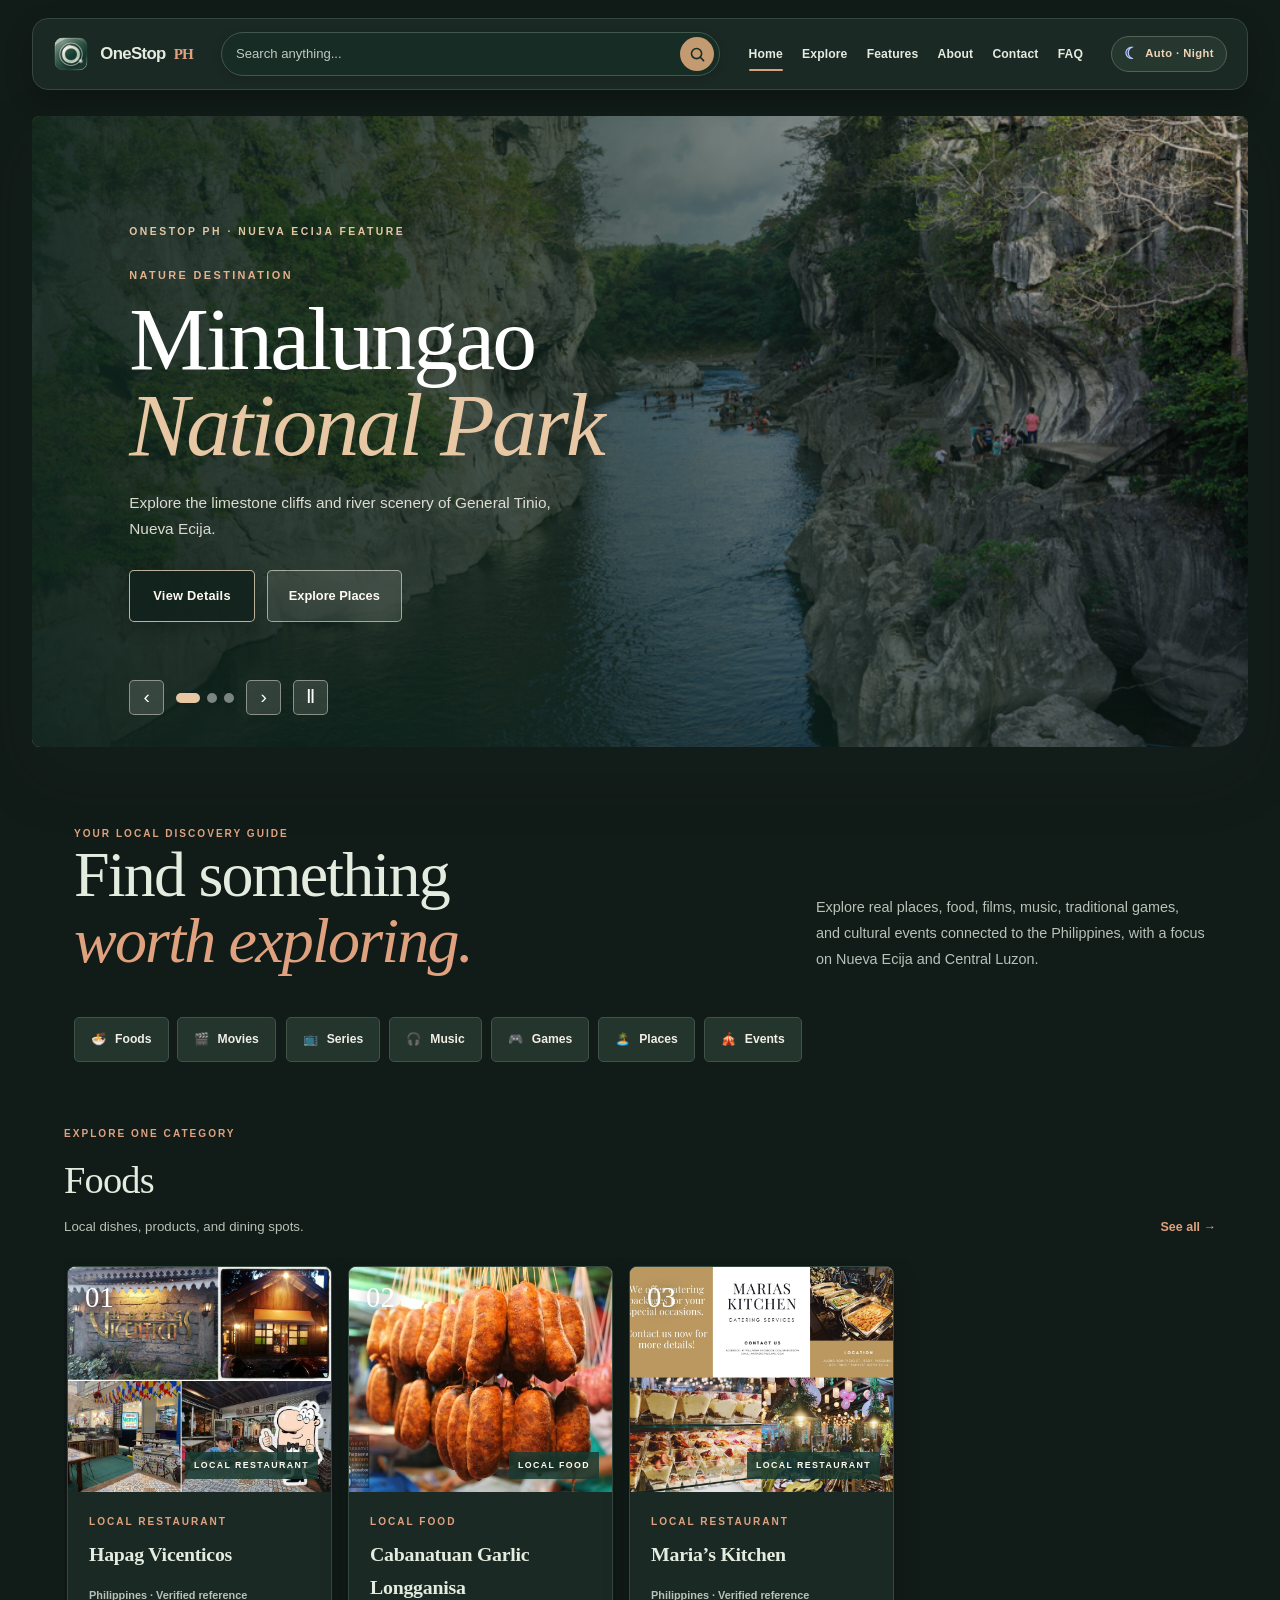
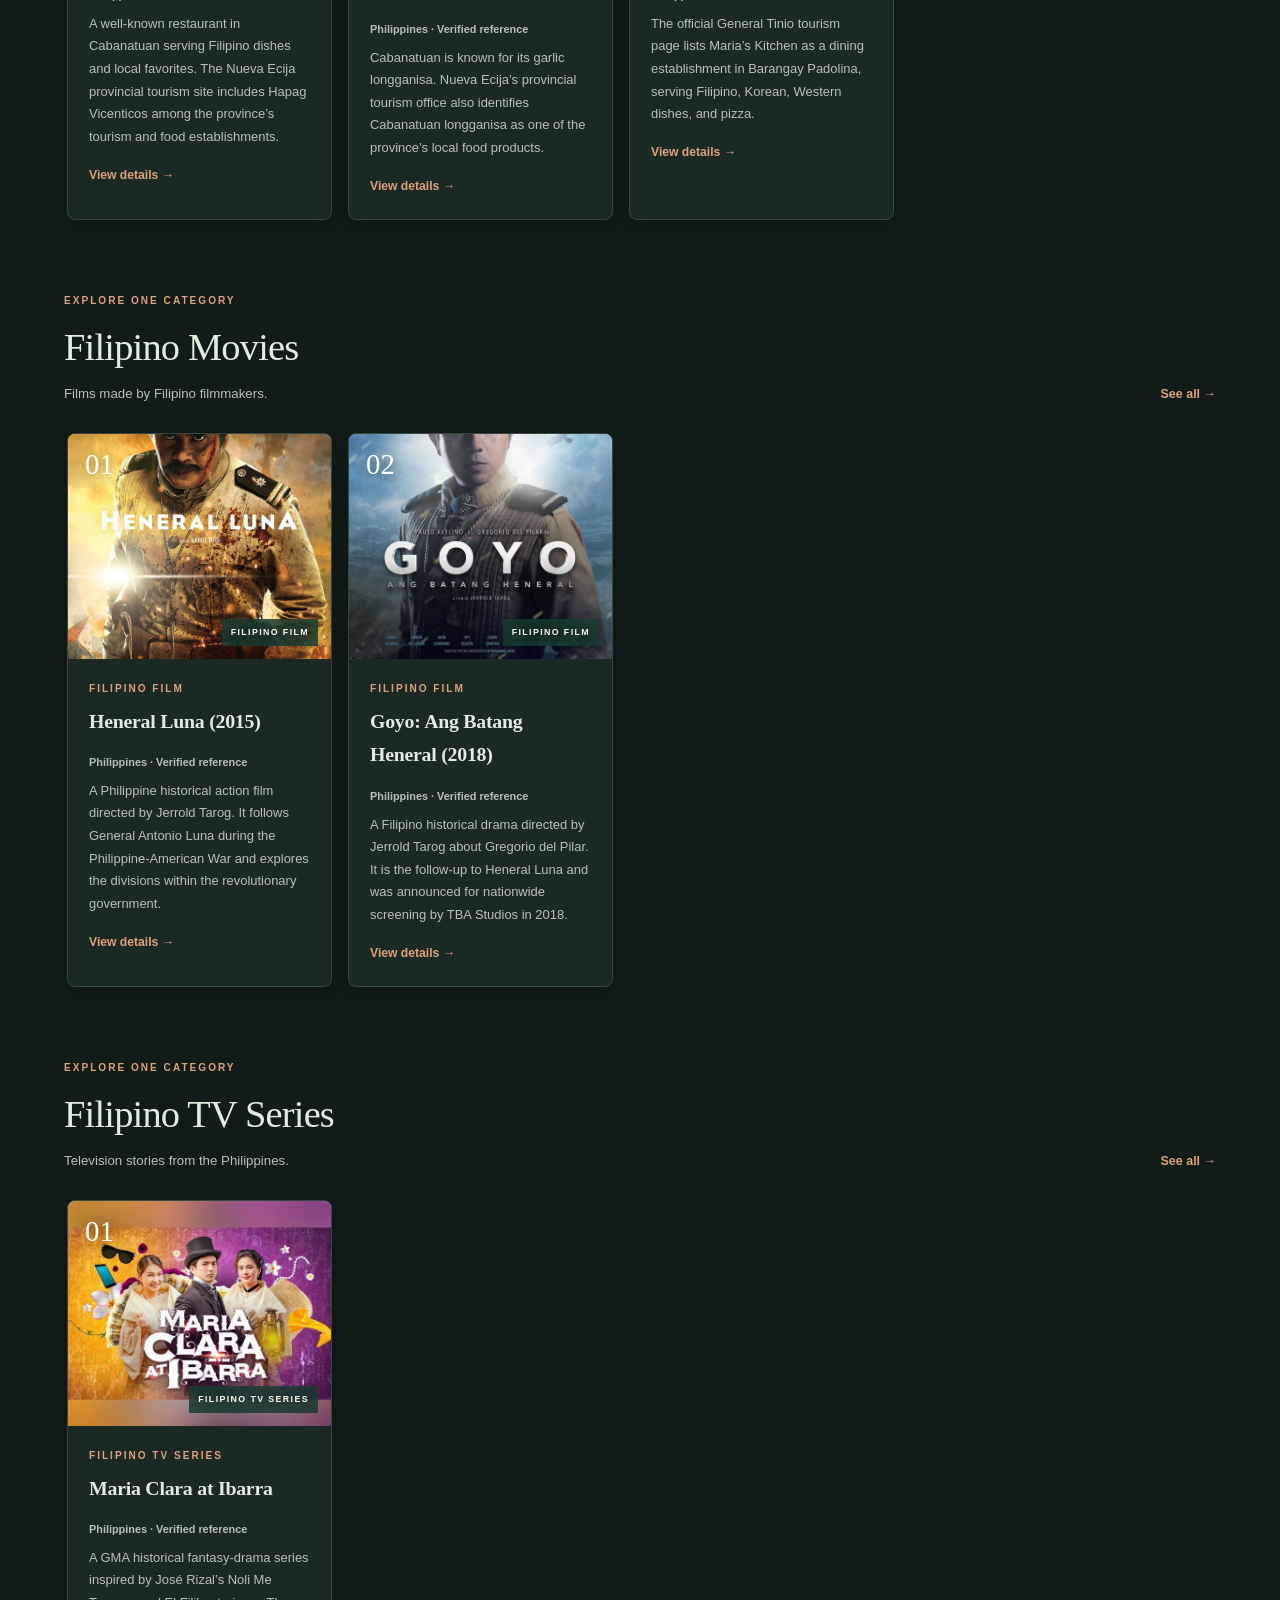
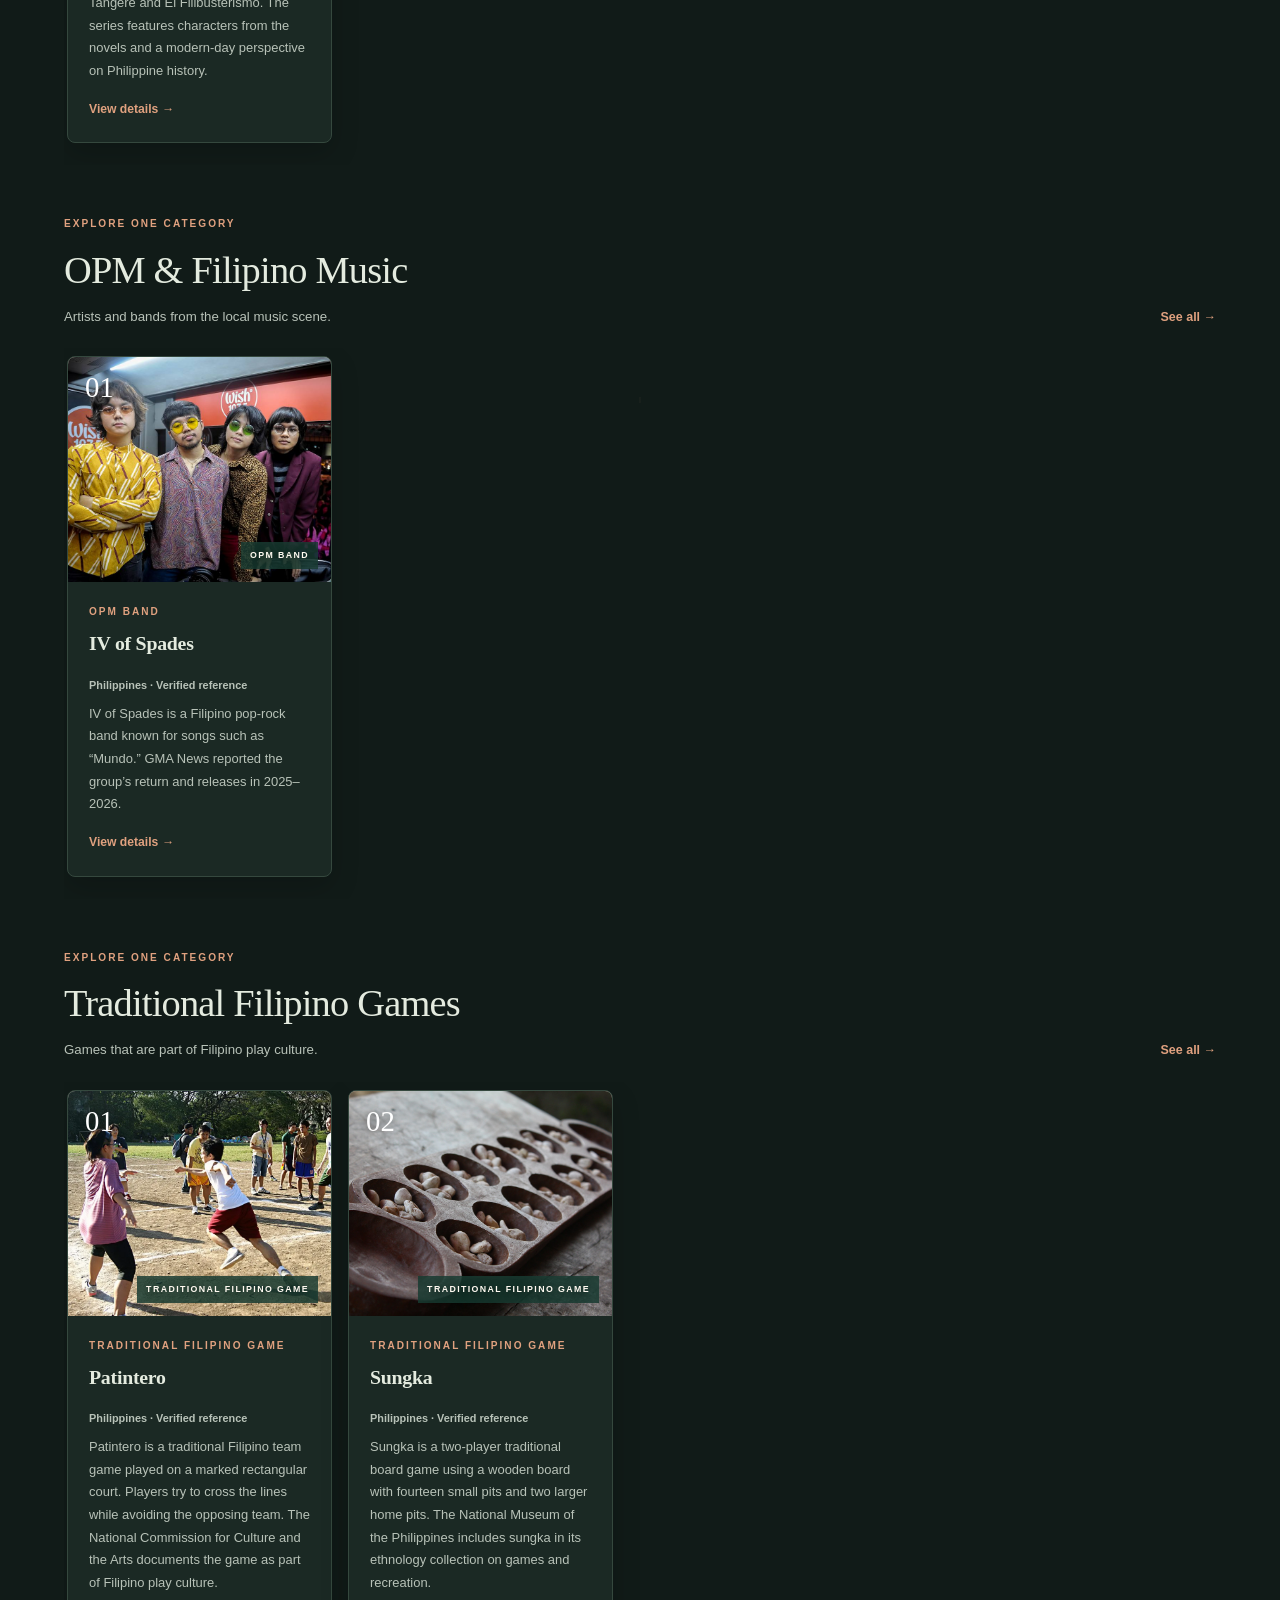
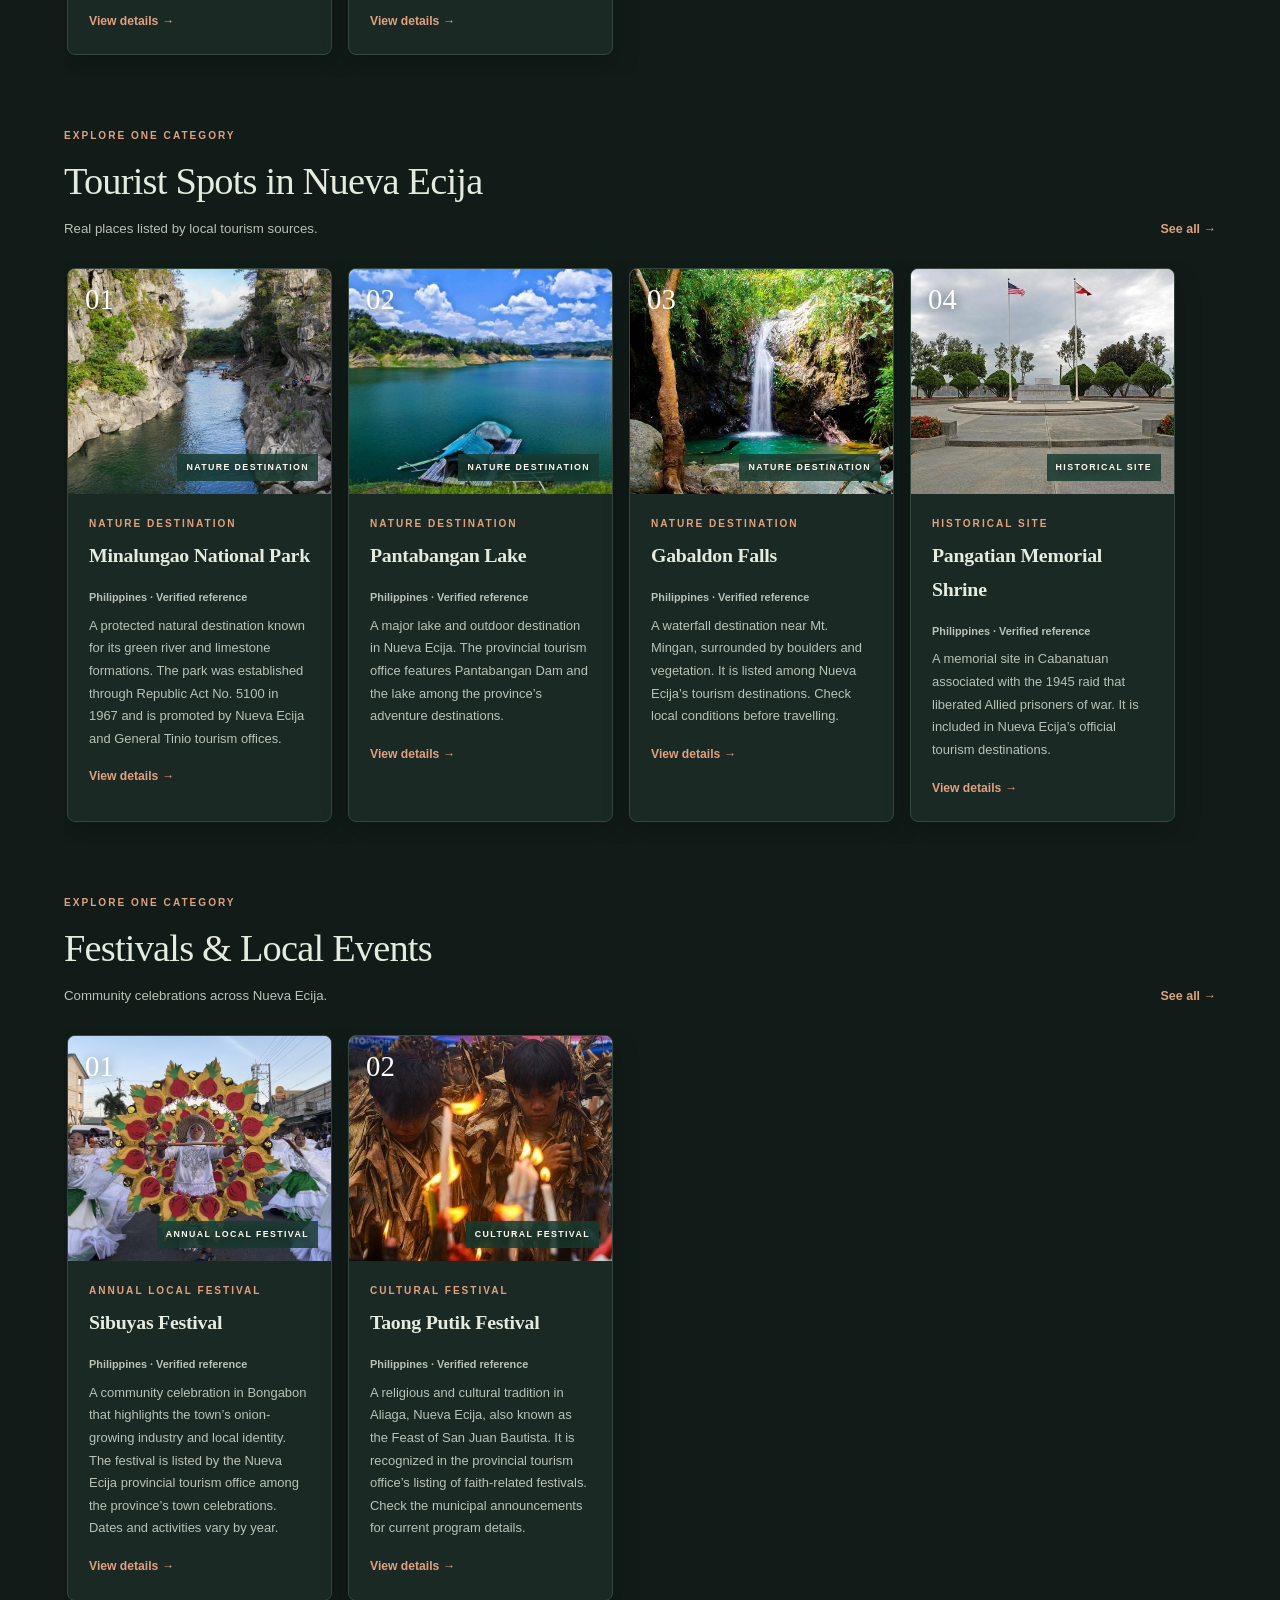
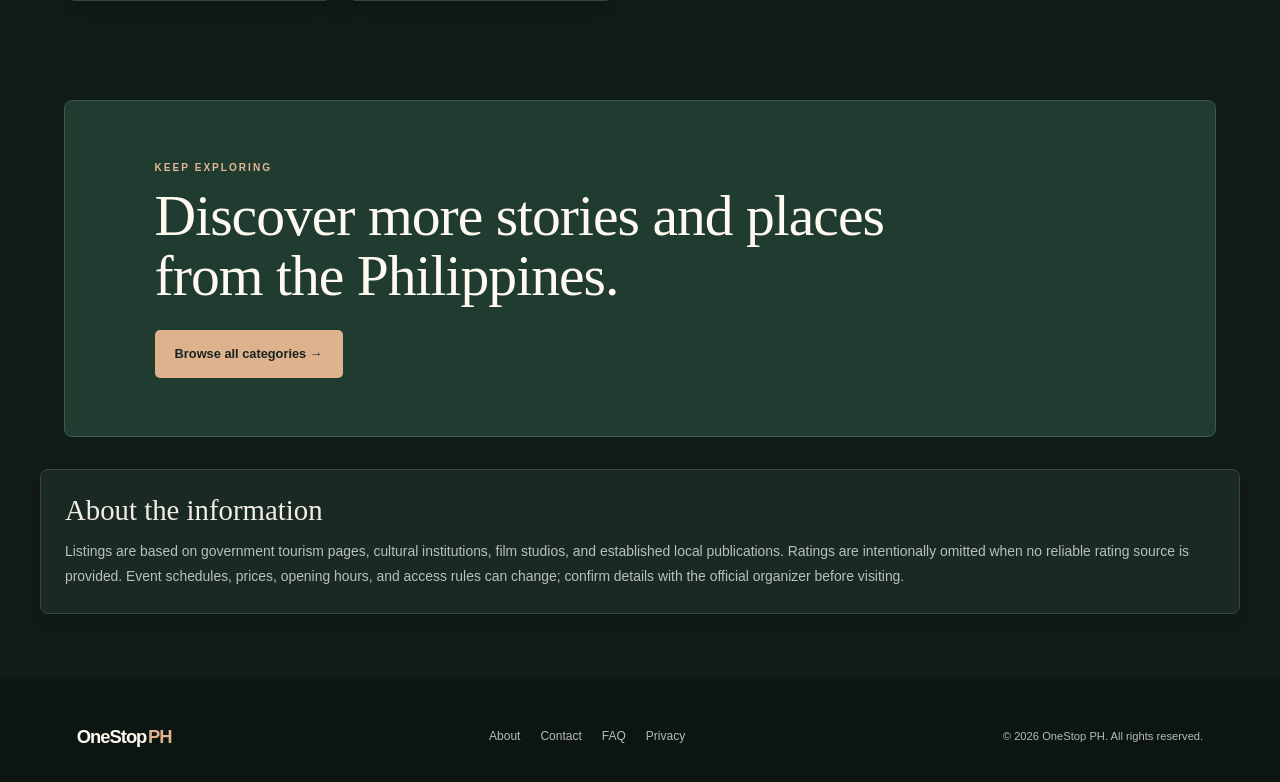
<file: index.html>
<!DOCTYPE html>
<html lang="en">
    <head>
        <meta charset="UTF-8">
        <meta name="viewport" content="width=device-width, initial-scale=1.0">
        <meta name="description" content="Discover Filipino food, entertainment, games, events, and destinations with OneStop PH.">

        <title>OneStop PH | Discover Something Local</title>

        <link rel="icon" type="image/svg+xml" href="assets/favicon.svg">
        <meta name="theme-color" content="#183b32">
        <link rel="stylesheet" href="css/style.css">
    </head>

    <body>
        <header class="site-header">
            <a href="index.html" class="logo" aria-label="OneStop PH home">
                <img src="assets/favicon.svg" alt="" class="brand-mark">
                <span class="brand-word">OneStop</span>
                <span class="brand-ph">PH</span>
            </a>

            <button
                class="day-indicator"
                id="themeToggle"
                type="button"
                aria-label="Change appearance mode"
                aria-pressed="false"
                title="Appearance: automatic"
            >
                <span class="day-icon" id="dayIcon" aria-hidden="true">◐</span>
                <span class="day-label" id="dayLabel">Auto</span>
            </button>

            <div class="header-actions">
                <form class="search-form" action="search.html" method="get">
                    <input
                        type="search"
                        name="q"
                        autocomplete="off"
                        placeholder="Search anything..."
                        aria-label="Search recommendations"
                    >

                    <button type="submit" aria-label="Submit search">
                        <svg
                            class="search-submit-icon"
                            viewBox="0 0 24 24"
                            aria-hidden="true"
                            focusable="false"
                        >
                            <circle cx="10.8" cy="10.8" r="6.4"/>
                            <path d="m15.5 15.5 4.2 4.2"/>
                        </svg>
                    </button>
                </form>

                <button
                    class="menu-toggle"
                    type="button"
                    aria-label="Toggle navigation"
                    aria-expanded="false"
                >
                    ☰
                </button>
            </div>

            <nav class="main-nav" aria-label="Main navigation">
                <a href="index.html" class="active">Home</a>
                <a href="search.html">Explore</a>
                <a href="features.html">Features</a>
                <a href="about.html">About</a>
                <a href="contact.html">Contact</a>
                <a href="faq.html">FAQ</a>
            </nav>
        </header>

        <main>
            <!-- Featured Hero Section -->
            <section class="featured-hero" aria-label="Featured local discoveries">
                <img
                    class="hero-background-image"
                    src="assets/images/recommendations/minalungaonationalpark.jpg"
                    alt="Minalungao National Park in Nueva Ecija"
                    fetchpriority="high"
                >

                <div class="hero-shade"></div>

                <div class="hero-feature active" data-slide="0">
                    <span class="featured-kicker">ONESTOP PH · NUEVA ECIJA FEATURE</span>

                    <p class="featured-category">NATURE DESTINATION</p>

                    <h1>
                        Minalungao<br>
                        <span>National Park</span>
                    </h1>

                    <p class="featured-description">
                        Explore the limestone cliffs and river scenery of General Tinio, Nueva Ecija.
                    </p>

                    <div class="featured-actions">
                        <a class="button button-light" href="detail.html?id=minalungao-national-park">
                            View Details
                        </a>

                        <a class="button button-glass" href="search.html?cat=spots">
                            Explore Places
                        </a>
                    </div>
                </div>

                <div class="hero-feature" data-slide="1">
                    <span class="featured-kicker">ONESTOP PH · LOCAL FOOD</span>

                    <p class="featured-category">FOODS</p>

                    <h1>
                        Cabanatuan<br>
                        <span>Garlic Longganisa</span>
                    </h1>

                    <p class="featured-description">
                        Discover a signature food product recognized by Nueva Ecija’s provincial tourism office.
                    </p>

                    <div class="featured-actions">
                        <a class="button button-light" href="detail.html?id=cabanatuan-longganisa">
                            View Details
                        </a>

                        <a class="button button-glass" href="category.html">
                            Explore Foods
                        </a>
                    </div>
                </div>

                <div class="hero-feature" data-slide="2">
                    <span class="featured-kicker">ONESTOP PH · CULTURAL FESTIVAL</span>

                    <p class="featured-category">LOCAL EVENTS</p>

                    <h1>
                        Sibuyas<br>
                        <span>Festival</span>
                    </h1>

                    <p class="featured-description">
                        A Bongabon celebration highlighting the town’s onion-growing heritage.
                    </p>

                    <div class="featured-actions">
                        <a class="button button-light" href="detail.html?id=sibuyas-festival">
                            View Details
                        </a>

                        <a class="button button-glass" href="search.html?cat=events">
                            Explore Events
                        </a>
                    </div>
                </div>

                <div class="hero-controls">
                    <button
                        class="hero-prev"
                        type="button"
                        aria-label="Previous featured recommendation"
                    >
                        ‹
                    </button>

                    <div class="hero-dots">
                        <button
                            class="hero-dot active"
                            type="button"
                            aria-label="Show featured item 1"
                        ></button>

                        <button
                            class="hero-dot"
                            type="button"
                            aria-label="Show featured item 2"
                        ></button>

                        <button
                            class="hero-dot"
                            type="button"
                            aria-label="Show featured item 3"
                        ></button>
                    </div>

                    <button
                        class="hero-next"
                        type="button"
                        aria-label="Next featured recommendation"
                    >
                        ›
                    </button>

                    <button
                        class="hero-pause"
                        type="button"
                        aria-label="Pause automatic featured rotation"
                    >
                        Ⅱ
                    </button>
                </div>
            </section>

            <!-- Home Introduction Section -->
            <section class="home-intro">
                <div>
                    <p class="eyebrow">YOUR LOCAL DISCOVERY GUIDE</p>

                    <h2>
                        Find something<br>
                        <span>worth exploring.</span>
                    </h2>
                </div>

                <p>
                    Explore real places, food, films, music, traditional games, and cultural events connected to the Philippines, with a focus on Nueva Ecija and Central Luzon.
                </p>
            </section>

            <!-- Quick Categories Section -->
            <section class="quick-categories">
                <a href="category.html">🍜 <span>Foods</span></a>
                <a href="search.html?cat=movies">🎬 <span>Movies</span></a>
                <a href="search.html?cat=series">📺 <span>Series</span></a>
                <a href="search.html?cat=music">🎧 <span>Music</span></a>
                <a href="search.html?cat=games">🎮 <span>Games</span></a>
                <a href="search.html?cat=spots">🏝️ <span>Places</span></a>
                <a href="search.html?cat=events">🎪 <span>Events</span></a>
            </section>

            <!-- Foods Section -->
            <section class="content-row" aria-label="Foods">
                <div class="row-heading">
                    <div>
                        <p class="eyebrow">EXPLORE ONE CATEGORY</p>
                        <h2>Foods</h2>
                        <p>Local dishes, products, and dining spots.</p>
                    </div>

                    <a href="category.html" class="row-see-all">
                        See all <span>→</span>
                    </a>
                </div>

                <div class="carousel-shell">
                    <button
                        class="row-arrow row-prev"
                        type="button"
                        aria-label="Scroll Food & Restaurants left"
                    >
                        ‹
                    </button>

                    <div class="horizontal-track" tabindex="0">
                        <article
                            class="recommendation-card row-card"
                            data-id="hapag-vicenticos"
                            data-name="Hapag Vicenticos"
                            data-category="food"
                            data-keywords="restaurant Filipino food Cabanatuan Nueva Ecija dining"
                        >
                            <div class="visual visual-food">
                                <img
                                    class="card-image"
                                    src="assets/images/recommendations/Vicenticos.jpg"
                                    alt="Hapag Vicenticos restaurant facade and dining area"
                                    loading="lazy"
                                    referrerpolicy="no-referrer"
                                >

                                <span>01</span>
                                <small>LOCAL RESTAURANT</small>
                            </div>

                            <div class="card-body">
                                <p class="tag">LOCAL RESTAURANT</p>
                                <h3>Hapag Vicenticos</h3>

                                <div class="rating">
                                    <strong>Philippines · Verified reference</strong>
                                </div>

                                <p>
                                    A well-known restaurant in Cabanatuan serving Filipino dishes and local favorites. The Nueva Ecija provincial tourism site includes Hapag Vicenticos among the province’s tourism and food establishments.
                                </p>

                                <a class="text-link" href="detail.html?id=hapag-vicenticos">
                                    View details →
                                </a>
                            </div>
                        </article>

                        <article
                            class="recommendation-card row-card"
                            data-id="cabanatuan-longganisa"
                            data-name="Cabanatuan Garlic Longganisa"
                            data-category="food"
                            data-keywords="longganisa garlic sausage local food Cabanatuan Nueva Ecija"
                        >
                            <div class="visual visual-food">
                                <img
                                    class="card-image"
                                    src="assets/images/recommendations/cabanatuan_longanisa.jpg"
                                    alt="Cabanatuan garlic longganisa at a local market"
                                    loading="lazy"
                                    referrerpolicy="no-referrer"
                                >

                                <span>02</span>
                                <small>LOCAL FOOD</small>
                            </div>

                            <div class="card-body">
                                <p class="tag">LOCAL FOOD</p>
                                <h3>Cabanatuan Garlic Longganisa</h3>

                                <div class="rating">
                                    <strong>Philippines · Verified reference</strong>
                                </div>

                                <p>
                                    Cabanatuan is known for its garlic longganisa. Nueva Ecija’s provincial tourism office also identifies Cabanatuan longganisa as one of the province’s local food products.
                                </p>

                                <a class="text-link" href="detail.html?id=cabanatuan-longganisa">
                                    View details →
                                </a>
                            </div>
                        </article>

                        <article
                            class="recommendation-card row-card"
                            data-id="marias-kitchen"
                            data-name="Maria’s Kitchen"
                            data-category="food"
                            data-keywords="restaurant Filipino Korean Western pizza General Tinio"
                        >
                            <div class="visual visual-food">
                                <img
                                    class="card-image"
                                    src="assets/images/recommendations/marias_kitchen.jpg"
                                    alt="Filipino food from Nueva Ecija; illustrative food photograph"
                                    loading="lazy"
                                    referrerpolicy="no-referrer"
                                >

                                <span>03</span>
                                <small>LOCAL RESTAURANT</small>
                            </div>

                            <div class="card-body">
                                <p class="tag">LOCAL RESTAURANT</p>
                                <h3>Maria’s Kitchen</h3>

                                <div class="rating">
                                    <strong>Philippines · Verified reference</strong>
                                </div>

                                <p>
                                    The official General Tinio tourism page lists Maria’s Kitchen as a dining establishment in Barangay Padolina, serving Filipino, Korean, Western dishes, and pizza.
                                </p>

                                <a class="text-link" href="detail.html?id=marias-kitchen">
                                    View details →
                                </a>
                            </div>
                        </article>
                    </div>

                    <button
                        class="row-arrow row-next"
                        type="button"
                        aria-label="Scroll Food & Restaurants right"
                    >
                        ›
                    </button>
                </div>
            </section>

            <!-- Filipino Movies Section -->
            <section class="content-row" aria-label="Filipino Movies">
                <div class="row-heading">
                    <div>
                        <p class="eyebrow">EXPLORE ONE CATEGORY</p>
                        <h2>Filipino Movies</h2>
                        <p>Films made by Filipino filmmakers.</p>
                    </div>

                    <a href="search.html?cat=movies" class="row-see-all">
                        See all <span>→</span>
                    </a>
                </div>

                <div class="carousel-shell">
                    <button
                        class="row-arrow row-prev"
                        type="button"
                        aria-label="Scroll Filipino Movies left"
                    >
                        ‹
                    </button>

                    <div class="horizontal-track" tabindex="0">
                        <article
                            class="recommendation-card row-card"
                            data-id="heneral-luna"
                            data-name="Heneral Luna (2015)"
                            data-category="movies"
                            data-keywords="movie film historical action Jerrold Tarog John Arcilla TBA Studios"
                        >
                            <div class="visual visual-film">
                                <img
                                    class="card-image"
                                    src="assets/images/recommendations/heneral_luna.webp"
                                    alt="Heneral Luna film poster"
                                    loading="lazy"
                                    referrerpolicy="no-referrer"
                                >

                                <span>01</span>
                                <small>FILIPINO FILM</small>
                            </div>

                            <div class="card-body">
                                <p class="tag">FILIPINO FILM</p>
                                <h3>Heneral Luna (2015)</h3>

                                <div class="rating">
                                    <strong>Philippines · Verified reference</strong>
                                </div>

                                <p>
                                    A Philippine historical action film directed by Jerrold Tarog. It follows General Antonio Luna during the Philippine-American War and explores the divisions within the revolutionary government.
                                </p>

                                <a class="text-link" href="detail.html?id=heneral-luna">
                                    View details →
                                </a>
                            </div>
                        </article>

                        <article
                            class="recommendation-card row-card"
                            data-id="goyo-ang-batang-heneral"
                            data-name="Goyo: Ang Batang Heneral (2018)"
                            data-category="movies"
                            data-keywords="movie film historical drama Paulo Avelino Jerrold Tarog"
                        >
                            <div class="visual visual-film">
                                <img
                                    class="card-image"
                                    src="assets/images/recommendations/goyo_ang_batang_heneral.jpg"
                                    alt="Goyo Ang Batang Heneral film poster"
                                    loading="lazy"
                                    referrerpolicy="no-referrer"
                                >

                                <span>02</span>
                                <small>FILIPINO FILM</small>
                            </div>

                            <div class="card-body">
                                <p class="tag">FILIPINO FILM</p>
                                <h3>Goyo: Ang Batang Heneral (2018)</h3>

                                <div class="rating">
                                    <strong>Philippines · Verified reference</strong>
                                </div>

                                <p>
                                    A Filipino historical drama directed by Jerrold Tarog about Gregorio del Pilar. It is the follow-up to Heneral Luna and was announced for nationwide screening by TBA Studios in 2018.
                                </p>

                                <a class="text-link" href="detail.html?id=goyo-ang-batang-heneral">
                                    View details →
                                </a>
                            </div>
                        </article>
                    </div>

                    <button
                        class="row-arrow row-next"
                        type="button"
                        aria-label="Scroll Filipino Movies right"
                    >
                        ›
                    </button>
                </div>
            </section>

            <!-- Filipino TV Series Section -->
            <section class="content-row" aria-label="Filipino TV Series">
                <div class="row-heading">
                    <div>
                        <p class="eyebrow">EXPLORE ONE CATEGORY</p>
                        <h2>Filipino TV Series</h2>
                        <p>Television stories from the Philippines.</p>
                    </div>

                    <a href="search.html?cat=series" class="row-see-all">
                        See all <span>→</span>
                    </a>
                </div>

                <div class="carousel-shell">
                    <button
                        class="row-arrow row-prev"
                        type="button"
                        aria-label="Scroll Filipino TV Series left"
                    >
                        ‹
                    </button>

                    <div class="horizontal-track" tabindex="0">
                        <article
                            class="recommendation-card row-card"
                            data-id="maria-clara-at-ibarra"
                            data-name="Maria Clara at Ibarra"
                            data-category="series"
                            data-keywords="GMA television series historical drama Barbie Forteza Dennis Trillo"
                        >
                            <div class="visual visual-film">
                                <img
                                    class="card-image"
                                    src="assets/images/recommendations/mariaclara_ibarra.png"
                                    alt="Maria Clara at Ibarra promotional image"
                                    loading="lazy"
                                    referrerpolicy="no-referrer"
                                >

                                <span>01</span>
                                <small>FILIPINO TV SERIES</small>
                            </div>

                            <div class="card-body">
                                <p class="tag">FILIPINO TV SERIES</p>
                                <h3>Maria Clara at Ibarra</h3>

                                <div class="rating">
                                    <strong>Philippines · Verified reference</strong>
                                </div>

                                <p>
                                    A GMA historical fantasy-drama series inspired by José Rizal’s Noli Me Tangere and El Filibusterismo. The series features characters from the novels and a modern-day perspective on Philippine history.
                                </p>

                                <a class="text-link" href="detail.html?id=maria-clara-at-ibarra">
                                    View details →
                                </a>
                            </div>
                        </article>
                    </div>

                    <button
                        class="row-arrow row-next"
                        type="button"
                        aria-label="Scroll Filipino TV Series right"
                    >
                        ›
                    </button>
                </div>
            </section>

            <!-- OPM and Filipino Music Section -->
            <section class="content-row" aria-label="OPM & Filipino Music">
                <div class="row-heading">
                    <div>
                        <p class="eyebrow">EXPLORE ONE CATEGORY</p>
                        <h2>OPM & Filipino Music</h2>
                        <p>Artists and bands from the local music scene.</p>
                    </div>

                    <a href="search.html?cat=music" class="row-see-all">
                        See all <span>→</span>
                    </a>
                </div>

                <div class="carousel-shell">
                    <button
                        class="row-arrow row-prev"
                        type="button"
                        aria-label="Scroll OPM & Filipino Music left"
                    >
                        ‹
                    </button>

                    <div class="horizontal-track" tabindex="0">
                        <article
                            class="recommendation-card row-card"
                            data-id="iv-of-spades"
                            data-name="IV of Spades"
                            data-category="music"
                            data-keywords="OPM Filipino band pop rock Mundo Aura Andalucia"
                        >
                            <div class="visual visual-music">
                                <img
                                    class="card-image"
                                    src="assets/images/recommendations/IV_of_Spades.jpeg"
                                    alt="IV of Spades band members"
                                    loading="lazy"
                                    referrerpolicy="no-referrer"
                                >

                                <span>01</span>
                                <small>OPM BAND</small>
                            </div>

                            <div class="card-body">
                                <p class="tag">OPM BAND</p>
                                <h3>IV of Spades</h3>

                                <div class="rating">
                                    <strong>Philippines · Verified reference</strong>
                                </div>

                                <p>
                                    IV of Spades is a Filipino pop-rock band known for songs such as “Mundo.” GMA News reported the group’s return and releases in 2025–2026.
                                </p>

                                <a class="text-link" href="detail.html?id=iv-of-spades">
                                    View details →
                                </a>
                            </div>
                        </article>
                    </div>

                    <button
                        class="row-arrow row-next"
                        type="button"
                        aria-label="Scroll OPM & Filipino Music right"
                    >
                        ›
                    </button>
                </div>
            </section>

            <!-- Traditional Filipino Games Section -->
            <section class="content-row" aria-label="Traditional Filipino Games">
                <div class="row-heading">
                    <div>
                        <p class="eyebrow">EXPLORE ONE CATEGORY</p>
                        <h2>Traditional Filipino Games</h2>
                        <p>Games that are part of Filipino play culture.</p>
                    </div>

                    <a href="search.html?cat=games" class="row-see-all">
                        See all <span>→</span>
                    </a>
                </div>

                <div class="carousel-shell">
                    <button
                        class="row-arrow row-prev"
                        type="button"
                        aria-label="Scroll Traditional Filipino Games left"
                    >
                        ‹
                    </button>

                    <div class="horizontal-track" tabindex="0">
                        <article
                            class="recommendation-card row-card"
                            data-id="patintero"
                            data-name="Patintero"
                            data-category="games"
                            data-keywords="traditional Filipino game larong pinoy street game"
                        >
                            <div class="visual visual-event">
                                <img
                                    class="card-image"
                                    src="assets/images/recommendations/Patintero.jpg"
                                    alt="Young people playing patintero on a marked court"
                                    loading="lazy"
                                    referrerpolicy="no-referrer"
                                >

                                <span>01</span>
                                <small>TRADITIONAL FILIPINO GAME</small>
                            </div>

                            <div class="card-body">
                                <p class="tag">TRADITIONAL FILIPINO GAME</p>
                                <h3>Patintero</h3>

                                <div class="rating">
                                    <strong>Philippines · Verified reference</strong>
                                </div>

                                <p>
                                    Patintero is a traditional Filipino team game played on a marked rectangular court. Players try to cross the lines while avoiding the opposing team. The National Commission for Culture and the Arts documents the game as part of Filipino play culture.
                                </p>

                                <a class="text-link" href="detail.html?id=patintero">
                                    View details →
                                </a>
                            </div>
                        </article>

                        <article
                            class="recommendation-card row-card"
                            data-id="sungka"
                            data-name="Sungka"
                            data-category="games"
                            data-keywords="sungka board game traditional Filipino culture"
                        >
                            <div class="visual visual-music">
                                <img
                                    class="card-image"
                                    src="assets/images/recommendations/sungka.jpg"
                                    alt="Traditional wooden sungka board with shells"
                                    loading="lazy"
                                    referrerpolicy="no-referrer"
                                >

                                <span>02</span>
                                <small>TRADITIONAL FILIPINO GAME</small>
                            </div>

                            <div class="card-body">
                                <p class="tag">TRADITIONAL FILIPINO GAME</p>
                                <h3>Sungka</h3>

                                <div class="rating">
                                    <strong>Philippines · Verified reference</strong>
                                </div>

                                <p>
                                    Sungka is a two-player traditional board game using a wooden board with fourteen small pits and two larger home pits. The National Museum of the Philippines includes sungka in its ethnology collection on games and recreation.
                                </p>

                                <a class="text-link" href="detail.html?id=sungka">
                                    View details →
                                </a>
                            </div>
                        </article>
                    </div>

                    <button
                        class="row-arrow row-next"
                        type="button"
                        aria-label="Scroll Traditional Filipino Games right"
                    >
                        ›
                    </button>
                </div>
            </section>

            <!-- Tourist Spots in Nueva Ecija Section -->
            <section class="content-row" aria-label="Tourist Spots in Nueva Ecija">
                <div class="row-heading">
                    <div>
                        <p class="eyebrow">EXPLORE ONE CATEGORY</p>
                        <h2>Tourist Spots in Nueva Ecija</h2>
                        <p>Real places listed by local tourism sources.</p>
                    </div>

                    <a href="search.html?cat=spots" class="row-see-all">
                        See all <span>→</span>
                    </a>
                </div>

                <div class="carousel-shell">
                    <button
                        class="row-arrow row-prev"
                        type="button"
                        aria-label="Scroll Tourist Spots in Nueva Ecija left"
                    >
                        ‹
                    </button>

                    <div class="horizontal-track" tabindex="0">
                        <article
                            class="recommendation-card row-card"
                            data-id="minalungao-national-park"
                            data-name="Minalungao National Park"
                            data-category="spots"
                            data-keywords="Minalungao river limestone eco tourism Nueva Ecija General Tinio"
                        >
                            <div class="visual visual-travel">
                                <img
                                    class="card-image"
                                    src="assets/images/recommendations/minalungaonationalpark.jpg"
                                    alt="Minalungao National Park river between limestone cliffs"
                                    loading="lazy"
                                    referrerpolicy="no-referrer"
                                >

                                <span>01</span>
                                <small>NATURE DESTINATION</small>
                            </div>

                            <div class="card-body">
                                <p class="tag">NATURE DESTINATION</p>
                                <h3>Minalungao National Park</h3>

                                <div class="rating">
                                    <strong>Philippines · Verified reference</strong>
                                </div>

                                <p>
                                    A protected natural destination known for its green river and limestone formations. The park was established through Republic Act No. 5100 in 1967 and is promoted by Nueva Ecija and General Tinio tourism offices.
                                </p>

                                <a class="text-link" href="detail.html?id=minalungao-national-park">
                                    View details →
                                </a>
                            </div>
                        </article>

                        <article
                            class="recommendation-card row-card"
                            data-id="pantabangan-lake"
                            data-name="Pantabangan Lake"
                            data-category="spots"
                            data-keywords="Pantabangan Lake dam reservoir mountain Nueva Ecija"
                        >
                            <div class="visual visual-travel">
                                <img
                                    class="card-image"
                                    src="assets/images/recommendations/pantabangan.jpg"
                                    alt="Pantabangan Lake with floating raft houses"
                                    loading="lazy"
                                    referrerpolicy="no-referrer"
                                >

                                <span>02</span>
                                <small>NATURE DESTINATION</small>
                            </div>

                            <div class="card-body">
                                <p class="tag">NATURE DESTINATION</p>
                                <h3>Pantabangan Lake</h3>

                                <div class="rating">
                                    <strong>Philippines · Verified reference</strong>
                                </div>

                                <p>
                                    A major lake and outdoor destination in Nueva Ecija. The provincial tourism office features Pantabangan Dam and the lake among the province’s adventure destinations.
                                </p>

                                <a class="text-link" href="detail.html?id=pantabangan-lake">
                                    View details →
                                </a>
                            </div>
                        </article>

                        <article
                            class="recommendation-card row-card"
                            data-id="gabaldon-falls"
                            data-name="Gabaldon Falls"
                            data-category="spots"
                            data-keywords="waterfall Gabaldon Nueva Ecija Mt Mingan nature"
                        >
                            <div class="visual visual-travel">
                                <img
                                    class="card-image"
                                    src="assets/images/recommendations/gabaldonfalls.webp"
                                    alt="Gabaldon Falls surrounded by tropical vegetation"
                                    loading="lazy"
                                    referrerpolicy="no-referrer"
                                >

                                <span>03</span>
                                <small>NATURE DESTINATION</small>
                            </div>

                            <div class="card-body">
                                <p class="tag">NATURE DESTINATION</p>
                                <h3>Gabaldon Falls</h3>

                                <div class="rating">
                                    <strong>Philippines · Verified reference</strong>
                                </div>

                                <p>
                                    A waterfall destination near Mt. Mingan, surrounded by boulders and vegetation. It is listed among Nueva Ecija’s tourism destinations. Check local conditions before travelling.
                                </p>

                                <a class="text-link" href="detail.html?id=gabaldon-falls">
                                    View details →
                                </a>
                            </div>
                        </article>

                        <article
                            class="recommendation-card row-card"
                            data-id="camp-pangatian-shrine"
                            data-name="Pangatian Memorial Shrine"
                            data-category="spots"
                            data-keywords="Pangatian shrine memorial historical site Cabanatuan WWII"
                        >
                            <div class="visual visual-travel">
                                <img
                                    class="card-image"
                                    src="assets/images/recommendations/camppangatiancabanatuannuevaecija.jpg"
                                    alt="Camp Pangatian memorial shrine in Cabanatuan"
                                    loading="lazy"
                                    referrerpolicy="no-referrer"
                                >

                                <span>04</span>
                                <small>HISTORICAL SITE</small>
                            </div>

                            <div class="card-body">
                                <p class="tag">HISTORICAL SITE</p>
                                <h3>Pangatian Memorial Shrine</h3>

                                <div class="rating">
                                    <strong>Philippines · Verified reference</strong>
                                </div>

                                <p>
                                    A memorial site in Cabanatuan associated with the 1945 raid that liberated Allied prisoners of war. It is included in Nueva Ecija’s official tourism destinations.
                                </p>

                                <a class="text-link" href="detail.html?id=camp-pangatian-shrine">
                                    View details →
                                </a>
                            </div>
                        </article>
                    </div>

                    <button
                        class="row-arrow row-next"
                        type="button"
                        aria-label="Scroll Tourist Spots in Nueva Ecija right"
                    >
                        ›
                    </button>
                </div>
            </section>

            <!-- Festivals and Local Events Section -->
            <section class="content-row" aria-label="Festivals & Local Events">
                <div class="row-heading">
                    <div>
                        <p class="eyebrow">EXPLORE ONE CATEGORY</p>
                        <h2>Festivals & Local Events</h2>
                        <p>Community celebrations across Nueva Ecija.</p>
                    </div>

                    <a href="search.html?cat=events" class="row-see-all">
                        See all <span>→</span>
                    </a>
                </div>

                <div class="carousel-shell">
                    <button
                        class="row-arrow row-prev"
                        type="button"
                        aria-label="Scroll Festivals & Local Events left"
                    >
                        ‹
                    </button>

                    <div class="horizontal-track" tabindex="0">
                        <article
                            class="recommendation-card row-card"
                            data-id="sibuyas-festival"
                            data-name="Sibuyas Festival"
                            data-category="events"
                            data-keywords="Sibuyas Festival Bongabon onion Nueva Ecija parade"
                        >
                            <div class="visual visual-event">
                                <img
                                    class="card-image"
                                    src="assets/images/recommendations/onioninspiredpropduringthestreetparadephotobyEdgarAllanMSembrano.jpg"
                                    alt="Sibuyas Festival street parade in Bongabon"
                                    loading="lazy"
                                    referrerpolicy="no-referrer"
                                >

                                <span>01</span>
                                <small>ANNUAL LOCAL FESTIVAL</small>
                            </div>

                            <div class="card-body">
                                <p class="tag">ANNUAL LOCAL FESTIVAL</p>
                                <h3>Sibuyas Festival</h3>

                                <div class="rating">
                                    <strong>Philippines · Verified reference</strong>
                                </div>

                                <p>
                                    A community celebration in Bongabon that highlights the town’s onion-growing industry and local identity. The festival is listed by the Nueva Ecija provincial tourism office among the province’s town celebrations. Dates and activities vary by year.
                                </p>

                                <a class="text-link" href="detail.html?id=sibuyas-festival">
                                    View details →
                                </a>
                            </div>
                        </article>

                        <article
                            class="recommendation-card row-card"
                            data-id="taong-putik-festival"
                            data-name="Taong Putik Festival"
                            data-category="events"
                            data-keywords="Taong Putik Festival Aliaga San Juan Bautista Nueva Ecija"
                        >
                            <div class="visual visual-event">
                                <img
                                    class="card-image"
                                    src="assets/images/recommendations/taong_putik.jpg"
                                    alt="Devotee taking part in the Taong Putik Festival in Aliaga, Nueva Ecija"
                                    loading="lazy"
                                    referrerpolicy="no-referrer"
                                >

                                <span>02</span>
                                <small>CULTURAL FESTIVAL</small>
                            </div>

                            <div class="card-body">
                                <p class="tag">CULTURAL FESTIVAL</p>
                                <h3>Taong Putik Festival</h3>

                                <div class="rating">
                                    <strong>Philippines · Verified reference</strong>
                                </div>

                                <p>
                                    A religious and cultural tradition in Aliaga, Nueva Ecija, also known as the Feast of San Juan Bautista. It is recognized in the provincial tourism office’s listing of faith-related festivals. Check the municipal announcements for current program details.
                                </p>

                                <a class="text-link" href="detail.html?id=taong-putik-festival">
                                    View details →
                                </a>
                            </div>
                        </article>
                    </div>

                    <button
                        class="row-arrow row-next"
                        type="button"
                        aria-label="Scroll Festivals & Local Events right"
                    >
                        ›
                    </button>
                </div>
            </section>

            <!-- Home Bottom Call to Action -->
            <section class="home-bottom-cta">
                <p class="eyebrow">KEEP EXPLORING</p>

                <h2>
                    Discover more stories and places from the Philippines.
                </h2>

                <a class="button button-dark" href="categories.html">
                    Browse all categories →
                </a>
            </section>

            <!-- Information Sources Section -->
            <section class="content-panel source-note">
                <h2>About the information</h2>

                <p>
                    Listings are based on government tourism pages, cultural institutions, film studios, and established local publications. Ratings are intentionally omitted when no reliable rating source is provided. Event schedules, prices, opening hours, and access rules can change; confirm details with the official organizer before visiting.
                </p>
            </section>
        </main>

        <!-- Footer Section -->
        <footer class="site-footer">
            <a href="index.html" class="logo">
                <span class="brand-word">OneStop</span>
                <span class="brand-ph">PH</span>
            </a>

            <div class="footer-links">
                <a href="about.html">About</a>
                <a href="contact.html">Contact</a>
                <a href="faq.html">FAQ</a>
                <a href="privacy.html">Privacy</a>
            </div>

            <p>© 2026 OneStop PH. All rights reserved.</p>
        </footer>

        <script src="js/script.js" defer></script>
    </body>
</html>
</file>
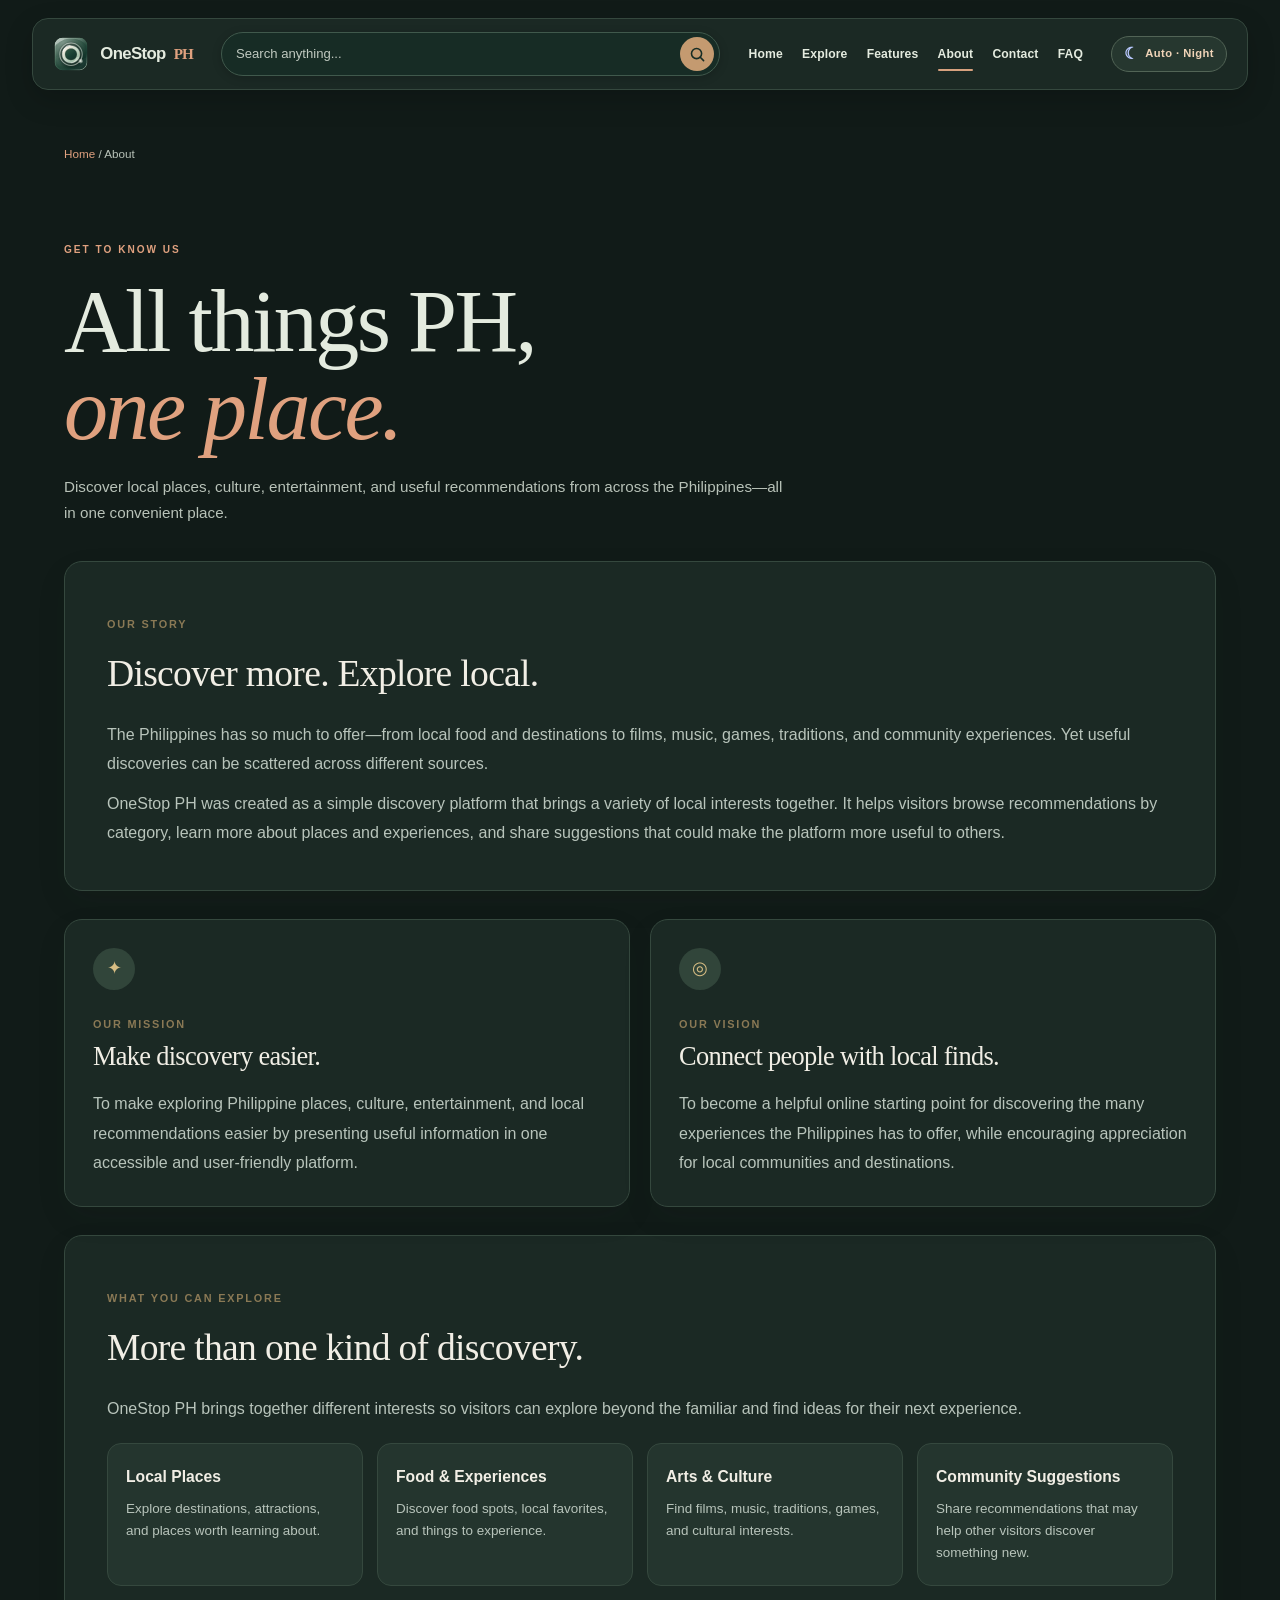
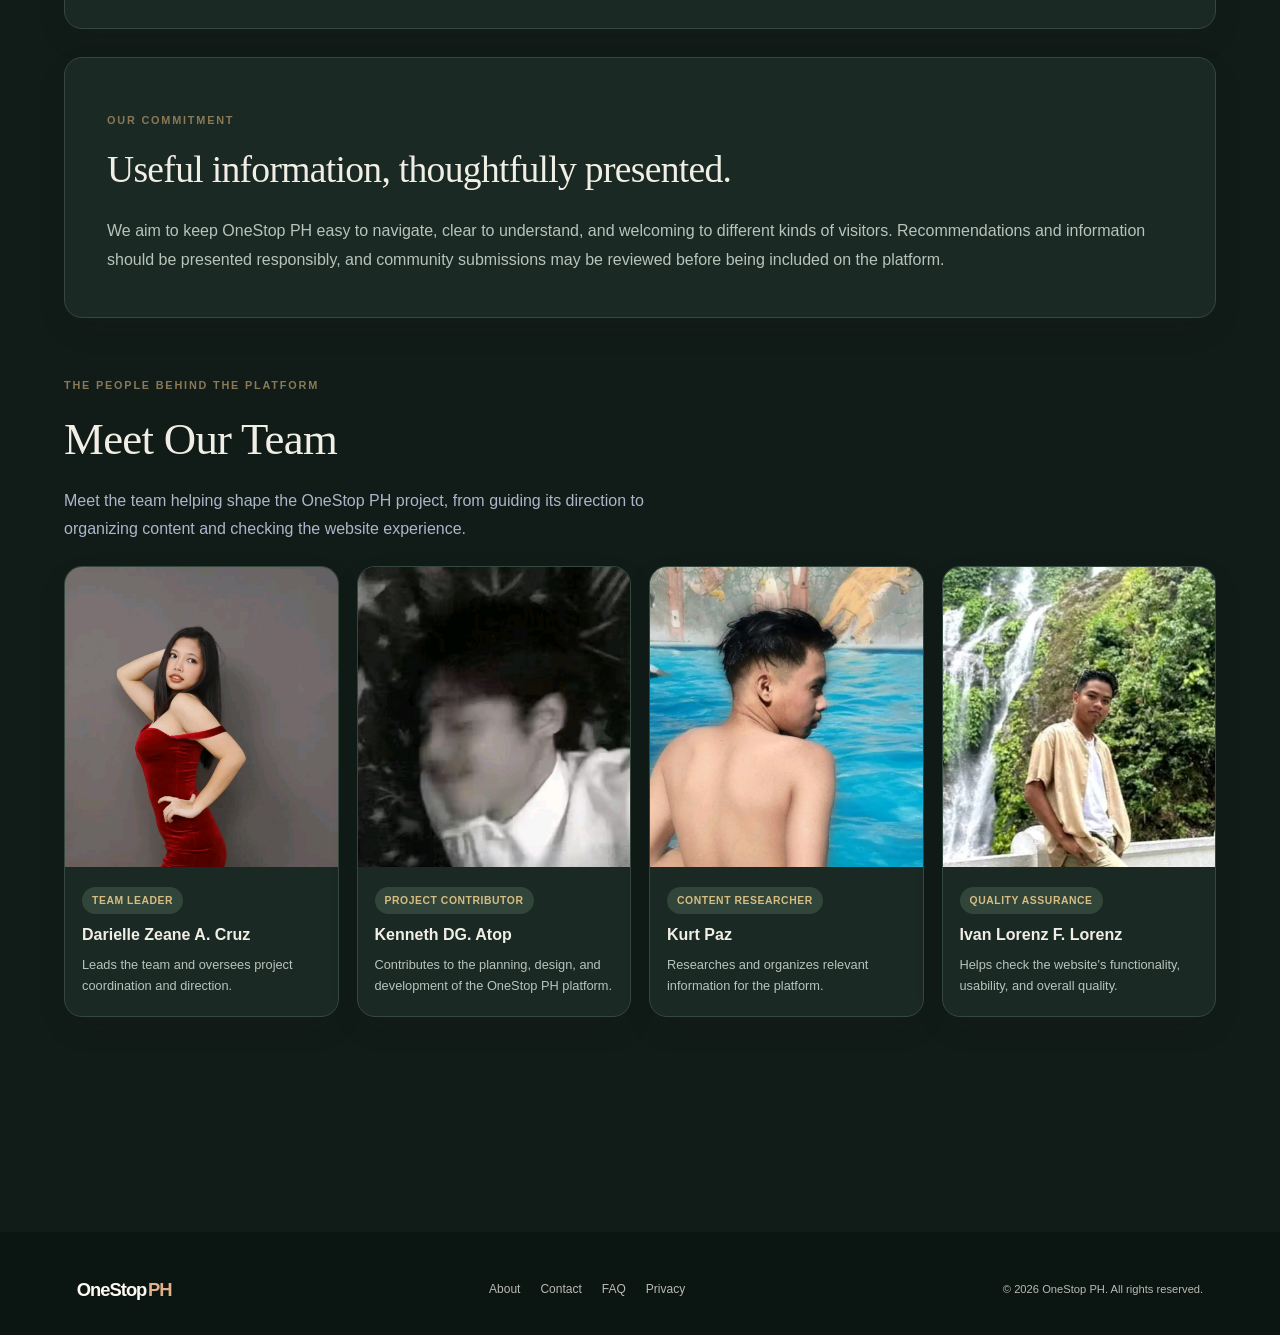
<file: about.html>
<!DOCTYPE html>
<html lang="en">
<head>
    <meta charset="UTF-8">
    <meta name="viewport" content="width=device-width, initial-scale=1.0">
    <meta name="description" content="Learn about OneStop PH, its mission, vision, values, and the team behind the platform.">

    <title>About OneStop PH | OneStop PH</title>

    <link rel="icon" type="image/svg+xml" href="assets/favicon.svg">
    <meta name="theme-color" content="#183b32">
    <link rel="stylesheet" href="css/style.css">

    <style>
        /* About page only */
        .about-page {
            --about-green: #173f32;
            --about-cream: #fffdf5;
            --about-paper: #f5f3e9;
            --about-gold: #c6a96b;
            --about-ink: #263b32;
            --about-muted: #68766d;
        }

        .about-page .page-intro {
            padding-bottom: 42px;
        }

        .about-page .page-intro > p:last-child {
            max-width: 720px;
        }

        .about-story,
        .about-principle,
        .team-card {
            background: var(--about-cream);
            color: var(--about-ink);
            border: 1px solid #e5e1d3;
            border-radius: 18px;
            box-shadow: 0 12px 32px rgba(24, 45, 35, .07);
        }

        .about-story {
            max-width: 100%;
            padding: clamp(24px, 4vw, 42px);
            margin: 0 0 28px;
        }

        .about-story h2,
        .about-principle h2,
        .team-section h2 {
            color: var(--about-green);
            font-family: Georgia, 'Times New Roman', serif;
            font-weight: 500;
            letter-spacing: -.7px;
        }

        .about-story h2 {
            font-size: clamp(1.7rem, 3vw, 2.35rem);
            margin: 8px 0 14px;
        }

        .about-story p,
        .about-principle p {
            color: #59685e;
            line-height: 1.85;
            margin-top: 10px;
        }

        .about-eyebrow {
            color: #8a7955 !important;
            font-size: .68rem;
            font-weight: 800;
            letter-spacing: 1.8px;
            text-transform: uppercase;
        }

        .about-principles {
            display: grid;
            grid-template-columns: repeat(2, minmax(0, 1fr));
            gap: 20px;
            margin: 28px 0;
        }

        .about-principle {
            padding: 28px;
        }

        .about-principle .principle-mark {
            display: inline-flex;
            align-items: center;
            justify-content: center;
            width: 42px;
            height: 42px;
            border-radius: 50%;
            background: #f1ecdc;
            color: #8a7955;
            font-size: 1.1rem;
            margin-bottom: 14px;
        }

        .about-principle h2 {
            font-size: 1.65rem;
            margin: 0 0 8px;
        }

        .about-values {
            display: grid;
            grid-template-columns: repeat(4, minmax(0, 1fr));
            gap: 14px;
            margin-top: 20px;
        }

        .about-value {
            padding: 20px 18px;
            border: 1px solid #e5e1d3;
            border-radius: 14px;
            background: #f7f5ec;
        }

        .about-value h3 {
            color: var(--about-green);
            font-size: .98rem;
            margin-bottom: 7px;
        }

        .about-value p {
            margin: 0;
            font-size: .84rem;
            line-height: 1.65;
        }

        .team-section {
            margin: 58px 0 70px;
        }

        .team-heading {
            max-width: 720px;
            margin-bottom: 24px;
        }

        .team-section h2 {
            font-size: clamp(2rem, 4vw, 2.8rem);
            margin: 7px 0 10px;
        }

        .team-heading > p:last-child {
            color: var(--muted);
            max-width: 650px;
        }

        .team-grid {
            display: grid;
            grid-template-columns: repeat(4, minmax(0, 1fr));
            gap: 18px;
        }

        .team-card {
            overflow: hidden;
            transition: transform .22s ease, box-shadow .22s ease;
        }

        .team-card:hover {
            transform: translateY(-4px);
            box-shadow: 0 18px 36px rgba(24, 45, 35, .12);
        }

        .team-photo {
            display: block;
            width: 100%;
            aspect-ratio: 4 / 4.4;
            object-fit: cover;
            background: #e9e4d5;
        }

        .team-info {
            padding: 18px 17px 20px;
        }

        .team-role {
            display: inline-block;
            color: #806d43;
            background: #f2eddf;
            border-radius: 30px;
            padding: 5px 10px;
            font-size: .65rem;
            font-weight: 800;
            letter-spacing: .55px;
            margin-bottom: 10px;
        }

        .team-info h3 {
            color: var(--about-green);
            font-size: 1rem;
            line-height: 1.4;
            margin: 0 0 7px;
        }

        .team-info p {
            color: #68766d;
            font-size: .8rem;
            line-height: 1.65;
            margin: 0;
        }

        .photo-note {
            color: var(--muted);
            font-size: .75rem;
            margin-top: 15px;
        }

        body.night-mode .about-page .about-story,
        body.night-mode .about-page .about-principle,
        body.night-mode .about-page .team-card {
            background: #1b2924;
            color: #f1eee5;
            border-color: #35483e;
        }

        body.night-mode .about-page .about-story h2,
        body.night-mode .about-page .about-principle h2,
        body.night-mode .about-page .team-section h2,
        body.night-mode .about-page .team-info h3,
        body.night-mode .about-page .about-value h3 {
            color: #f1eee5;
        }

        body.night-mode .about-page .about-story p,
        body.night-mode .about-page .about-principle p,
        body.night-mode .about-page .team-info p {
            color: #b8c4bb;
        }

        body.night-mode .about-page .about-value {
            background: #24352e;
            border-color: #35483e;
        }

        body.night-mode .about-page .team-role,
        body.night-mode .about-page .about-principle .principle-mark {
            background: #31453a;
            color: #d7bd83;
        }

        @media (max-width: 900px) {
            .team-grid {
                grid-template-columns: repeat(2, minmax(0, 1fr));
            }

            .about-values {
                grid-template-columns: repeat(2, minmax(0, 1fr));
            }
        }

        @media (max-width: 560px) {
            .about-principles {
                grid-template-columns: 1fr;
            }

            .team-grid {
                gap: 12px;
            }

            .team-info {
                padding: 15px 13px 17px;
            }

            .team-info h3 {
                font-size: .9rem;
            }

            .team-info p {
                font-size: .75rem;
            }

            .about-values {
                gap: 10px;
            }

            .about-value {
                padding: 16px 14px;
            }
        }
    </style>
</head>

<body>
    <header class="site-header">
        <a href="index.html" class="logo" aria-label="OneStop PH home">
            <img src="assets/favicon.svg" alt="" class="brand-mark">
            <span class="brand-word">OneStop</span>
            <span class="brand-ph">PH</span>
        </a>

        <button
            class="day-indicator"
            id="themeToggle"
            type="button"
            aria-label="Change appearance mode"
            aria-pressed="false"
            title="Appearance: automatic"
        >
            <span class="day-icon" id="dayIcon" aria-hidden="true">◐</span>
            <span class="day-label" id="dayLabel">Auto</span>
        </button>

        <div class="header-actions">
            <form class="search-form" action="search.html" method="get">
                <input
                    type="search"
                    name="q"
                    autocomplete="off"
                    placeholder="Search anything..."
                    aria-label="Search recommendations"
                >

                <button type="submit" aria-label="Submit search">
                    <svg
                        class="search-submit-icon"
                        viewBox="0 0 24 24"
                        aria-hidden="true"
                        focusable="false"
                    >
                        <circle cx="10.8" cy="10.8" r="6.4"/>
                        <path d="m15.5 15.5 4.2 4.2"/>
                    </svg>
                </button>
            </form>

            <button
                class="menu-toggle"
                type="button"
                aria-label="Toggle navigation"
                aria-expanded="false"
            >
                ☰
            </button>
        </div>

        <nav class="main-nav" aria-label="Main navigation">
            <a href="index.html">Home</a>
            <a href="search.html">Explore</a>
            <a href="features.html">Features</a>
            <a href="about.html" class="active">About</a>
            <a href="contact.html">Contact</a>
            <a href="faq.html">FAQ</a>
        </nav>
    </header>

    <main class="page-main about-page">
        <div class="breadcrumb">
            <a href="index.html">Home</a> / About
        </div>

        <section class="page-intro">
            <p class="eyebrow">GET TO KNOW US</p>

            <h1>
                All things PH,<br>
                <span>one place.</span>
            </h1>

            <p>
                Discover local places, culture, entertainment, and useful recommendations
                from across the Philippines—all in one convenient place.
            </p>
        </section>

        <section class="about-story">
            <p class="about-eyebrow">OUR STORY</p>

            <h2>Discover more. Explore local.</h2>

            <p>
                The Philippines has so much to offer—from local food and destinations
                to films, music, games, traditions, and community experiences. Yet
                useful discoveries can be scattered across different sources.
            </p>

            <p>
                OneStop PH was created as a simple discovery platform that brings
                a variety of local interests together. It helps visitors browse
                recommendations by category, learn more about places and experiences,
                and share suggestions that could make the platform more useful to others.
            </p>
        </section>

        <section class="about-principles" aria-label="Our mission and vision">
            <article class="about-principle">
                <span class="principle-mark" aria-hidden="true">✦</span>

                <p class="about-eyebrow">OUR MISSION</p>

                <h2>Make discovery easier.</h2>

                <p>
                    To make exploring Philippine places, culture, entertainment,
                    and local recommendations easier by presenting useful information
                    in one accessible and user-friendly platform.
                </p>
            </article>

            <article class="about-principle">
                <span class="principle-mark" aria-hidden="true">◎</span>

                <p class="about-eyebrow">OUR VISION</p>

                <h2>Connect people with local finds.</h2>

                <p>
                    To become a helpful online starting point for discovering the
                    many experiences the Philippines has to offer, while encouraging
                    appreciation for local communities and destinations.
                </p>
            </article>
        </section>

        <section class="about-story">
            <p class="about-eyebrow">WHAT YOU CAN EXPLORE</p>

            <h2>More than one kind of discovery.</h2>

            <p>
                OneStop PH brings together different interests so visitors can
                explore beyond the familiar and find ideas for their next experience.
            </p>

            <div class="about-values">
                <article class="about-value">
                    <h3>Local Places</h3>
                    <p>
                        Explore destinations, attractions, and places worth learning about.
                    </p>
                </article>

                <article class="about-value">
                    <h3>Food &amp; Experiences</h3>
                    <p>
                        Discover food spots, local favorites, and things to experience.
                    </p>
                </article>

                <article class="about-value">
                    <h3>Arts &amp; Culture</h3>
                    <p>
                        Find films, music, traditions, games, and cultural interests.
                    </p>
                </article>

                <article class="about-value">
                    <h3>Community Suggestions</h3>
                    <p>
                        Share recommendations that may help other visitors discover something new.
                    </p>
                </article>
            </div>
        </section>

        <section class="about-story">
            <p class="about-eyebrow">OUR COMMITMENT</p>

            <h2>Useful information, thoughtfully presented.</h2>

            <p>
                We aim to keep OneStop PH easy to navigate, clear to understand,
                and welcoming to different kinds of visitors. Recommendations
                and information should be presented responsibly, and community
                submissions may be reviewed before being included on the platform.
            </p>
        </section>

        <section class="team-section" aria-labelledby="team-title">
            <div class="team-heading">
                <p class="about-eyebrow">THE PEOPLE BEHIND THE PLATFORM</p>

                <h2 id="team-title">Meet Our Team</h2>

                <p>
                    Meet the team helping shape the OneStop PH project, from guiding
                    its direction to organizing content and checking the website experience.
                </p>
            </div>

            <div class="team-grid">
                <article class="team-card">
                    <img
                        class="team-photo"
                        src="assets/images/teams/darielle-zeane-cruz.jpg"
                        alt="Darielle Zeane A. Cruz"
                    >

                    <div class="team-info">
                        <span class="team-role">TEAM LEADER</span>

                        <h3>Darielle Zeane A. Cruz</h3>

                        <p>
                            Leads the team and oversees project coordination and direction.
                        </p>
                    </div>
                </article>

                <article class="team-card">
                    <img
                        class="team-photo"
                        src="assets/images/teams/kenneth-atop.jpg"
                        alt="Kenneth DG. Atop"
                    >

                    <div class="team-info">
                        <span class="team-role">PROJECT CONTRIBUTOR</span>

                        <h3>Kenneth DG. Atop</h3>

                        <p>
                            Contributes to the planning, design, and development
                            of the OneStop PH platform.
                        </p>
                    </div>
                </article>

                <article class="team-card">
                    <img
                        class="team-photo"
                        src="assets/images/teams/kurt-paz.jpg"
                        alt="Kurt Paz"
                    >

                    <div class="team-info">
                        <span class="team-role">CONTENT RESEARCHER</span>

                        <h3>Kurt Paz</h3>

                        <p>
                            Researches and organizes relevant information for the platform.
                        </p>
                    </div>
                </article>

                <article class="team-card">
                    <img
                        class="team-photo"
                        src="assets/images/teams/ivan-lorenz.jpg"
                        alt="Ivan Lorenz F. Lorenz"
                    >

                    <div class="team-info">
                        <span class="team-role">QUALITY ASSURANCE</span>

                        <h3>Ivan Lorenz F. Lorenz</h3>

                        <p>
                            Helps check the website's functionality, usability,
                            and overall quality.
                        </p>
                    </div>
                </article>
            </div>
        </section>
    </main>

    <footer class="site-footer">
        <a href="index.html" class="logo">
            <span class="brand-word">OneStop</span>
            <span class="brand-ph">PH</span>
        </a>

        <div class="footer-links">
            <a href="about.html">About</a>
            <a href="contact.html">Contact</a>
            <a href="faq.html">FAQ</a>
            <a href="privacy.html">Privacy</a>
        </div>

        <p>© 2026 OneStop PH. All rights reserved.</p>
    </footer>

    <script src="js/script.js" defer></script>
</body>
</html>
</file>
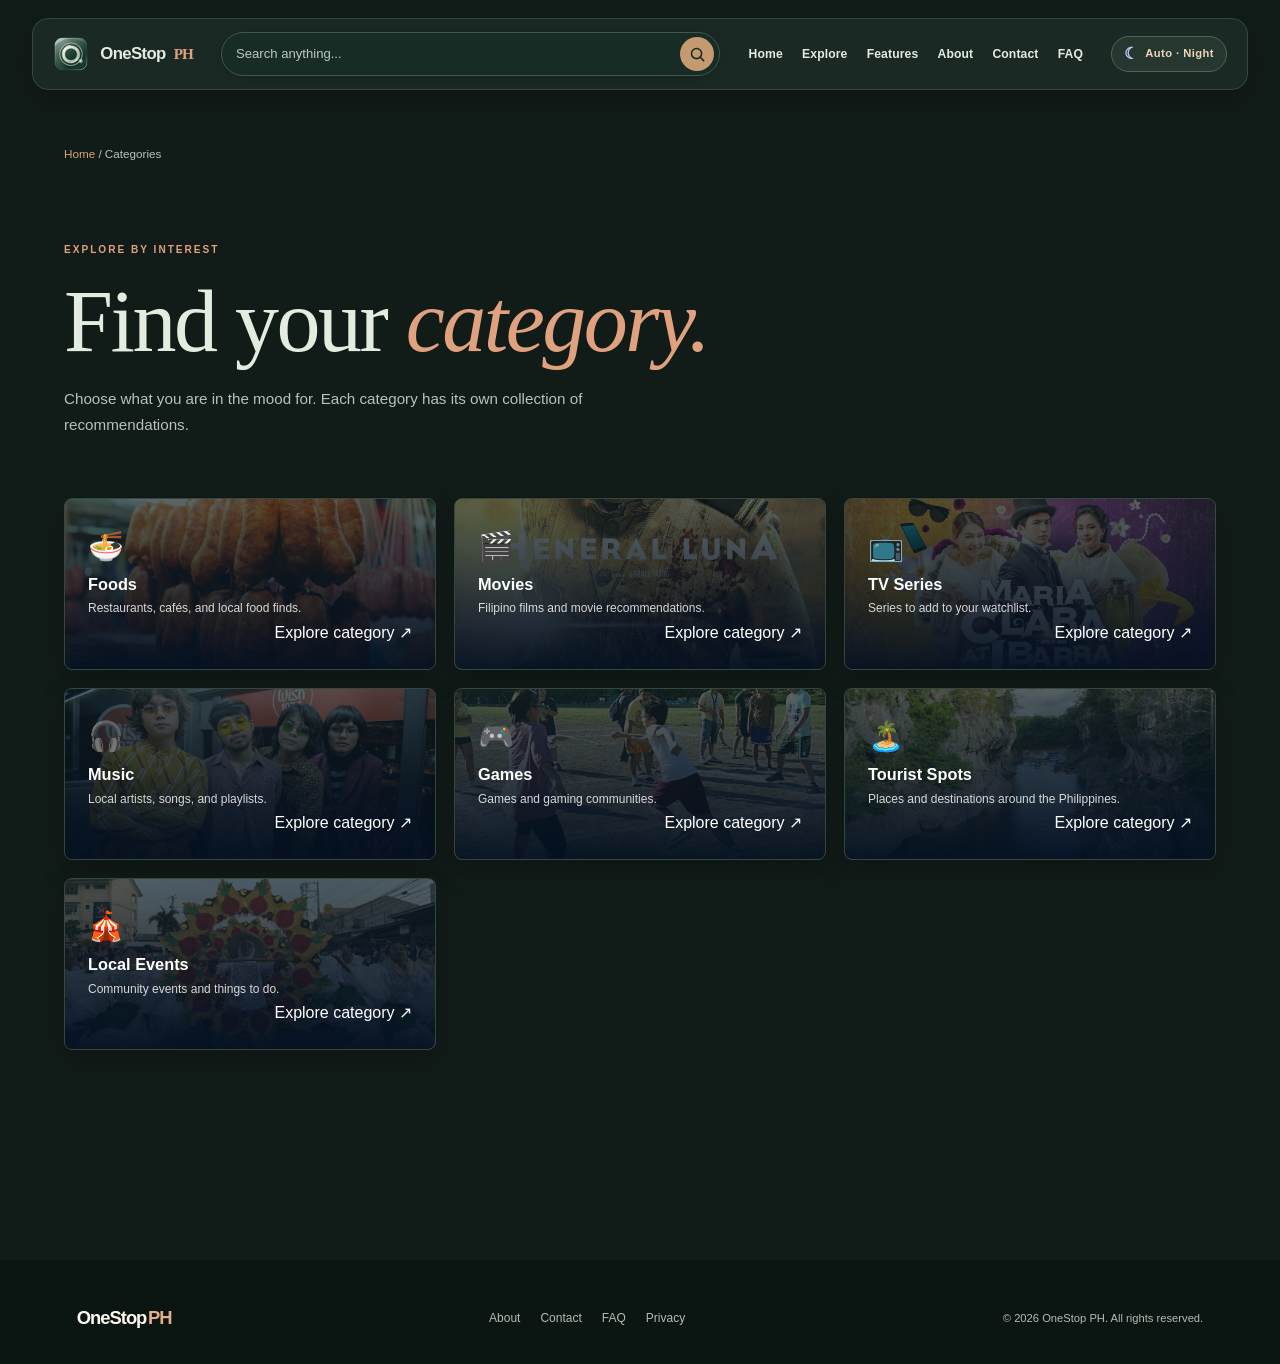
<file: categories.html>
<!DOCTYPE html>
<html lang="en">
<head>
    <meta charset="UTF-8">
    <meta name="viewport" content="width=device-width, initial-scale=1.0">
    <meta name="description" content="Browse OneStop PH categories.">

    <title>Categories | OneStop PH</title>

    <link rel="icon" type="image/svg+xml" href="assets/favicon.svg">
    <meta name="theme-color" content="#183b32">
    <link rel="stylesheet" href="css/style.css">
</head>

<body>
    <header class="site-header">
        <a href="index.html" class="logo" aria-label="OneStop PH home">
            <img src="assets/favicon.svg" alt="" class="brand-mark">
            <span class="brand-word">OneStop</span>
            <span class="brand-ph">PH</span>
        </a>

        <button
            class="day-indicator"
            id="themeToggle"
            type="button"
            aria-label="Change appearance mode"
            aria-pressed="false"
            title="Appearance: automatic"
        >
            <span class="day-icon" id="dayIcon" aria-hidden="true">◐</span>
            <span class="day-label" id="dayLabel">Auto</span>
        </button>

        <div class="header-actions">
            <form class="search-form" action="search.html" method="get">
                <input
                    type="search"
                    name="q"
                    autocomplete="off"
                    placeholder="Search anything..."
                    aria-label="Search recommendations"
                >

                <button type="submit" aria-label="Submit search">
                    <svg
                        class="search-submit-icon"
                        viewBox="0 0 24 24"
                        aria-hidden="true"
                        focusable="false"
                    >
                        <circle cx="10.8" cy="10.8" r="6.4"/>
                        <path d="m15.5 15.5 4.2 4.2"/>
                    </svg>
                </button>
            </form>

            <button
                class="menu-toggle"
                type="button"
                aria-label="Toggle navigation"
                aria-expanded="false"
            >
                ☰
            </button>
        </div>

        <nav class="main-nav" aria-label="Main navigation">
            <a href="index.html">Home</a>
            <a href="search.html">Explore</a>
            <a href="features.html">Features</a>
            <a href="about.html">About</a>
            <a href="contact.html">Contact</a>
            <a href="faq.html">FAQ</a>
        </nav>
    </header>

    <main class="page-main">
        <div class="breadcrumb">
            <a href="index.html">Home</a> / Categories
        </div>

        <section class="page-intro compact">
            <p class="eyebrow">EXPLORE BY INTEREST</p>

            <h1>
                Find your <span>category.</span>
            </h1>

            <p>
                Choose what you are in the mood for. Each category has its own
                collection of recommendations.
            </p>
        </section>

        <section class="category-hub" aria-label="All categories">
            <a class="category-tile category-food" href="category.html">
                <img
                    src="assets/images/recommendations/cabanatuan_longanisa.jpg"
                    alt="Food category"
                    loading="lazy"
                    referrerpolicy="no-referrer"
                >

                <span class="tile-icon">🍜</span>
                <strong>Foods</strong>
                <small>Restaurants, cafés, and local food finds.</small>
                <span class="tile-arrow">Explore category ↗</span>
            </a>

            <a class="category-tile category-movies" href="search.html?cat=movies">
                <img
                    src="assets/images/recommendations/heneral_luna.webp"
                    alt="Movies category"
                    loading="lazy"
                    referrerpolicy="no-referrer"
                >

                <span class="tile-icon">🎬</span>
                <strong>Movies</strong>
                <small>Filipino films and movie recommendations.</small>
                <span class="tile-arrow">Explore category ↗</span>
            </a>

            <a class="category-tile category-series" href="search.html?cat=series">
                <img
                    src="assets/images/recommendations/mariaclara_ibarra.png"
                    alt="Series category"
                    loading="lazy"
                    referrerpolicy="no-referrer"
                >

                <span class="tile-icon">📺</span>
                <strong>TV Series</strong>
                <small>Series to add to your watchlist.</small>
                <span class="tile-arrow">Explore category ↗</span>
            </a>

            <a class="category-tile category-music" href="search.html?cat=music">
                <img
                    src="assets/images/recommendations/IV_of_Spades.jpeg"
                    alt="Music category"
                    loading="lazy"
                    referrerpolicy="no-referrer"
                >

                <span class="tile-icon">🎧</span>
                <strong>Music</strong>
                <small>Local artists, songs, and playlists.</small>
                <span class="tile-arrow">Explore category ↗</span>
            </a>

            <a class="category-tile category-games" href="search.html?cat=games">
                <img
                    src="assets/images/recommendations/Patintero.jpg"
                    alt="Games category"
                    loading="lazy"
                    referrerpolicy="no-referrer"
                >

                <span class="tile-icon">🎮</span>
                <strong>Games</strong>
                <small>Games and gaming communities.</small>
                <span class="tile-arrow">Explore category ↗</span>
            </a>

            <a class="category-tile category-spots" href="search.html?cat=spots">
                <img
                    src="assets/images/recommendations/minalungaonationalpark.jpg"
                    alt="Spots category"
                    loading="lazy"
                    referrerpolicy="no-referrer"
                >

                <span class="tile-icon">🏝️</span>
                <strong>Tourist Spots</strong>
                <small>Places and destinations around the Philippines.</small>
                <span class="tile-arrow">Explore category ↗</span>
            </a>

            <a class="category-tile category-events" href="search.html?cat=events">
                <img
                    src="assets/images/recommendations/onioninspiredpropduringthestreetparadephotobyEdgarAllanMSembrano.jpg"
                    alt="Events category"
                    loading="lazy"
                    referrerpolicy="no-referrer"
                >

                <span class="tile-icon">🎪</span>
                <strong>Local Events</strong>
                <small>Community events and things to do.</small>
                <span class="tile-arrow">Explore category ↗</span>
            </a>
        </section>
    </main>

    <footer class="site-footer">
        <a href="index.html" class="logo">
            <span class="brand-word">OneStop</span>
            <span class="brand-ph">PH</span>
        </a>

        <div class="footer-links">
            <a href="about.html">About</a>
            <a href="contact.html">Contact</a>
            <a href="faq.html">FAQ</a>
            <a href="privacy.html">Privacy</a>
        </div>

        <p>© 2026 OneStop PH. All rights reserved.</p>
    </footer>

    <script src="js/script.js" defer></script>
</body>
</html>
</file>
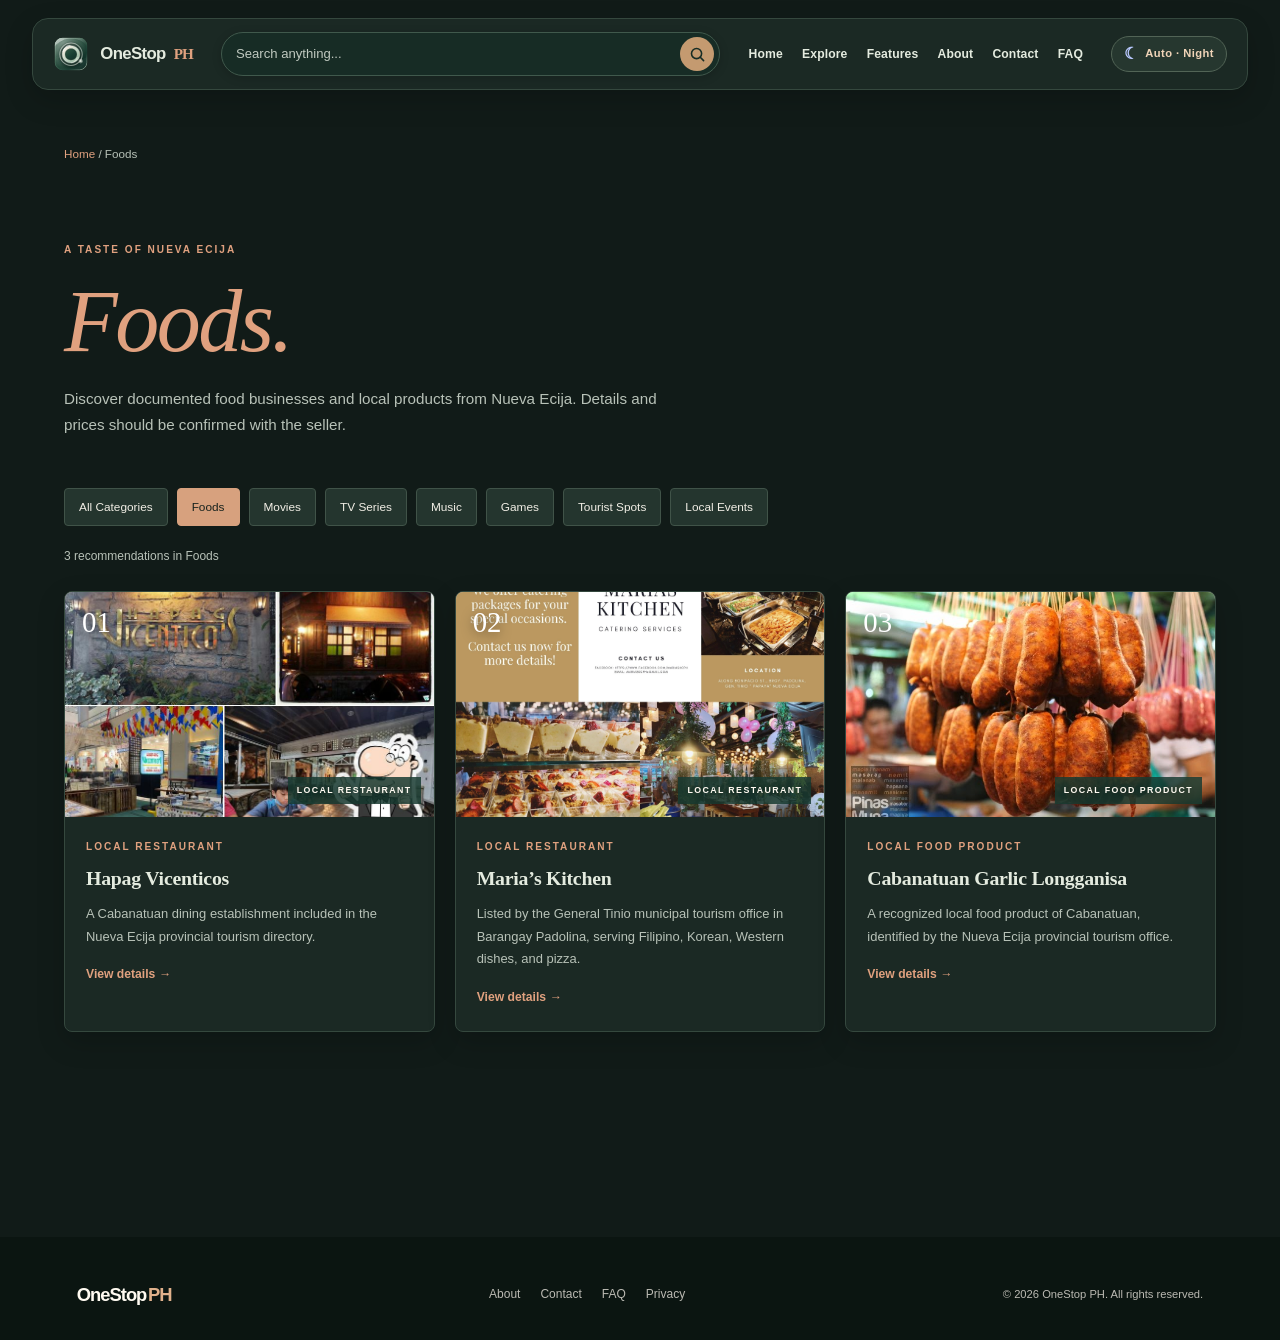
<file: category.html>
<!DOCTYPE html>
<html lang="en">
<head>
    <meta charset="UTF-8">
    <meta name="viewport" content="width=device-width, initial-scale=1.0">
    <meta name="description" content="Discover food, entertainment, destinations, and experiences across the Philippines with OneStop PH.">

    <title>Foods | OneStop PH</title>

    <link rel="icon" type="image/svg+xml" href="assets/favicon.svg">
    <meta name="theme-color" content="#183b32">
    <link rel="stylesheet" href="css/style.css">
</head>

<body>
    <header class="site-header">
        <a href="index.html" class="logo" aria-label="OneStop PH home">
            <img src="assets/favicon.svg" alt="" class="brand-mark">
            <span class="brand-word">OneStop</span>
            <span class="brand-ph">PH</span>
        </a>

        <button
            class="day-indicator"
            id="themeToggle"
            type="button"
            aria-label="Change appearance mode"
            aria-pressed="false"
            title="Appearance: automatic"
        >
            <span class="day-icon" id="dayIcon" aria-hidden="true">◐</span>
            <span class="day-label" id="dayLabel">Auto</span>
        </button>

        <div class="header-actions">
            <form class="search-form" action="search.html" method="get">
                <input
                    type="search"
                    name="q"
                    autocomplete="off"
                    placeholder="Search anything..."
                    aria-label="Search recommendations"
                >

                <button type="submit" aria-label="Submit search">
                    <svg
                        class="search-submit-icon"
                        viewBox="0 0 24 24"
                        aria-hidden="true"
                        focusable="false"
                    >
                        <circle cx="10.8" cy="10.8" r="6.4"/>
                        <path d="m15.5 15.5 4.2 4.2"/>
                    </svg>
                </button>
            </form>

            <button
                class="menu-toggle"
                type="button"
                aria-label="Toggle navigation"
                aria-expanded="false"
            >
                ☰
            </button>
        </div>

        <nav class="main-nav" aria-label="Main navigation">
            <a href="index.html">Home</a>
            <a href="search.html">Explore</a>
            <a href="features.html">Features</a>
            <a href="about.html">About</a>
            <a href="contact.html">Contact</a>
            <a href="faq.html">FAQ</a>
        </nav>
    </header>

    <main class="page-main">
        <div class="breadcrumb">
            <a href="index.html">Home</a> / Foods
        </div>

        <section class="page-intro">
            <p class="eyebrow">A TASTE OF NUEVA ECIJA</p>

            <h1>
                <span>Foods.</span>
            </h1>

            <p>
                Discover documented food businesses and local products from Nueva Ecija.
                Details and prices should be confirmed with the seller.
            </p>
        </section>

        <div class="category-chips">
            <a href="search.html">All Categories</a>
            <a class="active" href="category.html">Foods</a>
            <a href="search.html?cat=movies">Movies</a>
            <a href="search.html?cat=series">TV Series</a>
            <a href="search.html?cat=music">Music</a>
            <a href="search.html?cat=games">Games</a>
            <a href="search.html?cat=spots">Tourist Spots</a>
            <a href="search.html?cat=events">Local Events</a>
        </div>

        <p class="result-count" id="foodsSummary" aria-live="polite">
            3 recommendations in Foods
        </p>

        <div class="card-grid listing-grid" id="recommendationGrid">
            <article
                class="recommendation-card"
                data-id="hapag-vicenticos"
                data-name="Hapag Vicenticos"
                data-category="restaurant"
            >
                <div class="visual visual-food">
                    <img
                        class="card-image"
                        src="assets/images/recommendations/Vicenticos.jpg"
                        alt="Hapag Vicenticos restaurant in Cabanatuan"
                        loading="lazy"
                        referrerpolicy="no-referrer"
                    >

                    <span>01</span>
                    <small>LOCAL RESTAURANT</small>
                </div>

                <div class="card-body">
                    <p class="tag">LOCAL RESTAURANT</p>

                    <h3>Hapag Vicenticos</h3>

                    <p>
                        A Cabanatuan dining establishment included in the Nueva Ecija
                        provincial tourism directory.
                    </p>

                    <a class="text-link" href="detail.html?id=hapag-vicenticos">
                        View details →
                    </a>
                </div>
            </article>

            <article
                class="recommendation-card"
                data-id="marias-kitchen"
                data-name="Maria’s Kitchen"
                data-category="restaurant"
            >
                <div class="visual visual-food">
                    <img
                        class="card-image"
                        src="assets/images/recommendations/marias_kitchen.jpg"
                        alt="Local food photograph; see official source for restaurant details"
                        loading="lazy"
                        referrerpolicy="no-referrer"
                    >

                    <span>02</span>
                    <small>LOCAL RESTAURANT</small>
                </div>

                <div class="card-body">
                    <p class="tag">LOCAL RESTAURANT</p>

                    <h3>Maria’s Kitchen</h3>

                    <p>
                        Listed by the General Tinio municipal tourism office in Barangay
                        Padolina, serving Filipino, Korean, Western dishes, and pizza.
                    </p>

                    <a class="text-link" href="detail.html?id=marias-kitchen">
                        View details →
                    </a>
                </div>
            </article>

            <article
                class="recommendation-card"
                data-id="cabanatuan-longganisa"
                data-name="Cabanatuan Garlic Longganisa"
                data-category="localfood"
            >
                <div class="visual visual-food">
                    <img
                        class="card-image"
                        src="assets/images/recommendations/cabanatuan_longanisa.jpg"
                        alt="Cabanatuan garlic longganisa"
                        loading="lazy"
                        referrerpolicy="no-referrer"
                    >

                    <span>03</span>
                    <small>LOCAL FOOD PRODUCT</small>
                </div>

                <div class="card-body">
                    <p class="tag">LOCAL FOOD PRODUCT</p>

                    <h3>Cabanatuan Garlic Longganisa</h3>

                    <p>
                        A recognized local food product of Cabanatuan, identified by
                        the Nueva Ecija provincial tourism office.
                    </p>

                    <a class="text-link" href="detail.html?id=cabanatuan-longganisa">
                        View details →
                    </a>
                </div>
            </article>
        </div>

        <p id="emptyState" class="empty-state" hidden>
            No recommendations found in this category.
        </p>
    </main>

    <footer class="site-footer">
        <a href="index.html" class="logo">
            <span class="brand-word">OneStop</span>
            <span class="brand-ph">PH</span>
        </a>

        <div class="footer-links">
            <a href="about.html">About</a>
            <a href="contact.html">Contact</a>
            <a href="faq.html">FAQ</a>
            <a href="privacy.html">Privacy</a>
        </div>

        <p>© 2026 OneStop PH. All rights reserved.</p>
    </footer>

    <script src="js/script.js" defer></script>
</body>
</html>
</file>
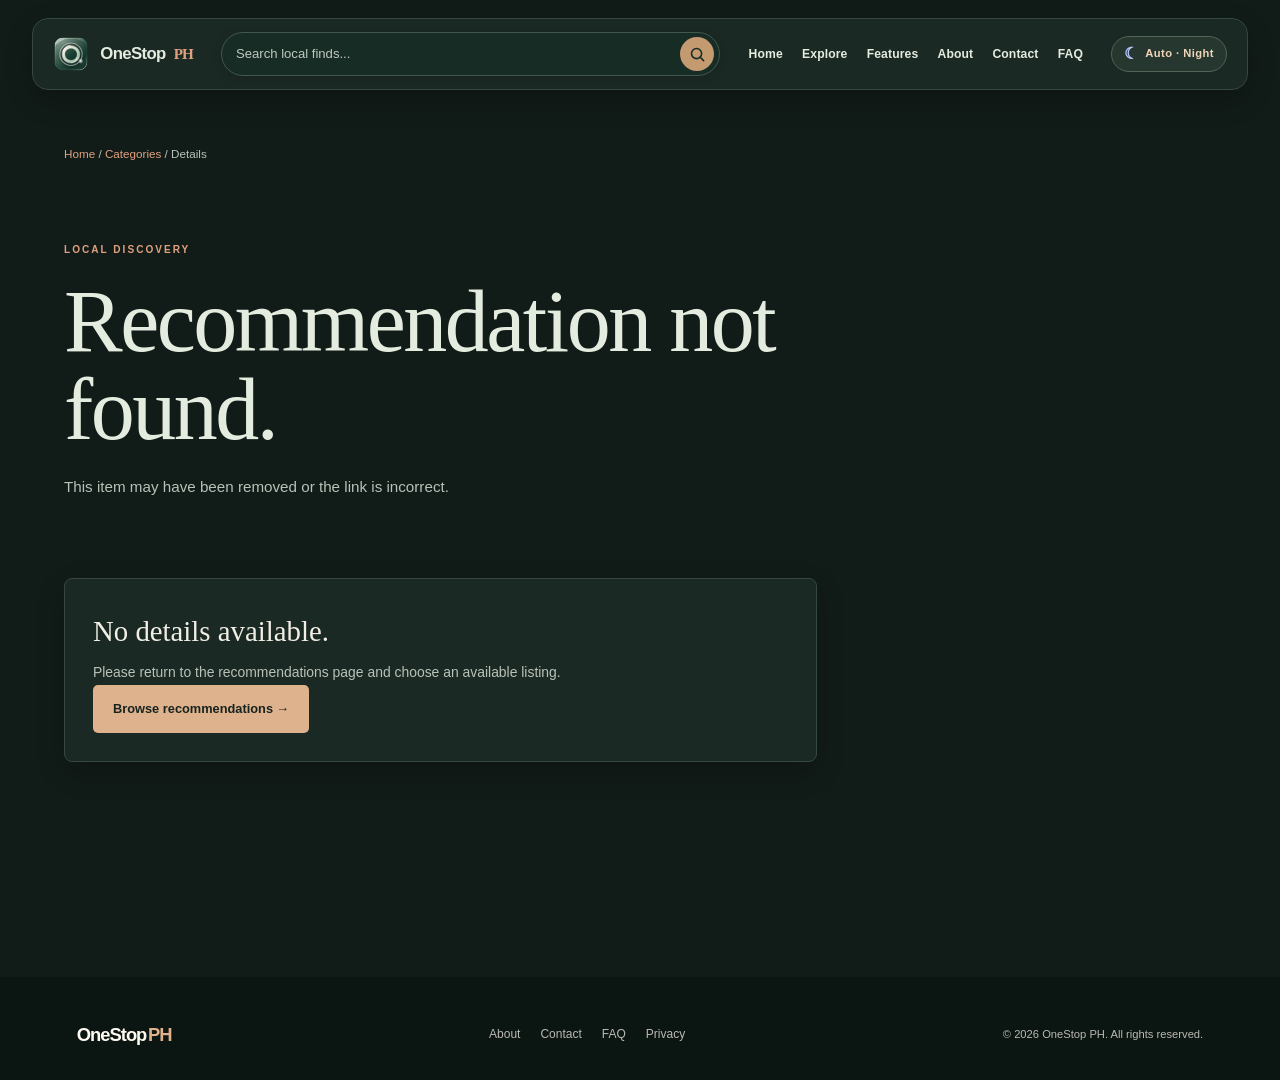
<file: detail.html>
<!DOCTYPE html>
<html lang="en">
<head>
    <meta charset="UTF-8">
    <meta name="viewport" content="width=device-width, initial-scale=1.0">
    <meta name="description" content="Local recommendation details from OneStop PH.">

    <title>Recommendation Details | OneStop PH</title>

    <link rel="icon" type="image/svg+xml" href="assets/favicon.svg">
    <meta name="theme-color" content="#183b32">
    <link rel="stylesheet" href="css/style.css">
</head>

<body>
    <header class="site-header">
        <a href="index.html" class="logo" aria-label="OneStop PH home">
            <img src="assets/favicon.svg" alt="" class="brand-mark">
            <span class="brand-word">OneStop</span>
            <span class="brand-ph">PH</span>
        </a>

        <button
            class="day-indicator"
            id="themeToggle"
            type="button"
            aria-label="Change appearance mode"
            aria-pressed="false"
            title="Appearance: automatic"
        >
            <span class="day-icon" id="dayIcon" aria-hidden="true">◐</span>
            <span class="day-label" id="dayLabel">Auto</span>
        </button>

        <div class="header-actions">
            <form class="search-form" action="search.html" method="get">
                <input
                    type="search"
                    name="q"
                    placeholder="Search local finds..."
                    aria-label="Search recommendations"
                >

                <button type="submit" aria-label="Submit search">
                    <svg
                        class="search-submit-icon"
                        viewBox="0 0 24 24"
                        aria-hidden="true"
                        focusable="false"
                    >
                        <circle cx="10.8" cy="10.8" r="6.4"/>
                        <path d="m15.5 15.5 4.2 4.2"/>
                    </svg>
                </button>
            </form>

            <button
                class="menu-toggle"
                type="button"
                aria-label="Toggle navigation"
                aria-expanded="false"
            >
                ☰
            </button>
        </div>

        <nav class="main-nav" aria-label="Main navigation">
            <a href="index.html">Home</a>
            <a href="search.html">Explore</a>
            <a href="features.html">Features</a>
            <a href="about.html">About</a>
            <a href="contact.html">Contact</a>
            <a href="faq.html">FAQ</a>
        </nav>
    </header>

    <main class="page-main">
        <div class="breadcrumb">
            <a href="index.html">Home</a> /
            <a href="categories.html">Categories</a> /
            <span>Details</span>
        </div>

        <section class="page-intro compact">
            <p class="eyebrow">LOCAL DISCOVERY</p>
            <h1 id="detailTitle">Recommendation details.</h1>
            <p id="detailSubtitle">Explore this local recommendation.</p>
        </section>

        <div class="detail-layout">
            <div>
                <div class="detail-visual visual-food" id="detailVisual">
                    <img
                        id="detailImage"
                        src="assets/images/recommendations/minalungaonationalpark.jpg"
                        alt="Local recommendation"
                    >

                    <span id="detailInitials">PH</span>
                    <small id="detailTag">LOCAL FIND · PHILIPPINES</small>
                </div>

                <div class="content-panel">
                    <p class="tag">ABOUT THIS FIND</p>

                    <h2 id="detailHeading">
                        A local pick worth discovering.
                    </h2>

                    <p id="detailDescription"></p>

                    <h3>Why it is listed</h3>
                    <p id="detailReason"></p>

                    <p>
                        <strong>Information source:</strong>
                        <a
                            id="detailSource"
                            href="#"
                            target="_blank"
                            rel="noopener"
                        >
                            Open source
                        </a>
                    </p>

                    <p class="detail-disclaimer">
                        Information is summarized from the source linked below.
                        Details such as prices, opening hours, event schedules,
                        and access conditions may change. Verify them with the
                        official organizer or establishment before making plans.
                    </p>
                </div>
            </div>

            <aside class="content-panel detail-aside">
                <p class="eyebrow">AT A GLANCE</p>

                <p>
                    <strong>Category</strong>
                    <span id="detailCategory">Local recommendation</span>
                </p>

                <p>
                    <strong>Listing status</strong>
                    <span id="detailRating">Source referenced</span>
                </p>

                <p>
                    <strong>Location</strong>
                    <span id="detailLocation">Philippines</span>
                </p>

                <p>
                    <strong>Price / Access</strong>
                    <span id="detailPrice">Varies</span>
                </p>

                <a class="button button-dark full-button" href="categories.html">
                    Back to Categories ←
                </a>
            </aside>
        </div>
    </main>

    <footer class="site-footer">
        <a href="index.html" class="logo">
            <span class="brand-word">OneStop</span>
            <span class="brand-ph">PH</span>
        </a>

        <div class="footer-links">
            <a href="about.html">About</a>
            <a href="contact.html">Contact</a>
            <a href="faq.html">FAQ</a>
            <a href="privacy.html">Privacy</a>
        </div>

        <p>© 2026 OneStop PH. All rights reserved.</p>
    </footer>

    <script src="js/script.js" defer></script>
</body>
</html>
</file>
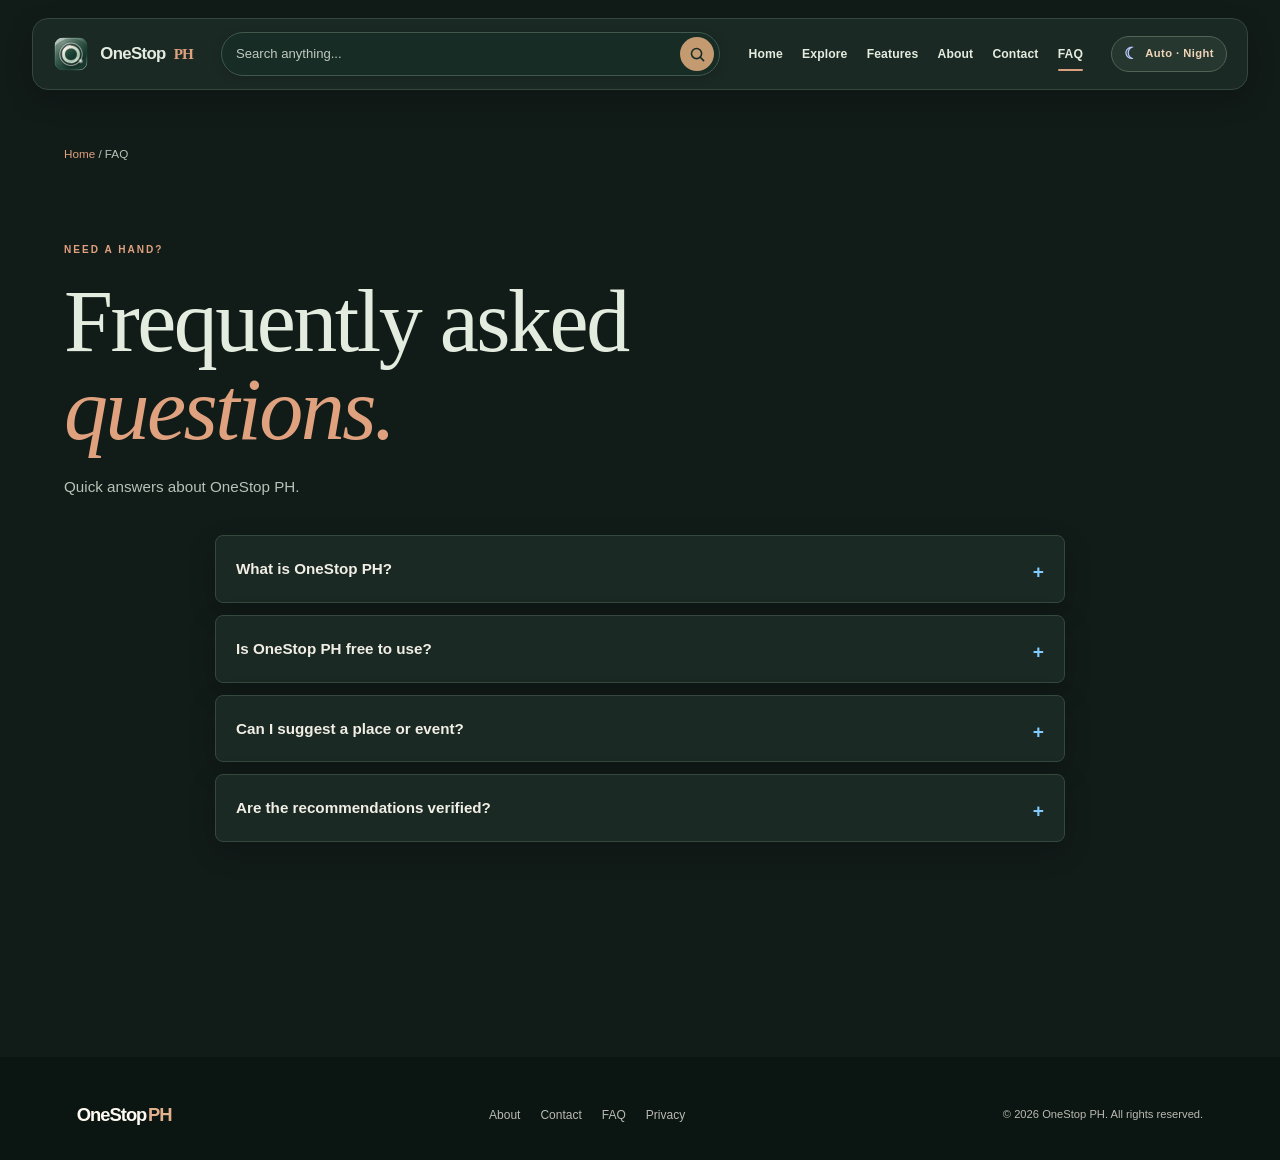
<file: faq.html>
<!DOCTYPE html>
<html lang="en">
<head>
    <meta charset="UTF-8">
    <meta name="viewport" content="width=device-width, initial-scale=1.0">
    <meta name="description" content="Discover food, entertainment, destinations, and experiences across the Philippines with OneStop PH.">

    <title>Frequently Asked Questions | OneStop PH</title>

    <link rel="icon" type="image/svg+xml" href="assets/favicon.svg">
    <meta name="theme-color" content="#183b32">
    <link rel="stylesheet" href="css/style.css">
</head>

<body>
    <header class="site-header">
        <a href="index.html" class="logo" aria-label="OneStop PH home">
            <img src="assets/favicon.svg" alt="" class="brand-mark">
            <span class="brand-word">OneStop</span>
            <span class="brand-ph">PH</span>
        </a>

        <button
            class="day-indicator"
            id="themeToggle"
            type="button"
            aria-label="Change appearance mode"
            aria-pressed="false"
            title="Appearance: automatic"
        >
            <span class="day-icon" id="dayIcon" aria-hidden="true">◐</span>
            <span class="day-label" id="dayLabel">Auto</span>
        </button>

        <div class="header-actions">
            <form class="search-form" action="search.html" method="get">
                <input
                    type="search"
                    name="q"
                    autocomplete="off"
                    placeholder="Search anything..."
                    aria-label="Search recommendations"
                >

                <button type="submit" aria-label="Submit search">
                    <svg
                        class="search-submit-icon"
                        viewBox="0 0 24 24"
                        aria-hidden="true"
                        focusable="false"
                    >
                        <circle cx="10.8" cy="10.8" r="6.4"/>
                        <path d="m15.5 15.5 4.2 4.2"/>
                    </svg>
                </button>
            </form>

            <button
                class="menu-toggle"
                type="button"
                aria-label="Toggle navigation"
                aria-expanded="false"
            >
                ☰
            </button>
        </div>

        <nav class="main-nav" aria-label="Main navigation">
            <a href="index.html">Home</a>
            <a href="search.html">Explore</a>
            <a href="features.html">Features</a>
            <a href="about.html">About</a>
            <a href="contact.html">Contact</a>
            <a href="faq.html" class="active">FAQ</a>
        </nav>
    </header>

    <main class="page-main">
        <div class="breadcrumb">
            <a href="index.html">Home</a> / FAQ
        </div>

        <section class="page-intro compact">
            <p class="eyebrow">NEED A HAND?</p>
            <h1>
                Frequently asked <span>questions.</span>
            </h1>
            <p>Quick answers about OneStop PH.</p>
        </section>

        <section class="faq-list">
            <details class="faq-item">
                <summary>What is OneStop PH?</summary>
                <p>
                    OneStop PH is a discovery website concept that brings
                    together recommendations for food, entertainment, games,
                    tourist spots, and local events in the Philippines.
                </p>
            </details>

            <details class="faq-item">
                <summary>Is OneStop PH free to use?</summary>
                <p>Yes. The website concept is free to browse.</p>
            </details>

            <details class="faq-item">
                <summary>Can I suggest a place or event?</summary>
                <p>
                    Yes. Use the contact form and select
                    “Suggest a recommendation.”
                </p>
            </details>

            <details class="faq-item">
                <summary>Are the recommendations verified?</summary>
                <p>
                    The entries in this school project are sample content
                    for demonstration. Always confirm details with the
                    official source before visiting.
                </p>
            </details>
        </section>
    </main>

    <footer class="site-footer">
        <a href="index.html" class="logo">
            <span class="brand-word">OneStop</span>
            <span class="brand-ph">PH</span>
        </a>

        <div class="footer-links">
            <a href="about.html">About</a>
            <a href="contact.html">Contact</a>
            <a href="faq.html">FAQ</a>
            <a href="privacy.html">Privacy</a>
        </div>

        <p>© 2026 OneStop PH. All rights reserved.</p>
    </footer>

    <script src="js/script.js" defer></script>
</body>
</html>
</file>
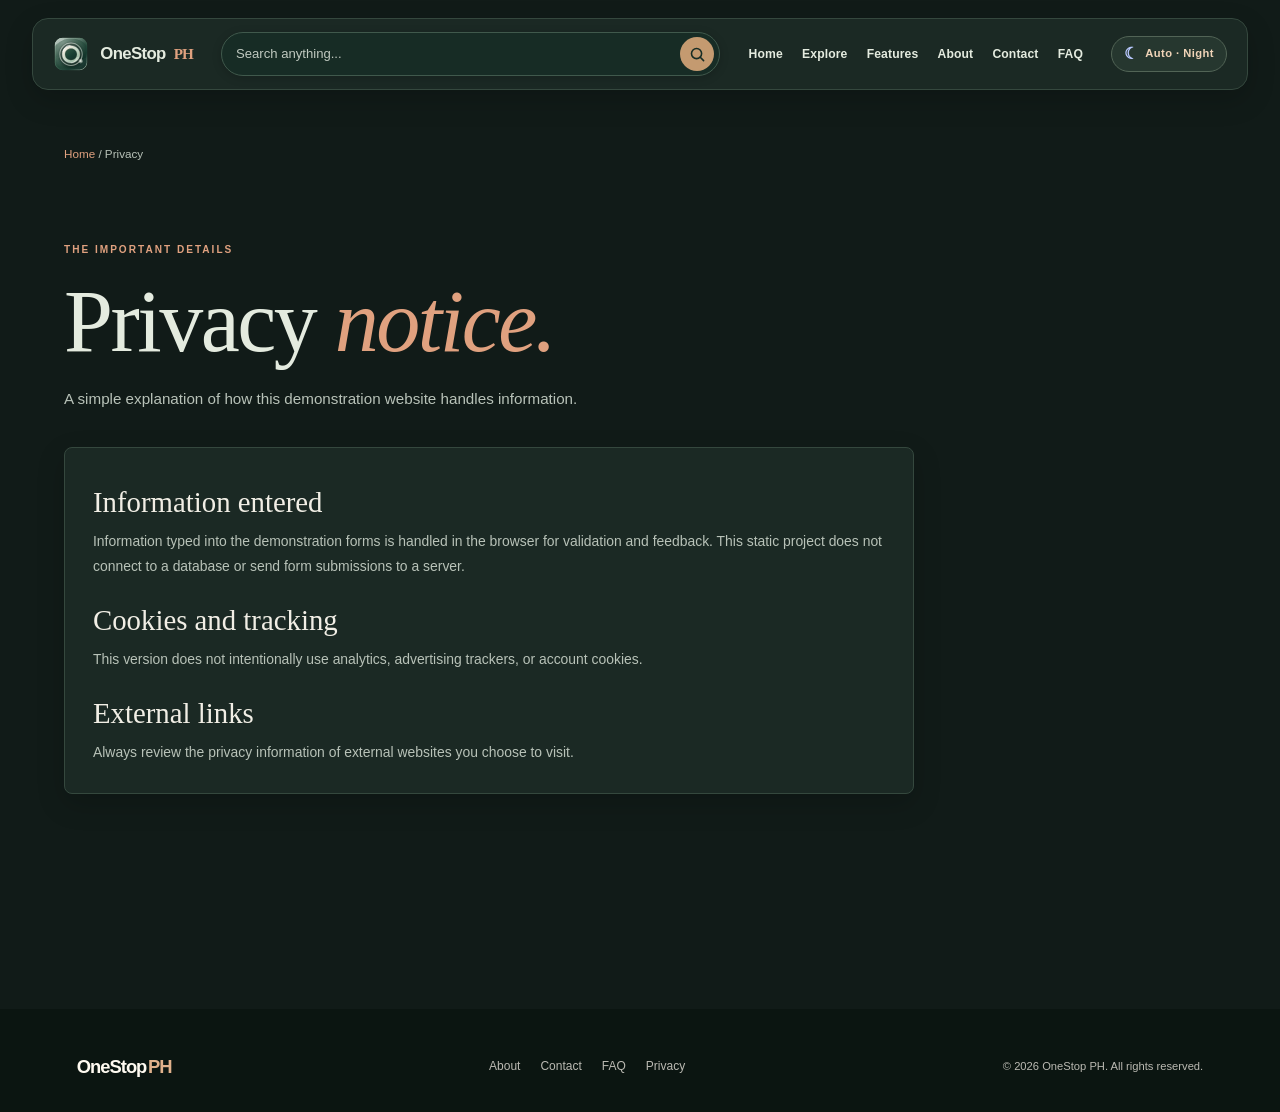
<file: privacy.html>
<!DOCTYPE html>
<html lang="en">
<head>
    <meta charset="UTF-8">
    <meta name="viewport" content="width=device-width, initial-scale=1.0">
    <meta name="description" content="Discover food, entertainment, destinations, and experiences across the Philippines with OneStop PH.">

    <title>Privacy Policy | OneStop PH</title>

    <link rel="icon" type="image/svg+xml" href="assets/favicon.svg">
    <meta name="theme-color" content="#183b32">
    <link rel="stylesheet" href="css/style.css">
</head>

<body>
    <header class="site-header">
        <a href="index.html" class="logo" aria-label="OneStop PH home">
            <img src="assets/favicon.svg" alt="" class="brand-mark">
            <span class="brand-word">OneStop</span>
            <span class="brand-ph">PH</span>
        </a>

        <button
            class="day-indicator"
            id="themeToggle"
            type="button"
            aria-label="Change appearance mode"
            aria-pressed="false"
            title="Appearance: automatic"
        >
            <span class="day-icon" id="dayIcon" aria-hidden="true">◐</span>
            <span class="day-label" id="dayLabel">Auto</span>
        </button>

        <div class="header-actions">
            <form class="search-form" action="search.html" method="get">
                <input
                    type="search"
                    name="q"
                    autocomplete="off"
                    placeholder="Search anything..."
                    aria-label="Search recommendations"
                >

                <button type="submit" aria-label="Submit search">
                    <svg
                        class="search-submit-icon"
                        viewBox="0 0 24 24"
                        aria-hidden="true"
                        focusable="false"
                    >
                        <circle cx="10.8" cy="10.8" r="6.4"/>
                        <path d="m15.5 15.5 4.2 4.2"/>
                    </svg>
                </button>
            </form>

            <button
                class="menu-toggle"
                type="button"
                aria-label="Toggle navigation"
                aria-expanded="false"
            >
                ☰
            </button>
        </div>

        <nav class="main-nav" aria-label="Main navigation">
            <a href="index.html">Home</a>
            <a href="search.html">Explore</a>
            <a href="features.html">Features</a>
            <a href="about.html">About</a>
            <a href="contact.html">Contact</a>
            <a href="faq.html">FAQ</a>
        </nav>
    </header>

    <main class="page-main">
        <div class="breadcrumb">
            <a href="index.html">Home</a> / Privacy
        </div>

        <section class="page-intro compact">
            <p class="eyebrow">THE IMPORTANT DETAILS</p>
            <h1>
                Privacy <span>notice.</span>
            </h1>
            <p>
                A simple explanation of how this demonstration website
                handles information.
            </p>
        </section>

        <section class="content-panel policy-panel">
            <h2>Information entered</h2>
            <p>
                Information typed into the demonstration forms is handled
                in the browser for validation and feedback. This static
                project does not connect to a database or send form
                submissions to a server.
            </p>

            <h2>Cookies and tracking</h2>
            <p>
                This version does not intentionally use analytics,
                advertising trackers, or account cookies.
            </p>

            <h2>External links</h2>
            <p>
                Always review the privacy information of external websites
                you choose to visit.
            </p>
        </section>
    </main>

    <footer class="site-footer">
        <a href="index.html" class="logo">
            <span class="brand-word">OneStop</span>
            <span class="brand-ph">PH</span>
        </a>

        <div class="footer-links">
            <a href="about.html">About</a>
            <a href="contact.html">Contact</a>
            <a href="faq.html">FAQ</a>
            <a href="privacy.html">Privacy</a>
        </div>

        <p>© 2026 OneStop PH. All rights reserved.</p>
    </footer>

    <script src="js/script.js" defer></script>
</body>
</html>
</file>
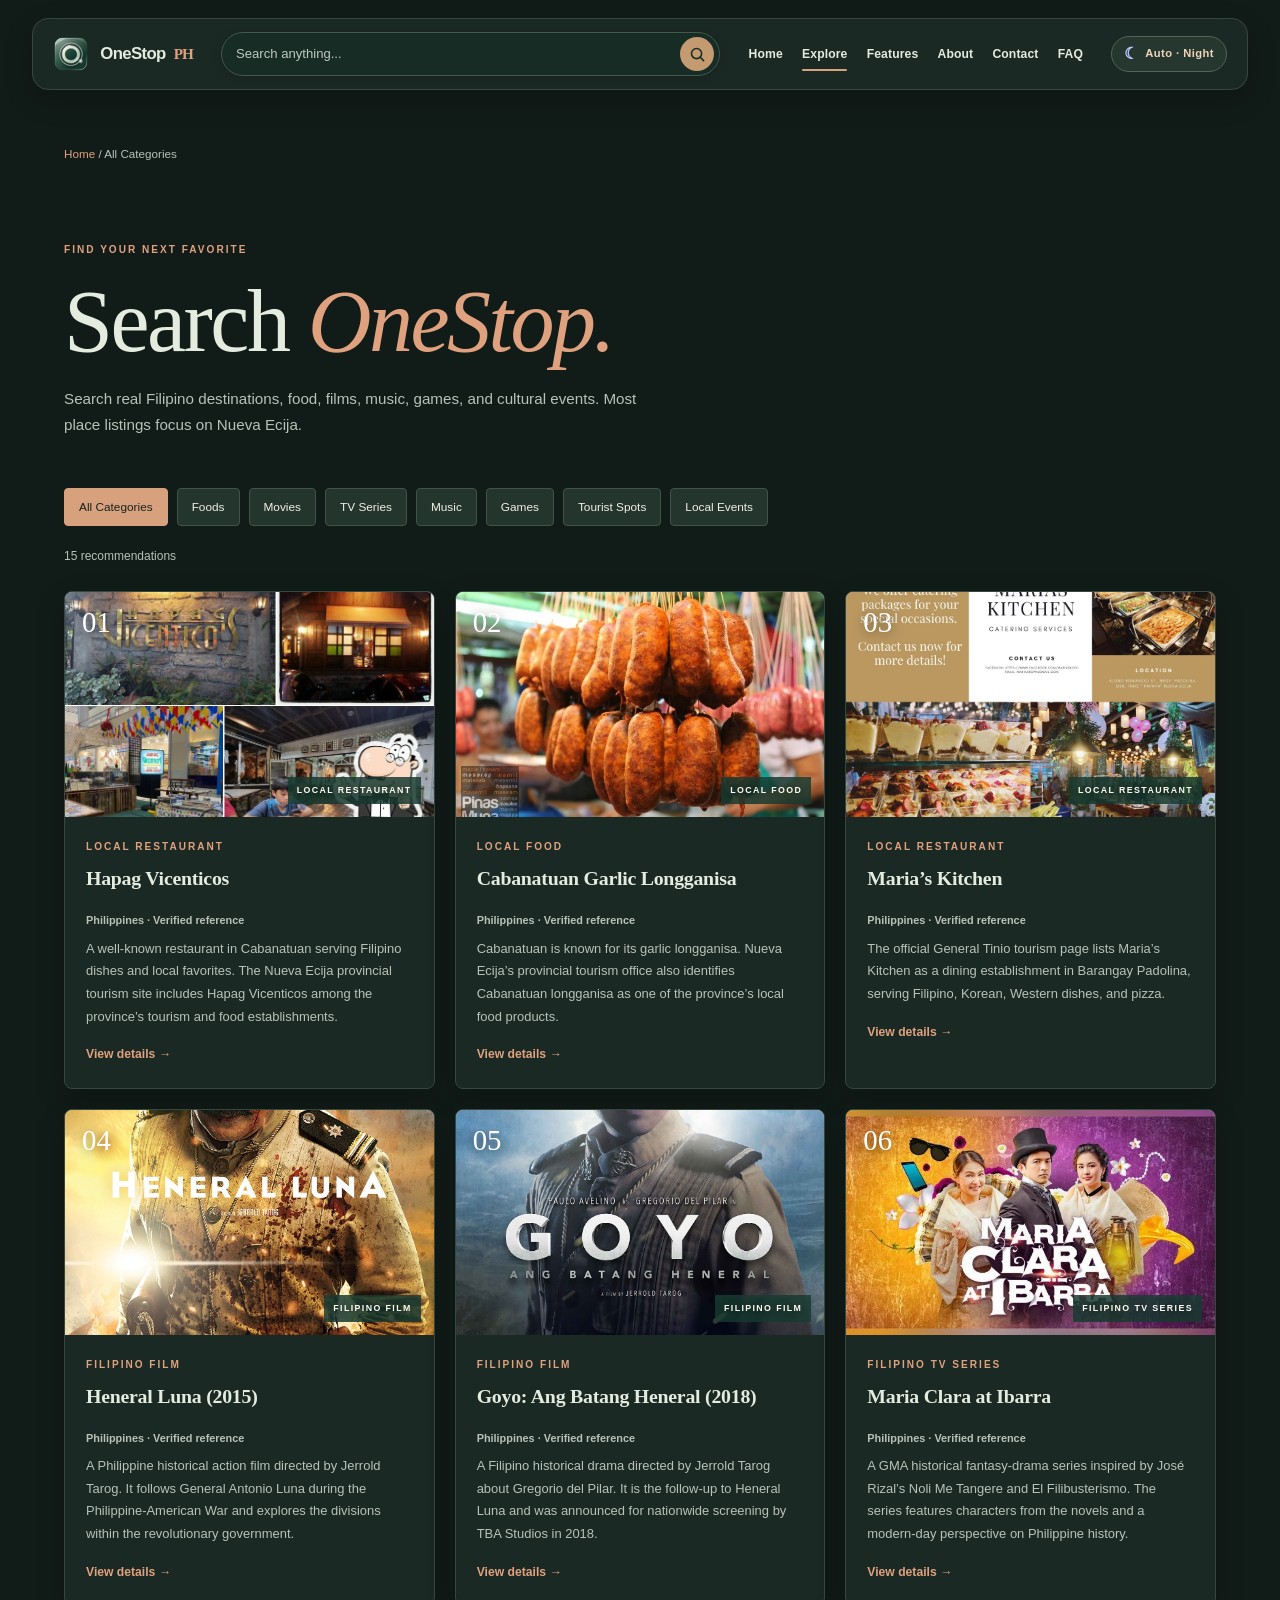
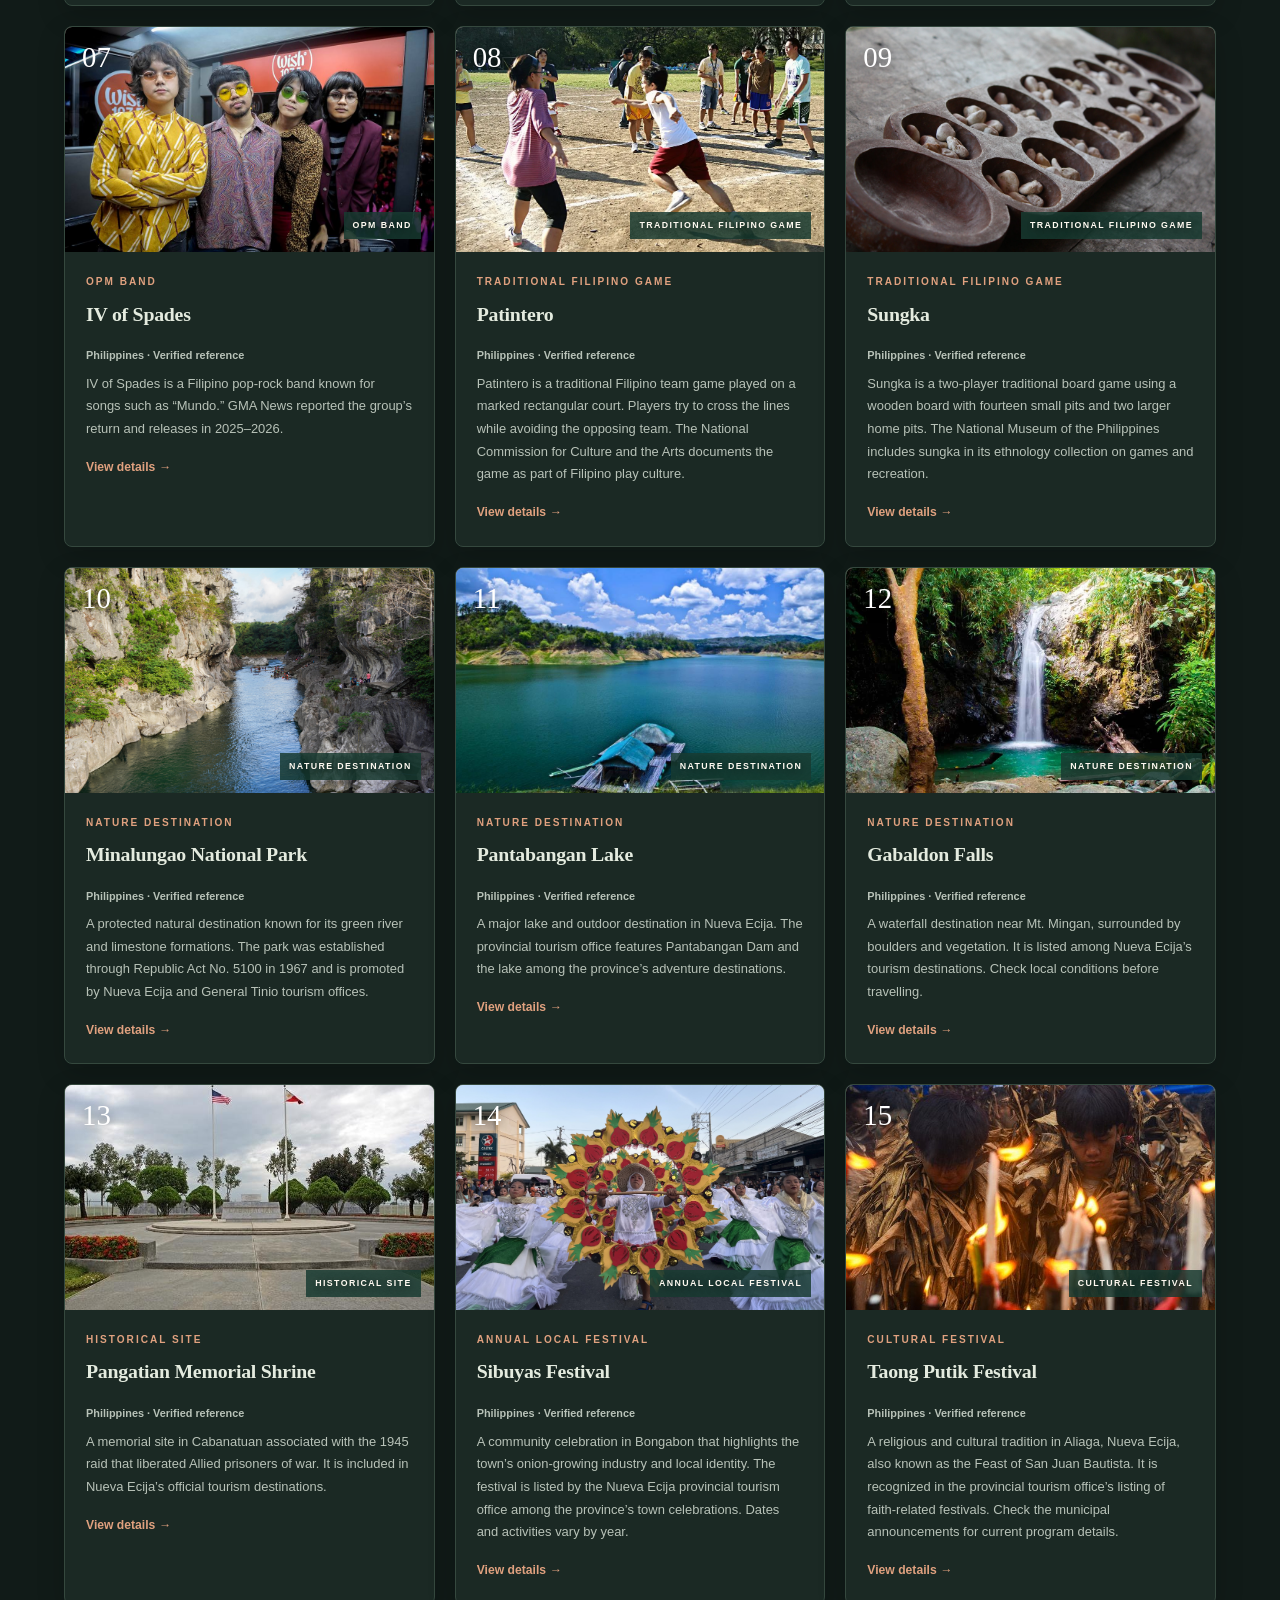
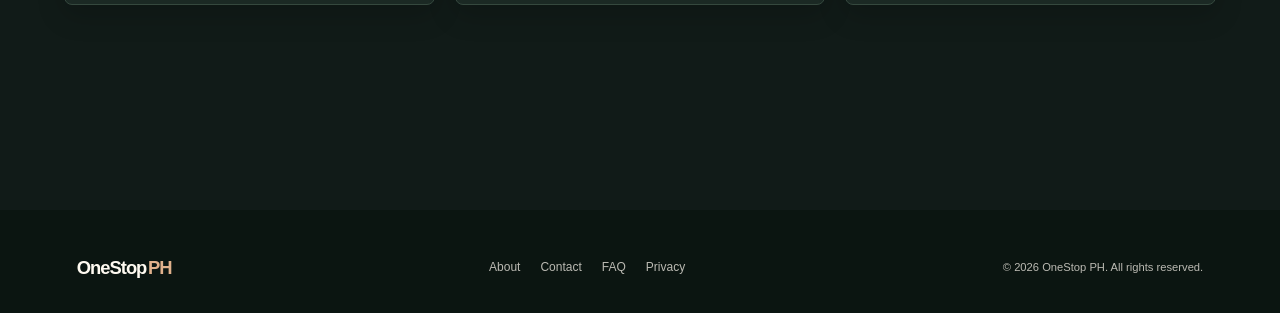
<file: search.html>
<!DOCTYPE html>
<html lang="en">
<head>
    <meta charset="UTF-8">
    <meta name="viewport" content="width=device-width, initial-scale=1.0">
    <meta name="description" content="Discover food, entertainment, destinations, and experiences across the Philippines with OneStop PH.">

    <title>Search Recommendations | OneStop PH</title>

    <link rel="icon" type="image/svg+xml" href="assets/favicon.svg">
    <meta name="theme-color" content="#183b32">
    <link rel="stylesheet" href="css/style.css">
</head>

<body>
    <header class="site-header">
        <a href="index.html" class="logo" aria-label="OneStop PH home">
            <img src="assets/favicon.svg" alt="" class="brand-mark">
            <span class="brand-word">OneStop</span>
            <span class="brand-ph">PH</span>
        </a>

        <button
            class="day-indicator"
            id="themeToggle"
            type="button"
            aria-label="Change appearance mode"
            aria-pressed="false"
            title="Appearance: automatic"
        >
            <span class="day-icon" id="dayIcon" aria-hidden="true">◐</span>
            <span class="day-label" id="dayLabel">Auto</span>
        </button>

        <div class="header-actions">
            <form class="search-form" action="search.html" method="get">
                <input
                    type="search"
                    name="q"
                    autocomplete="off"
                    placeholder="Search anything..."
                    aria-label="Search recommendations"
                >

                <button type="submit" aria-label="Submit search">
                    <svg
                        class="search-submit-icon"
                        viewBox="0 0 24 24"
                        aria-hidden="true"
                        focusable="false"
                    >
                        <circle cx="10.8" cy="10.8" r="6.4"/>
                        <path d="m15.5 15.5 4.2 4.2"/>
                    </svg>
                </button>
            </form>

            <button
                class="menu-toggle"
                type="button"
                aria-label="Toggle navigation"
                aria-expanded="false"
            >
                ☰
            </button>
        </div>

        <nav class="main-nav" aria-label="Main navigation">
            <a href="index.html">Home</a>
            <a href="search.html" class="active">Explore</a>
            <a href="features.html">Features</a>
            <a href="about.html">About</a>
            <a href="contact.html">Contact</a>
            <a href="faq.html">FAQ</a>
        </nav>
    </header>

    <main class="page-main">
        <div class="breadcrumb">
            <a href="index.html">Home</a> / Search
        </div>

        <section class="page-intro compact">
            <p class="eyebrow">FIND YOUR NEXT FAVORITE</p>
            <h1>Search <span>OneStop.</span></h1>
            <p>
                Search real Filipino destinations, food, films, music, games,
                and cultural events. Most place listings focus on Nueva Ecija.
            </p>
        </section>

        <div class="category-chips">
            <a href="search.html">All Categories</a>
            <a href="category.html">Foods</a>
            <a href="search.html?cat=movies">Movies</a>
            <a href="search.html?cat=series">TV Series</a>
            <a href="search.html?cat=music">Music</a>
            <a href="search.html?cat=games">Games</a>
            <a href="search.html?cat=spots">Tourist Spots</a>
            <a href="search.html?cat=events">Local Events</a>
        </div>

        <p class="result-count" id="searchSummary" aria-live="polite"></p>

        <div class="card-grid listing-grid" id="searchResults">

            <!-- 01. Hapag Vicenticos -->
            <article
                class="recommendation-card"
                data-id="hapag-vicenticos"
                data-name="Hapag Vicenticos"
                data-category="food"
                data-keywords="restaurant Filipino food Cabanatuan Nueva Ecija dining"
            >
                <div class="visual visual-food">
                    <img
                        class="card-image"
                        src="assets/images/recommendations/Vicenticos.jpg"
                        alt="Hapag Vicenticos restaurant facade and dining area"
                        loading="lazy"
                        referrerpolicy="no-referrer"
                    >
                    <span>01</span>
                    <small>LOCAL RESTAURANT</small>
                </div>

                <div class="card-body">
                    <p class="tag">LOCAL RESTAURANT</p>
                    <h3>Hapag Vicenticos</h3>

                    <div class="rating">
                        <strong>Philippines · Verified reference</strong>
                    </div>

                    <p>
                        A well-known restaurant in Cabanatuan serving Filipino
                        dishes and local favorites. The Nueva Ecija provincial
                        tourism site includes Hapag Vicenticos among the
                        province’s tourism and food establishments.
                    </p>

                    <a class="text-link" href="detail.html?id=hapag-vicenticos">
                        View details →
                    </a>
                </div>
            </article>

            <!-- 02. Cabanatuan Garlic Longganisa -->
            <article
                class="recommendation-card"
                data-id="cabanatuan-longganisa"
                data-name="Cabanatuan Garlic Longganisa"
                data-category="food"
                data-keywords="longganisa garlic sausage local food Cabanatuan Nueva Ecija"
            >
                <div class="visual visual-food">
                    <img
                        class="card-image"
                        src="assets/images/recommendations/cabanatuan_longanisa.jpg"
                        alt="Cabanatuan garlic longganisa at a local market"
                        loading="lazy"
                        referrerpolicy="no-referrer"
                    >
                    <span>02</span>
                    <small>LOCAL FOOD</small>
                </div>

                <div class="card-body">
                    <p class="tag">LOCAL FOOD</p>
                    <h3>Cabanatuan Garlic Longganisa</h3>

                    <div class="rating">
                        <strong>Philippines · Verified reference</strong>
                    </div>

                    <p>
                        Cabanatuan is known for its garlic longganisa.
                        Nueva Ecija’s provincial tourism office also
                        identifies Cabanatuan longganisa as one of the
                        province’s local food products.
                    </p>

                    <a class="text-link" href="detail.html?id=cabanatuan-longganisa">
                        View details →
                    </a>
                </div>
            </article>

            <!-- 03. Maria’s Kitchen -->
            <article
                class="recommendation-card"
                data-id="marias-kitchen"
                data-name="Maria’s Kitchen"
                data-category="food"
                data-keywords="restaurant Filipino Korean Western pizza General Tinio"
            >
                <div class="visual visual-food">
                    <img
                        class="card-image"
                        src="assets/images/recommendations/marias_kitchen.jpg"
                        alt="Filipino food from Nueva Ecija; illustrative food photograph"
                        loading="lazy"
                        referrerpolicy="no-referrer"
                    >
                    <span>03</span>
                    <small>LOCAL RESTAURANT</small>
                </div>

                <div class="card-body">
                    <p class="tag">LOCAL RESTAURANT</p>
                    <h3>Maria’s Kitchen</h3>

                    <div class="rating">
                        <strong>Philippines · Verified reference</strong>
                    </div>

                    <p>
                        The official General Tinio tourism page lists
                        Maria’s Kitchen as a dining establishment in
                        Barangay Padolina, serving Filipino, Korean,
                        Western dishes, and pizza.
                    </p>

                    <a class="text-link" href="detail.html?id=marias-kitchen">
                        View details →
                    </a>
                </div>
            </article>

            <!-- 04. Heneral Luna -->
            <article
                class="recommendation-card"
                data-id="heneral-luna"
                data-name="Heneral Luna (2015)"
                data-category="movies"
                data-keywords="movie film historical action Jerrold Tarog John Arcilla TBA Studios"
            >
                <div class="visual visual-film">
                    <img
                        class="card-image"
                        src="assets/images/recommendations/heneral_luna.webp"
                        alt="Heneral Luna film poster"
                        loading="lazy"
                        referrerpolicy="no-referrer"
                    >
                    <span>04</span>
                    <small>FILIPINO FILM</small>
                </div>

                <div class="card-body">
                    <p class="tag">FILIPINO FILM</p>
                    <h3>Heneral Luna (2015)</h3>

                    <div class="rating">
                        <strong>Philippines · Verified reference</strong>
                    </div>

                    <p>
                        A Philippine historical action film directed by
                        Jerrold Tarog. It follows General Antonio Luna
                        during the Philippine-American War and explores
                        the divisions within the revolutionary government.
                    </p>

                    <a class="text-link" href="detail.html?id=heneral-luna">
                        View details →
                    </a>
                </div>
            </article>

            <!-- 05. Goyo: Ang Batang Heneral -->
            <article
                class="recommendation-card"
                data-id="goyo-ang-batang-heneral"
                data-name="Goyo: Ang Batang Heneral (2018)"
                data-category="movies"
                data-keywords="movie film historical drama Paulo Avelino Jerrold Tarog"
            >
                <div class="visual visual-film">
                    <img
                        class="card-image"
                        src="assets/images/recommendations/goyo_ang_batang_heneral.jpg"
                        alt="Goyo Ang Batang Heneral film poster"
                        loading="lazy"
                        referrerpolicy="no-referrer"
                    >
                    <span>05</span>
                    <small>FILIPINO FILM</small>
                </div>

                <div class="card-body">
                    <p class="tag">FILIPINO FILM</p>
                    <h3>Goyo: Ang Batang Heneral (2018)</h3>

                    <div class="rating">
                        <strong>Philippines · Verified reference</strong>
                    </div>

                    <p>
                        A Filipino historical drama directed by Jerrold
                        Tarog about Gregorio del Pilar. It is the follow-up
                        to Heneral Luna and was announced for nationwide
                        screening by TBA Studios in 2018.
                    </p>

                    <a class="text-link" href="detail.html?id=goyo-ang-batang-heneral">
                        View details →
                    </a>
                </div>
            </article>

            <!-- 06. Maria Clara at Ibarra -->
            <article
                class="recommendation-card"
                data-id="maria-clara-at-ibarra"
                data-name="Maria Clara at Ibarra"
                data-category="series"
                data-keywords="GMA television series historical drama Barbie Forteza Dennis Trillo"
            >
                <div class="visual visual-film">
                    <img
                        class="card-image"
                        src="assets/images/recommendations/mariaclara_ibarra.png"
                        alt="Maria Clara at Ibarra promotional image"
                        loading="lazy"
                        referrerpolicy="no-referrer"
                    >
                    <span>06</span>
                    <small>FILIPINO TV SERIES</small>
                </div>

                <div class="card-body">
                    <p class="tag">FILIPINO TV SERIES</p>
                    <h3>Maria Clara at Ibarra</h3>

                    <div class="rating">
                        <strong>Philippines · Verified reference</strong>
                    </div>

                    <p>
                        A GMA historical fantasy-drama series inspired by
                        José Rizal’s Noli Me Tangere and El Filibusterismo.
                        The series features characters from the novels
                        and a modern-day perspective on Philippine history.
                    </p>

                    <a class="text-link" href="detail.html?id=maria-clara-at-ibarra">
                        View details →
                    </a>
                </div>
            </article>

            <!-- 07. IV of Spades -->
            <article
                class="recommendation-card"
                data-id="iv-of-spades"
                data-name="IV of Spades"
                data-category="music"
                data-keywords="OPM Filipino band pop rock Mundo Aura Andalucia"
            >
                <div class="visual visual-music">
                    <img
                        class="card-image"
                        src="assets/images/recommendations/IV_of_Spades.jpeg"
                        alt="IV of Spades band members"
                        loading="lazy"
                        referrerpolicy="no-referrer"
                    >
                    <span>07</span>
                    <small>OPM BAND</small>
                </div>

                <div class="card-body">
                    <p class="tag">OPM BAND</p>
                    <h3>IV of Spades</h3>

                    <div class="rating">
                        <strong>Philippines · Verified reference</strong>
                    </div>

                    <p>
                        IV of Spades is a Filipino pop-rock band known for
                        songs such as “Mundo.” GMA News reported the group’s
                        return and releases in 2025–2026.
                    </p>

                    <a class="text-link" href="detail.html?id=iv-of-spades">
                        View details →
                    </a>
                </div>
            </article>

            <!-- 08. Patintero -->
            <article
                class="recommendation-card"
                data-id="patintero"
                data-name="Patintero"
                data-category="games"
                data-keywords="traditional Filipino game larong pinoy street game"
            >
                <div class="visual visual-event">
                    <img
                        class="card-image"
                        src="assets/images/recommendations/Patintero.jpg"
                        alt="Young people playing patintero on a marked court"
                        loading="lazy"
                        referrerpolicy="no-referrer"
                    >
                    <span>08</span>
                    <small>TRADITIONAL FILIPINO GAME</small>
                </div>

                <div class="card-body">
                    <p class="tag">TRADITIONAL FILIPINO GAME</p>
                    <h3>Patintero</h3>

                    <div class="rating">
                        <strong>Philippines · Verified reference</strong>
                    </div>

                    <p>
                        Patintero is a traditional Filipino team game played
                        on a marked rectangular court. Players try to cross
                        the lines while avoiding the opposing team. The
                        National Commission for Culture and the Arts
                        documents the game as part of Filipino play culture.
                    </p>

                    <a class="text-link" href="detail.html?id=patintero">
                        View details →
                    </a>
                </div>
            </article>

            <!-- 09. Sungka -->
            <article
                class="recommendation-card"
                data-id="sungka"
                data-name="Sungka"
                data-category="games"
                data-keywords="sungka board game traditional Filipino culture"
            >
                <div class="visual visual-music">
                    <img
                        class="card-image"
                        src="assets/images/recommendations/sungka.jpg"
                        alt="Traditional wooden sungka board with shells"
                        loading="lazy"
                        referrerpolicy="no-referrer"
                    >
                    <span>09</span>
                    <small>TRADITIONAL FILIPINO GAME</small>
                </div>

                <div class="card-body">
                    <p class="tag">TRADITIONAL FILIPINO GAME</p>
                    <h3>Sungka</h3>

                    <div class="rating">
                        <strong>Philippines · Verified reference</strong>
                    </div>

                    <p>
                        Sungka is a two-player traditional board game using
                        a wooden board with fourteen small pits and two
                        larger home pits. The National Museum of the
                        Philippines includes sungka in its ethnology
                        collection on games and recreation.
                    </p>

                    <a class="text-link" href="detail.html?id=sungka">
                        View details →
                    </a>
                </div>
            </article>

            <!-- 10. Minalungao National Park -->
            <article
                class="recommendation-card"
                data-id="minalungao-national-park"
                data-name="Minalungao National Park"
                data-category="spots"
                data-keywords="Minalungao river limestone eco tourism Nueva Ecija General Tinio"
            >
                <div class="visual visual-travel">
                    <img
                        class="card-image"
                        src="assets/images/recommendations/minalungaonationalpark.jpg"
                        alt="Minalungao National Park river between limestone cliffs"
                        loading="lazy"
                        referrerpolicy="no-referrer"
                    >
                    <span>10</span>
                    <small>NATURE DESTINATION</small>
                </div>

                <div class="card-body">
                    <p class="tag">NATURE DESTINATION</p>
                    <h3>Minalungao National Park</h3>

                    <div class="rating">
                        <strong>Philippines · Verified reference</strong>
                    </div>

                    <p>
                        A protected natural destination known for its green
                        river and limestone formations. The park was
                        established through Republic Act No. 5100 in 1967
                        and is promoted by Nueva Ecija and General Tinio
                        tourism offices.
                    </p>

                    <a class="text-link" href="detail.html?id=minalungao-national-park">
                        View details →
                    </a>
                </div>
            </article>

            <!-- 11. Pantabangan Lake -->
            <article
                class="recommendation-card"
                data-id="pantabangan-lake"
                data-name="Pantabangan Lake"
                data-category="spots"
                data-keywords="Pantabangan Lake dam reservoir mountain Nueva Ecija"
            >
                <div class="visual visual-travel">
                    <img
                        class="card-image"
                        src="assets/images/recommendations/pantabangan.jpg"
                        alt="Pantabangan Lake with floating raft houses"
                        loading="lazy"
                        referrerpolicy="no-referrer"
                    >
                    <span>11</span>
                    <small>NATURE DESTINATION</small>
                </div>

                <div class="card-body">
                    <p class="tag">NATURE DESTINATION</p>
                    <h3>Pantabangan Lake</h3>

                    <div class="rating">
                        <strong>Philippines · Verified reference</strong>
                    </div>

                    <p>
                        A major lake and outdoor destination in Nueva Ecija.
                        The provincial tourism office features Pantabangan
                        Dam and the lake among the province’s adventure
                        destinations.
                    </p>

                    <a class="text-link" href="detail.html?id=pantabangan-lake">
                        View details →
                    </a>
                </div>
            </article>

            <!-- 12. Gabaldon Falls -->
            <article
                class="recommendation-card"
                data-id="gabaldon-falls"
                data-name="Gabaldon Falls"
                data-category="spots"
                data-keywords="waterfall Gabaldon Nueva Ecija Mt Mingan nature"
            >
                <div class="visual visual-travel">
                    <img
                        class="card-image"
                        src="assets/images/recommendations/gabaldonfalls.webp"
                        alt="Gabaldon Falls surrounded by tropical vegetation"
                        loading="lazy"
                        referrerpolicy="no-referrer"
                    >
                    <span>12</span>
                    <small>NATURE DESTINATION</small>
                </div>

                <div class="card-body">
                    <p class="tag">NATURE DESTINATION</p>
                    <h3>Gabaldon Falls</h3>

                    <div class="rating">
                        <strong>Philippines · Verified reference</strong>
                    </div>

                    <p>
                        A waterfall destination near Mt. Mingan, surrounded
                        by boulders and vegetation. It is listed among
                        Nueva Ecija’s tourism destinations. Check local
                        conditions before travelling.
                    </p>

                    <a class="text-link" href="detail.html?id=gabaldon-falls">
                        View details →
                    </a>
                </div>
            </article>

            <!-- 13. Pangatian Memorial Shrine -->
            <article
                class="recommendation-card"
                data-id="camp-pangatian-shrine"
                data-name="Pangatian Memorial Shrine"
                data-category="spots"
                data-keywords="Pangatian shrine memorial historical site Cabanatuan WWII"
            >
                <div class="visual visual-travel">
                    <img
                        class="card-image"
                        src="assets/images/recommendations/camppangatiancabanatuannuevaecija.jpg"
                        alt="Camp Pangatian memorial shrine in Cabanatuan"
                        loading="lazy"
                        referrerpolicy="no-referrer"
                    >
                    <span>13</span>
                    <small>HISTORICAL SITE</small>
                </div>

                <div class="card-body">
                    <p class="tag">HISTORICAL SITE</p>
                    <h3>Pangatian Memorial Shrine</h3>

                    <div class="rating">
                        <strong>Philippines · Verified reference</strong>
                    </div>

                    <p>
                        A memorial site in Cabanatuan associated with the
                        1945 raid that liberated Allied prisoners of war.
                        It is included in Nueva Ecija’s official tourism
                        destinations.
                    </p>

                    <a class="text-link" href="detail.html?id=camp-pangatian-shrine">
                        View details →
                    </a>
                </div>
            </article>

            <!-- 14. Sibuyas Festival -->
            <article
                class="recommendation-card"
                data-id="sibuyas-festival"
                data-name="Sibuyas Festival"
                data-category="events"
                data-keywords="Sibuyas Festival Bongabon onion Nueva Ecija parade"
            >
                <div class="visual visual-event">
                    <img
                        class="card-image"
                        src="assets/images/recommendations/onioninspiredpropduringthestreetparadephotobyEdgarAllanMSembrano.jpg"
                        alt="Sibuyas Festival street parade in Bongabon"
                        loading="lazy"
                        referrerpolicy="no-referrer"
                    >
                    <span>14</span>
                    <small>ANNUAL LOCAL FESTIVAL</small>
                </div>

                <div class="card-body">
                    <p class="tag">ANNUAL LOCAL FESTIVAL</p>
                    <h3>Sibuyas Festival</h3>

                    <div class="rating">
                        <strong>Philippines · Verified reference</strong>
                    </div>

                    <p>
                        A community celebration in Bongabon that highlights
                        the town’s onion-growing industry and local identity.
                        The festival is listed by the Nueva Ecija provincial
                        tourism office among the province’s town celebrations.
                        Dates and activities vary by year.
                    </p>

                    <a class="text-link" href="detail.html?id=sibuyas-festival">
                        View details →
                    </a>
                </div>
            </article>

            <!-- 15. Taong Putik Festival -->
            <article
                class="recommendation-card"
                data-id="taong-putik-festival"
                data-name="Taong Putik Festival"
                data-category="events"
                data-keywords="Taong Putik Festival Aliaga San Juan Bautista Nueva Ecija"
            >
                <div class="visual visual-event">
                    <img
                        class="card-image"
                        src="assets/images/recommendations/taong_putik.jpg"
                        alt="Devotee taking part in the Taong Putik Festival in Aliaga, Nueva Ecija"
                        loading="lazy"
                        referrerpolicy="no-referrer"
                    >
                    <span>15</span>
                    <small>CULTURAL FESTIVAL</small>
                </div>

                <div class="card-body">
                    <p class="tag">CULTURAL FESTIVAL</p>
                    <h3>Taong Putik Festival</h3>

                    <div class="rating">
                        <strong>Philippines · Verified reference</strong>
                    </div>

                    <p>
                        A religious and cultural tradition in Aliaga,
                        Nueva Ecija, also known as the Feast of San Juan
                        Bautista. It is recognized in the provincial tourism
                        office’s listing of faith-related festivals. Check
                        the municipal announcements for current program details.
                    </p>

                    <a class="text-link" href="detail.html?id=taong-putik-festival">
                        View details →
                    </a>
                </div>
            </article>

        </div>

        <p class="empty-state" id="noSearchResults" hidden>
            No search results found. Try another keyword or category.
        </p>
    </main>

    <footer class="site-footer">
        <a href="index.html" class="logo">
            <span class="brand-word">OneStop</span>
            <span class="brand-ph">PH</span>
        </a>

        <div class="footer-links">
            <a href="about.html">About</a>
            <a href="contact.html">Contact</a>
            <a href="faq.html">FAQ</a>
            <a href="privacy.html">Privacy</a>
        </div>

        <p>© 2026 OneStop PH. All rights reserved.</p>
    </footer>

    <script src="js/script.js" defer></script>
</body>
</html>
</file>
<file: css/style.css>
:root {
  --bg: #071426;
  --bg2: #0b1e35;
  --glass: rgba(255, 255, 255, .085);
  --glass-strong: rgba(255, 255, 255, .13);
  --line: rgba(255, 255, 255, .17);
  --text: #f4f8ff;
  --muted: #a9bad0;
  --accent: #7bdcff;
  --accent2: #8daeff;
  --gold: #ffd66b;
  --radius: 24px;
  --shadow: 0 20px 60px rgba(0, 0, 0, .28);
}

* {
  box-sizing: border-box;
  margin: 0;
  padding: 0;
}

html {
  scroll-behavior: smooth;
}

body {
  font-family: Arial, Helvetica, sans-serif;
  background: radial-gradient(ellipse at 12% 8%, rgba(44, 133, 190, .22), transparent 32%), radial-gradient(ellipse at 88% 22%, rgba(104, 119, 222, .18), transparent 30%), linear-gradient(145deg, var(--bg), var(--bg2) 55%, #071321);
  background-attachment: fixed;
  color: var(--text);
  line-height: 1.65;
  min-height: 100vh;
}

body:before {
  content: "";
  position: fixed;
  inset: 0;
  pointer-events: none;
  opacity: .22;
  background-image: radial-gradient(#d7f4ff 1px, transparent 1px), radial-gradient(#d7f4ff 1px, transparent 1px);
  background-size: 110px 110px, 170px 170px;
  background-position: 0 0, 45px 70px;
  z-index: -1;
}

button,
input,
select,
textarea {
  font: inherit;
}

a {
  color: inherit;
}

button,
a,
input,
select,
textarea {
  -webkit-tap-highlight-color: transparent;
}

:focus-visible {
  outline: 3px solid var(--accent);
  outline-offset: 3px;
}

.site-header {
  position: sticky;
  top: 12px;
  z-index: 50;
  display: flex;
  align-items: center;
  justify-content: space-between;
  gap: 22px;
  margin: 12px auto 0;
  width: min(1440px, calc(100% - 40px));
  padding: 13px 22px;
  border: 1px solid var(--line);
  border-radius: 22px;
  background: rgba(9, 25, 46, .68);
  backdrop-filter: blur(22px) saturate(160%);
  -webkit-backdrop-filter: blur(22px) saturate(160%);
  box-shadow: 0 10px 35px rgba(0, 0, 0, .18);
}

.logo {
  font-size: 1.15rem;
  font-weight: 800;
  letter-spacing: -.7px;
  text-decoration: none;
  white-space: nowrap;
}

.logo span {
  color: var(--accent);
}

.header-actions {
  display: flex;
  align-items: center;
  gap: 10px;
}

.search-form {
  display: flex;
  align-items: center;
  padding: 4px 5px 4px 14px;
  border: 1px solid var(--line);
  border-radius: 40px;
  background: rgba(255, 255, 255, .08);
}

.search-form input {
  width: 145px;
  border: 0;
  outline: 0;
  background: transparent;
  color: var(--text);
  font-size: .78rem;
}

.search-form input::placeholder {
  color: #9aadc3;
}

.search-form button {
  width: 33px;
  height: 33px;
  border: 0;
  border-radius: 50%;
  background: linear-gradient(135deg, #8ce7ff, #809dff);
  color: #071426;
  font-size: 1.15rem;
  cursor: pointer;
}

.main-nav {
  display: flex;
  align-items: center;
  gap: 13px;
}

.main-nav a {
  text-decoration: none;
  color: var(--muted);
  font-size: .7rem;
  font-weight: 700;
  white-space: nowrap;
  transition: .2s;
}

.main-nav a:hover,
.main-nav a.active {
  color: var(--accent);
}

.menu-toggle {
  display: none;
  border: 1px solid var(--line);
  border-radius: 12px;
  background: var(--glass);
  color: var(--text);
  padding: 5px 10px;
  font-size: 1.3rem;
  cursor: pointer;
}

.hero {
  width: min(1440px, calc(100% - 40px));
  min-height: 570px;
  display: flex;
  align-items: center;
  position: relative;
  margin: 22px auto 0;
  padding: 80px 8%;
  border: 1px solid var(--line);
  border-radius: 34px;
  background: linear-gradient(115deg, rgba(255, 255, 255, .13), rgba(255, 255, 255, .035)), radial-gradient(ellipse at 80% 25%, rgba(98, 205, 255, .24), transparent 35%), rgba(255, 255, 255, .045);
  backdrop-filter: blur(20px);
  -webkit-backdrop-filter: blur(20px);
  box-shadow: var(--shadow);
  overflow: hidden;
}

.hero:after {
  content: "✦";
  position: absolute;
  right: 12%;
  top: 14%;
  font-size: clamp(7rem, 18vw, 15rem);
  line-height: 1;
  color: rgba(154, 226, 255, .12);
  text-shadow: 0 0 45px rgba(102, 203, 255, .2);
}

.hero-inner {
  max-width: 780px;
  position: relative;
  z-index: 1;
}

.eyebrow,
.tag {
  font-size: .66rem;
  font-weight: 800;
  letter-spacing: 1.8px;
  color: var(--accent);
}

.hero h1,
.page-intro h1 {
  font-family: Georgia, 'Times New Roman', serif;
  font-weight: 500;
  letter-spacing: -3px;
  line-height: .98;
  font-size: clamp(3.3rem, 8vw, 7rem);
  margin: 20px 0;
}

.hero h1 span,
.page-intro h1 span {
  color: var(--accent);
  font-style: italic;
}

.hero-copy {
  max-width: 440px;
  color: var(--muted);
  font-size: 1rem;
  margin: 25px 0;
}

.button {
  display: inline-flex;
  align-items: center;
  justify-content: center;
  gap: 12px;
  padding: 13px 20px;
  border: 1px solid var(--line);
  border-radius: 40px;
  text-decoration: none;
  font-size: .8rem;
  font-weight: 700;
  cursor: pointer;
  transition: .2s;
}

.button-dark {
  background: linear-gradient(135deg, #9beaff, #91aaff);
  color: #071426;
  border: 0;
  box-shadow: 0 8px 25px rgba(102, 198, 255, .2);
}

.button-dark:hover {
  transform: translateY(-2px);
  filter: brightness(1.08);
}

.button-outline {
  background: var(--glass);
  color: var(--text);
}

.hero-note {
  position: absolute;
  bottom: 25px;
  left: 8%;
  right: 8%;
  display: flex;
  justify-content: space-between;
  color: var(--muted);
  font-size: .62rem;
  letter-spacing: 1.5px;
  font-weight: 700;
}

.section-wrap,
.page-main {
  max-width: 1320px;
  margin: auto;
  padding: 78px 6%;
}

.section-heading {
  display: flex;
  align-items: flex-end;
  justify-content: space-between;
  gap: 20px;
  margin-bottom: 28px;
}

.section-heading h2 {
  font-family: Georgia, 'Times New Roman', serif;
  font-size: clamp(2rem, 4vw, 3.1rem);
  font-weight: 500;
  letter-spacing: -1.5px;
}

.text-link {
  display: inline-block;
  text-decoration: none;
  font-size: .78rem;
  font-weight: 700;
  margin-top: 16px;
  color: var(--accent);
}

.text-link:hover {
  color: #fff;
}

.card-grid {
  display: grid;
  grid-template-columns: repeat(3, minmax(0, 1fr));
  gap: 20px;
}

.recommendation-card,
.content-panel,
.interaction-card,
.faq-item,
.category-tile {
  background: linear-gradient(145deg, rgba(255, 255, 255, .13), rgba(255, 255, 255, .045));
  border: 1px solid var(--line);
  border-radius: var(--radius);
  backdrop-filter: blur(18px);
  -webkit-backdrop-filter: blur(18px);
  box-shadow: 0 12px 35px rgba(0, 0, 0, .16);
}

.recommendation-card {
  overflow: hidden;
  transition: transform .25s, box-shadow .25s;
  display: flex;
  flex-direction: column;
}

.recommendation-card:hover,
.category-tile:hover {
  transform: translateY(-5px);
  box-shadow: 0 20px 45px rgba(0, 0, 0, .27);
  border-color: rgba(123, 220, 255, .42);
}

.visual {
  height: 210px;
  position: relative;
  display: flex;
  align-items: flex-end;
  justify-content: space-between;
  padding: 20px;
  background: #183a5c;
  overflow: hidden;
}

.visual:before {
  content: "";
  position: absolute;
  width: 230px;
  height: 230px;
  border: 1px solid rgba(255, 255, 255, .45);
  border-radius: 50%;
  right: -50px;
  top: -80px;
  box-shadow: 0 0 45px rgba(255, 255, 255, .12);
}

.visual:after {
  content: "✦";
  position: absolute;
  right: 28%;
  top: 24%;
  font-size: 3rem;
  color: rgba(255, 255, 255, .35);
}

.visual span {
  font: 3rem Georgia, serif;
  color: rgba(255, 255, 255, .7);
  z-index: 1;
}

.visual small {
  font-size: .6rem;
  font-weight: 800;
  letter-spacing: 1.5px;
  z-index: 1;
  color: #fff;
}

.visual-food {
  background: linear-gradient(140deg, #9d765a, #3f6678);
}

.visual-travel {
  background: linear-gradient(140deg, #68aeb3, #244d72);
}

.visual-film {
  background: linear-gradient(140deg, #8c83bd, #39466f);
}

.visual-cafe {
  background: linear-gradient(140deg, #b18d6b, #4e5368);
}

.visual-market {
  background: linear-gradient(140deg, #c58b54, #62445b);
}

.visual-music {
  background: linear-gradient(140deg, #aa718d, #394e78);
}

.visual-event {
  background: linear-gradient(140deg, #6e9fba, #354e7c);
}

.card-body {
  padding: 21px;
  display: flex;
  flex-direction: column;
  align-items: flex-start;
  flex: 1;
}

.card-body h3 {
  font-size: 1.1rem;
  letter-spacing: -.3px;
  margin: 7px 0;
}

.card-body > p:not(.tag) {
  font-size: .82rem;
  color: var(--muted);
  line-height: 1.7;
}

.rating {
  display: flex;
  align-items: center;
  gap: 7px;
  margin: 7px 0 3px;
  color: var(--gold);
  font-size: .83rem;
  letter-spacing: 1px;
}

.rating strong {
  color: var(--text);
  font-size: .78rem;
  letter-spacing: 0;
}

.rating small {
  color: var(--muted);
  font-size: .68rem;
  letter-spacing: 0;
}

.category-band {
  background: rgba(255, 255, 255, .035);
  border-top: 1px solid var(--line);
  border-bottom: 1px solid var(--line);
}

.category-links {
  display: grid;
  grid-template-columns: repeat(2, 1fr);
  gap: 0 35px;
}

.category-links a {
  padding: 17px 0;
  border-bottom: 1px solid var(--line);
  text-decoration: none;
  font-weight: 700;
  font-size: .9rem;
  display: flex;
  justify-content: space-between;
}

.category-links a span {
  color: var(--accent);
}

.split-callout {
  display: grid;
  grid-template-columns: 1fr 1fr;
  gap: 50px;
  align-items: center;
}

.split-callout h2,
.contact-note h2 {
  font: 500 clamp(2.3rem, 5vw, 4rem)/1.05 Georgia, serif;
  letter-spacing: -1.5px;
  margin-top: 12px;
}

.split-callout > div:last-child p {
  max-width: 430px;
  color: var(--muted);
  font-size: .9rem;
  margin-bottom: 15px;
}

.site-footer {
  display: flex;
  align-items: center;
  justify-content: space-between;
  gap: 25px;
  flex-wrap: wrap;
  padding: 35px 6%;
  background: rgba(4, 14, 27, .72);
  border-top: 1px solid var(--line);
  backdrop-filter: blur(18px);
}

.footer-links {
  display: flex;
  gap: 20px;
  flex-wrap: wrap;
}

.footer-links a {
  text-decoration: none;
  color: var(--muted);
  font-size: .75rem;
}

.site-footer > p {
  font-size: .7rem;
  color: var(--muted);
}

.page-main {
  min-height: 65vh;
  padding-top: 35px;
}

.breadcrumb {
  font-size: .73rem;
  color: var(--muted);
  margin-bottom: 35px;
}

.breadcrumb a {
  color: var(--accent);
  text-decoration: none;
}

.page-intro {
  padding: 38px 0 55px;
  max-width: 850px;
}

.page-intro.compact {
  padding: 15px 0 40px;
}

.page-intro h1 {
  font-size: clamp(3rem, 7vw, 5.5rem);
}

.page-intro > p:last-child {
  max-width: 600px;
  color: var(--muted);
  font-size: .95rem;
}

.listing-grid {
  margin: 25px 0 60px;
}

.filter-row {
  display: flex;
  align-items: center;
  gap: 12px;
  font-size: .8rem;
  color: var(--muted);
}

.filter-row select,
.form-field input,
.form-field select,
.form-field textarea,
.search-page-form input,
.inline-form input {
  width: 100%;
  padding: 12px 14px;
  border: 1px solid var(--line);
  border-radius: 12px;
  background: rgba(255, 255, 255, .08);
  color: var(--text);
  outline: none;
}

.filter-row select {
  width: auto;
  min-width: 190px;
}

.filter-row option,
.form-field option {
  background: #10243c;
  color: #fff;
}

.result-count {
  font-size: .75rem;
  color: var(--muted);
  margin: 15px 0;
}

.empty-state {
  padding: 30px;
  text-align: center;
  color: var(--muted);
  background: var(--glass);
  border: 1px solid var(--line);
  border-radius: 16px;
}

.detail-layout {
  display: grid;
  grid-template-columns: minmax(0, 2fr) minmax(250px, 1fr);
  gap: 22px;
  margin: 25px 0 70px;
}

.detail-visual {
  height: 330px;
  border-radius: var(--radius);
  display: flex;
  align-items: flex-end;
  justify-content: space-between;
  padding: 25px;
  background: linear-gradient(140deg, #367b9d, #252f62);
}

.detail-visual span {
  font: 4rem Georgia, serif;
  color: rgba(255, 255, 255, .5);
}

.detail-visual small {
  font-size: .65rem;
  font-weight: 800;
  letter-spacing: 1px;
}

.content-panel {
  padding: 28px;
}

.detail-layout .content-panel {
  margin-top: 18px;
}

.content-panel h2 {
  font: 500 1.8rem Georgia, serif;
  margin: 8px 0 12px;
}

.content-panel h3 {
  margin: 20px 0 8px;
}

.content-panel p {
  font-size: .87rem;
  color: var(--muted);
  line-height: 1.8;
}

.clean-list {
  padding-left: 20px;
  color: var(--muted);
  font-size: .85rem;
  line-height: 2;
}

.detail-aside {
  align-self: start;
}

.detail-aside > p {
  display: flex;
  justify-content: space-between;
  gap: 15px;
  padding: 13px 0;
  border-bottom: 1px solid var(--line);
  font-size: .78rem;
}

.detail-aside > p strong {
  color: var(--text);
}

.full-button {
  width: 100%;
  margin-top: 18px;
}

.form-layout {
  display: grid;
  grid-template-columns: .8fr 1.2fr;
  gap: 22px;
  margin-bottom: 70px;
}

.contact-note {
  background: linear-gradient(145deg, rgba(95, 185, 226, .16), rgba(255, 255, 255, .045));
}

.contact-note p {
  margin-top: 18px;
}

.small-note {
  font-size: .72rem !important;
  color: #9aadc3 !important;
  margin-top: 18px;
}

.form-card {
  display: flex;
  flex-direction: column;
  gap: 17px;
}

.form-field {
  display: flex;
  flex-direction: column;
  gap: 7px;
}

.form-field label {
  font-size: .78rem;
  font-weight: 700;
}

.form-field label span {
  color: #ff9d9d;
}

.form-field input,
.form-field select,
.form-field textarea {
  font-size: .83rem;
  color: var(--text);
}

.form-field textarea {
  resize: vertical;
}

.form-field input::placeholder,
.form-field textarea::placeholder,
.search-page-form input::placeholder,
.inline-form input::placeholder {
  color: #9aadc3;
}

.form-field input:focus,
.form-field select:focus,
.form-field textarea:focus,
.search-page-form input:focus {
  border-color: var(--accent);
  box-shadow: 0 0 0 3px rgba(123, 220, 255, .1);
}

.field-error {
  font-size: .7rem;
  color: #ff9d9d;
  min-height: 0;
}

.field-meta {
  display: flex;
  justify-content: space-between;
  gap: 10px;
}

.field-meta small:last-child {
  font-size: .7rem;
  color: var(--muted);
}

.form-status {
  font-size: .8rem !important;
  color: #9eeac0 !important;
  min-height: 1.2em;
}

.faq-list {
  max-width: 850px;
  margin: 0 auto 70px;
}

.faq-item {
  padding: 20px;
  margin-bottom: 12px;
}

.faq-item summary {
  cursor: pointer;
  font-size: .95rem;
  font-weight: 700;
  list-style: none;
}

.faq-item summary::-webkit-details-marker {
  display: none;
}

.faq-item summary:after {
  content: "+";
  float: right;
  color: var(--accent);
  font-size: 1.2rem;
}

.faq-item[open] summary:after {
  content: "−";
}

.faq-item p {
  color: var(--muted);
  font-size: .85rem;
  max-width: 700px;
  padding-top: 14px;
}

.about-panel,
.policy-panel {
  max-width: 850px;
  margin: 0 0 70px;
}

.about-panel h2,
.policy-panel h2 {
  margin: 10px 0;
}

.policy-panel h2:not(:first-child) {
  margin-top: 25px;
}

.search-page-form {
  display: flex;
  gap: 10px;
  max-width: 680px;
}

.search-page-form input {
  flex: 1;
}

.feature-section {
  margin: 45px 0 75px;
}

.table-wrap {
  overflow-x: auto;
  border: 1px solid var(--line);
  border-radius: 14px;
  background: rgba(255, 255, 255, .06);
}

.comparison-table {
  width: 100%;
  border-collapse: collapse;
  min-width: 650px;
  text-align: left;
  font-size: .82rem;
}

.comparison-table caption {
  text-align: left;
  padding: 18px 20px;
  font-weight: 700;
  color: var(--muted);
}

.comparison-table th,
.comparison-table td {
  padding: 15px 18px;
  border-top: 1px solid var(--line);
}

.comparison-table thead,
.comparison-table tfoot {
  background: rgba(255, 255, 255, .08);
}

.comparison-table th {
  font-weight: 700;
}

.comparison-table tfoot {
  color: var(--muted);
  font-size: .72rem;
}

.form-grid {
  display: grid;
  grid-template-columns: 1fr 1fr;
  gap: 17px;
}

.check-field {
  display: flex;
  gap: 10px;
  align-items: flex-start;
  font-size: .78rem;
  color: var(--muted);
}

.check-field input {
  margin-top: 4px;
}

.interaction-grid {
  display: grid;
  grid-template-columns: 1fr 1fr;
  gap: 20px;
}

.interaction-card h3 {
  font: 500 1.5rem Georgia, serif;
  margin: 12px 0;
}

.muted-copy {
  margin: 0 0 18px;
}

.inline-form {
  display: flex;
  gap: 8px;
  margin: 15px 0;
}

.inline-form input {
  min-width: 0;
}

.discovery-list {
  list-style: none;
  margin-top: 15px;
}

.discovery-list li {
  display: flex;
  justify-content: space-between;
  align-items: center;
  padding: 10px 0;
  border-bottom: 1px solid var(--line);
  font-size: .82rem;
}

.remove-item {
  border: 0;
  background: transparent;
  color: #ff9d9d;
  font-size: 1.2rem;
  cursor: pointer;
  padding: 0 8px;
}

.category-hub {
  display: grid;
  grid-template-columns: repeat(3, minmax(0, 1fr));
  gap: 18px;
  margin: 25px 0 65px;
}

.category-tile {
  min-height: 160px;
  padding: 23px;
  text-decoration: none;
  display: flex;
  flex-direction: column;
  justify-content: space-between;
  transition: .25s;
}

.category-tile .tile-icon {
  font-size: 1.8rem;
}

.category-tile strong {
  font-size: 1.02rem;
}

.category-tile small {
  color: var(--muted);
  font-size: .75rem;
}

.category-tile .tile-arrow {
  align-self: flex-end;
  color: var(--accent);
}

.category-chips {
  display: flex;
  gap: 9px;
  flex-wrap: wrap;
  margin: 15px 0 20px;
}

.category-chips a {
  padding: 8px 14px;
  border: 1px solid var(--line);
  border-radius: 30px;
  background: var(--glass);
  text-decoration: none;
  color: var(--muted);
  font-size: .74rem;
}

.category-chips a:hover,
.category-chips a.active {
  color: #071426;
  background: var(--accent);
  border-color: var(--accent);
}

@media (max-width: 1120px) {
  .site-header {
    flex-wrap: wrap;
  }

  .main-nav {
    order: 3;
    width: 100%;
    overflow-x: auto;
    padding: 4px 0 7px;
  }

  .main-nav a {
    font-size: .7rem;
  }

  .card-grid {
    grid-template-columns: repeat(2, minmax(0, 1fr));
  }
}

@media (max-width: 760px) {
  .site-header {
    top: 7px;
    width: calc(100% - 20px);
    margin-top: 7px;
    padding: 12px 14px;
    gap: 12px;
  }

  .menu-toggle {
    display: block;
  }

  .header-actions {
    margin-left: auto;
  }

  .search-form input {
    width: 125px;
  }

  .main-nav {
    display: none;
    flex-direction: column;
    align-items: stretch;
    overflow: visible;
    padding: 12px 0 4px;
  }

  .main-nav.show {
    display: flex;
  }

  .main-nav a {
    padding: 10px 2px;
    border-top: 1px solid var(--line);
    font-size: .82rem;
  }

  .hero {
    width: calc(100% - 20px);
    min-height: 500px;
    padding: 70px 7%;
    border-radius: 25px;
  }

  .hero h1,
  .page-intro h1 {
    letter-spacing: -1.8px;
  }

  .hero-note {
    left: 7%;
    right: 7%;
  }

  .section-wrap,
  .page-main {
    padding: 60px 6%;
  }

  .card-grid {
    grid-template-columns: 1fr;
  }

  .visual {
    height: 205px;
  }

  .split-callout,
  .form-layout,
  .detail-layout,
  .interaction-grid {
    grid-template-columns: 1fr;
  }

  .category-links,
  .category-hub {
    grid-template-columns: 1fr;
  }

  .category-tile {
    min-height: 135px;
  }

  .site-footer {
    align-items: flex-start;
    flex-direction: column;
  }

  .form-grid {
    grid-template-columns: 1fr;
  }
}

@media (max-width: 430px) {
  .logo {
    font-size: 1rem;
  }

  .search-form input {
    width: 100px;
  }

  .hero h1 {
    font-size: 3.1rem;
  }

  .hero-copy {
    font-size: .9rem;
  }

  .hero-note {
    font-size: .5rem;
  }

  .section-heading {
    align-items: flex-start;
    flex-direction: column;
  }

  .filter-row {
    align-items: flex-start;
    flex-direction: column;
  }

  .filter-row select {
    width: 100%;
  }

  .search-page-form {
    flex-direction: column;
  }

  .search-page-form .button {
    width: 100%;
  }

  .content-panel {
    padding: 21px;
  }
}

:root {
  --bg: #f7f7f5;
  --surface: #fff;
  --text: #161616;
  --muted: #777;
  --accent: #0038a8;
  --border: #e8e8e8;
  --gold: #f5b400;
  --line: var(--border);
  --glass: #fff;
  --radius: 18px;
  --shadow: 0 12px 35px rgba(0, 0, 0, .06);
}

body {
  background: var(--bg);
  background-attachment: initial;
  color: var(--text);
  line-height: 1.6;
}

body:before {
  display: none;
}

.site-header {
  width: 100%;
  max-width: none;
  min-height: 70px;
  margin: 0;
  padding: 15px 6%;
  border: 0;
  border-bottom: 1px solid var(--border);
  border-radius: 0;
  background: rgba(247, 247, 245, .96);
  backdrop-filter: blur(12px);
  -webkit-backdrop-filter: blur(12px);
  box-shadow: none;
  top: 0;
}

.logo {
  color: var(--text);
}

.logo span {
  color: var(--accent);
}

.search-form {
  background: var(--surface);
  border: 1px solid var(--border);
  padding-left: 14px;
}

.search-form input {
  color: var(--text);
}

.search-form input::placeholder {
  color: #999;
}

.search-form button {
  background: var(--text);
  color: #fff;
}

.main-nav a {
  color: var(--muted);
}

.main-nav a:hover,
.main-nav a.active {
  color: var(--accent);
}

.menu-toggle {
  color: var(--text);
  border-color: var(--border);
  background: var(--surface);
}

.hero {
  width: 100%;
  max-width: none;
  min-height: 75vh;
  margin: 0;
  border: 0;
  border-radius: 0;
  padding: 80px 8%;
  background: radial-gradient(circle at 80% 20%, rgba(0, 56, 168, .08), transparent 30%), radial-gradient(circle at 20% 80%, rgba(206, 17, 38, .06), transparent 30%);
  box-shadow: none;
  backdrop-filter: none;
  -webkit-backdrop-filter: none;
}

.hero:after {
  color: rgba(0, 56, 168, .06);
  text-shadow: none;
}

.eyebrow,
.tag {
  color: var(--accent);
}

.hero h1,
.page-intro h1,
.section-heading h2,
.split-callout h2,
.contact-note h2 {
  color: var(--text);
  font-family: Georgia, 'Times New Roman', serif;
}

.hero h1 span,
.page-intro h1 span {
  color: var(--accent);
}

.hero-copy,
.page-intro > p:last-child {
  color: var(--muted);
}

.button-dark {
  background: var(--text);
  color: #fff;
  box-shadow: none;
}

.button-dark:hover {
  background: var(--accent);
  filter: none;
}

.recommendation-card,
.content-panel,
.interaction-card,
.faq-item,
.category-tile {
  background: var(--surface);
  border: 1px solid var(--border);
  border-radius: 18px;
  backdrop-filter: none;
  -webkit-backdrop-filter: none;
  box-shadow: 0 5px 20px rgba(0, 0, 0, .035);
}

.recommendation-card:hover,
.category-tile:hover {
  border-color: #c9d5ef;
  box-shadow: 0 12px 28px rgba(0, 0, 0, .08);
}

.card-body h3 {
  color: var(--text);
}

.card-body > p:not(.tag),
.content-panel p,
.faq-item p {
  color: var(--muted);
}

.rating {
  color: var(--gold);
}

.rating strong {
  color: var(--text);
}

.rating small {
  color: var(--muted);
}

.text-link {
  color: var(--accent);
}

.category-band {
  background: #f0f1f3;
  border-color: var(--border);
}

.category-links a {
  border-color: var(--border);
  color: var(--text);
}

.category-links a span {
  color: var(--accent);
}

.site-footer {
  background: var(--surface);
  border-top: 1px solid var(--border);
  backdrop-filter: none;
}

.footer-links a,
.site-footer > p {
  color: var(--muted);
}

.breadcrumb {
  color: var(--muted);
}

.breadcrumb a {
  color: var(--accent);
}

.filter-row select,
.form-field input,
.form-field select,
.form-field textarea,
.search-page-form input,
.inline-form input {
  background: var(--surface);
  border-color: var(--border);
  color: var(--text);
}

.filter-row option,
.form-field option {
  background: #fff;
  color: var(--text);
}

.form-field input::placeholder,
.form-field textarea::placeholder,
.search-page-form input::placeholder,
.inline-form input::placeholder {
  color: #999;
}

.form-field input:focus,
.form-field select:focus,
.form-field textarea:focus,
.search-page-form input:focus {
  border-color: var(--accent);
  box-shadow: 0 0 0 3px rgba(0, 56, 168, .08);
}

.empty-state {
  background: var(--surface);
  border: 1px solid var(--border);
  color: var(--muted);
}

.category-tile {
  color: var(--text);
}

.category-tile small {
  color: var(--muted);
}

.category-tile .tile-arrow {
  color: var(--accent);
}

.category-chips a {
  background: var(--surface);
  border-color: var(--border);
  color: var(--muted);
}

.category-chips a:hover,
.category-chips a.active {
  background: var(--text);
  border-color: var(--text);
  color: #fff;
}

.result-count {
  color: var(--muted);
}

.recommendation-card[hidden] {
  display: none !important;
}

@media (max-width: 760px) {
  .site-header {
    width: 100%;
    margin: 0;
    top: 0;
    border-radius: 0;
    padding: 14px 6%;
  }

  .main-nav a {
    color: var(--muted);
    border-color: var(--border);
  }

  .hero {
    width: 100%;
    min-height: 70vh;
    padding: 80px 7%;
  }

  .site-footer {
    background: var(--surface);
  }
}

@media (max-width: 480px) {
  .hero h1 {
    font-size: 3.2rem;
  }

  .hero-copy {
    font-size: .9rem;
  }
}

.detail-disclaimer {
  margin-top: 22px;
  padding: 14px 16px;
  border-left: 3px solid var(--accent);
  background: #f3f5fa;
  border-radius: 8px;
  font-size: .78rem;
  color: var(--muted);
}

.recommendation-card[hidden],
.empty-state[hidden] {
  display: none !important;
}

.featured-hero {
  position: relative;
  min-height: 590px;
  margin: 28px 6% 58px;
  overflow: hidden;
  border: 1px solid rgba(255, 255, 255, .55);
  border-radius: 26px;
  background: radial-gradient(circle at 78% 22%, rgba(0, 56, 168, .48), transparent 34%), radial-gradient(circle at 22% 78%, rgba(36, 151, 190, .3), transparent 40%), linear-gradient(120deg, #111b2d, #172c49 52%, #0b1628);
  box-shadow: 0 24px 65px rgba(0, 20, 55, .18);
  isolation: isolate;
}

.featured-hero:before,
.featured-hero:after {
  content: "";
  position: absolute;
  inset: 0;
  pointer-events: none;
}

.featured-hero:before {
  background: linear-gradient(90deg, rgba(8, 16, 30, .92) 0%, rgba(8, 16, 30, .7) 45%, rgba(8, 16, 30, .12) 100%);
  z-index: -1;
}

.featured-hero:after {
  background: radial-gradient(circle at 78% 40%, rgba(160, 219, 255, .22), transparent 24%), linear-gradient(135deg, transparent 40%, rgba(255, 255, 255, .08));
  z-index: -1;
}

.hero-shade {
  position: absolute;
  inset: 0;
  background: linear-gradient(0deg, rgba(5, 12, 24, .48), transparent 45%);
  z-index: -1;
}

.hero-feature {
  display: none;
  max-width: 690px;
  padding: 95px 7% 115px;
  color: #fff;
  animation: featureFade .5s ease;
}

.hero-feature.active {
  display: block;
}

.featured-kicker {
  display: inline-block;
  color: #b9dcff;
  font-size: .68rem;
  font-weight: 800;
  letter-spacing: 2px;
  margin-bottom: 25px;
}

.featured-category {
  font-size: .72rem;
  font-weight: 800;
  letter-spacing: 2px;
  color: #8edbff;
  margin-bottom: 12px;
}

.hero-feature h1 {
  font-family: Georgia, 'Times New Roman', serif;
  font-size: clamp(3.1rem, 7vw, 6.2rem);
  line-height: .94;
  letter-spacing: -3px;
  color: #fff;
  margin: 0 0 22px;
}

.hero-feature h1 span {
  color: #9edcff;
}

.featured-description {
  max-width: 490px;
  color: rgba(255, 255, 255, .82);
  line-height: 1.7;
  font-size: .95rem;
}

.featured-actions {
  display: flex;
  gap: 12px;
  flex-wrap: wrap;
  margin-top: 28px;
}

.button-light,
.button-glass {
  display: inline-flex;
  align-items: center;
  justify-content: center;
  text-decoration: none;
  border-radius: 999px;
  padding: 12px 21px;
  font-size: .8rem;
  font-weight: 800;
  transition: .25s;
}

.button-light {
  background: #fff;
  color: #101827;
}

.button-glass {
  background: rgba(255, 255, 255, .13);
  border: 1px solid rgba(255, 255, 255, .35);
  color: #fff;
  backdrop-filter: blur(12px);
}

.button-light:hover,
.button-glass:hover {
  transform: translateY(-3px);
}

.hero-controls {
  position: absolute;
  left: 7%;
  bottom: 30px;
  display: flex;
  align-items: center;
  gap: 12px;
}

.hero-controls button {
  cursor: pointer;
}

.hero-prev,
.hero-next,
.hero-pause {
  width: 35px;
  height: 35px;
  border-radius: 50%;
  border: 1px solid rgba(255, 255, 255, .32);
  background: rgba(255, 255, 255, .12);
  color: #fff;
  font-size: 1.2rem;
  backdrop-filter: blur(12px);
}

.hero-dots {
  display: flex;
  gap: 7px;
}

.hero-dot {
  width: 8px;
  height: 8px;
  border: 0;
  border-radius: 20px;
  background: rgba(255, 255, 255, .45);
  padding: 0;
}

.hero-dot.active {
  width: 24px;
  background: #fff;
}

.hero-note {
  position: absolute;
  right: 28px;
  bottom: 35px;
  color: rgba(255, 255, 255, .58);
  font-size: .65rem;
}

@keyframes featureFade {
  from {
    opacity: .35;
    transform: translateY(8px);
  }

  to {
    opacity: 1;
    transform: translateY(0);
  }
}

.home-intro {
  max-width: 1250px;
  margin: 0 auto;
  padding: 30px 6% 42px;
  display: flex;
  align-items: flex-end;
  justify-content: space-between;
  gap: 35px;
}

.home-intro h2,
.home-bottom-cta h2 {
  font-family: Georgia, 'Times New Roman', serif;
  font-size: clamp(2.1rem, 4.5vw, 3.8rem);
  line-height: 1.05;
  letter-spacing: -2px;
}

.home-intro h2 span {
  color: var(--accent);
}

.home-intro > p {
  max-width: 390px;
  color: var(--muted);
  line-height: 1.8;
  font-size: .9rem;
}

.quick-categories {
  max-width: 1250px;
  margin: 0 auto;
  padding: 0 6% 35px;
  display: flex;
  gap: 10px;
  overflow-x: auto;
  scrollbar-width: none;
}

.quick-categories::-webkit-scrollbar {
  display: none;
}

.quick-categories a {
  flex: 0 0 auto;
  display: flex;
  align-items: center;
  gap: 9px;
  padding: 12px 17px;
  border: 1px solid var(--border);
  border-radius: 999px;
  background: rgba(255, 255, 255, .72);
  color: var(--text);
  text-decoration: none;
  font-size: .8rem;
  font-weight: 700;
  transition: .2s;
}

.quick-categories a:hover {
  background: var(--text);
  color: #fff;
  transform: translateY(-2px);
}

.content-row {
  max-width: 1400px;
  margin: 0 auto;
  padding: 28px 6% 18px;
}

.row-heading {
  display: flex;
  align-items: flex-end;
  justify-content: space-between;
  gap: 20px;
  margin-bottom: 17px;
}

.row-heading .eyebrow {
  margin: 0 0 5px;
  font-size: .62rem;
}

.row-heading h2 {
  font-family: Georgia, 'Times New Roman', serif;
  font-size: clamp(1.55rem, 3vw, 2.2rem);
  letter-spacing: -1px;
}

.row-heading p:not(.eyebrow) {
  color: var(--muted);
  font-size: .78rem;
  margin-top: 3px;
}

.row-see-all {
  flex: 0 0 auto;
  color: var(--accent);
  text-decoration: none;
  font-size: .78rem;
  font-weight: 800;
}

.carousel-shell {
  position: relative;
}

.horizontal-track {
  display: flex;
  gap: 16px;
  overflow-x: auto;
  overflow-y: visible;
  padding: 8px 3px 22px;
  scroll-behavior: smooth;
  scroll-snap-type: x mandatory;
  scrollbar-width: thin;
  scrollbar-color: #c9d2e3 transparent;
}

.horizontal-track .row-card {
  flex: 0 0 265px;
  scroll-snap-align: start;
  transform-origin: center center;
  transition: transform .25s, box-shadow .25s;
  min-width: 0;
}

.horizontal-track .row-card:hover {
  transform: scale(1.035);
  z-index: 2;
  box-shadow: 0 18px 36px rgba(0, 0, 0, .13);
}

.horizontal-track .visual {
  height: 165px;
}

.row-arrow {
  position: absolute;
  top: 42%;
  z-index: 5;
  width: 38px;
  height: 48px;
  border: 1px solid rgba(255, 255, 255, .55);
  border-radius: 12px;
  background: rgba(255, 255, 255, .82);
  color: #17233b;
  font-size: 1.6rem;
  box-shadow: 0 5px 18px rgba(0, 0, 0, .12);
  cursor: pointer;
  backdrop-filter: blur(12px);
  opacity: 0;
  transition: .2s;
}

.carousel-shell:hover .row-arrow,
.row-arrow:focus-visible {
  opacity: 1;
}

.row-prev {
  left: -13px;
}

.row-next {
  right: -13px;
}

.home-bottom-cta {
  max-width: 1250px;
  margin: 70px auto 90px;
  padding: 48px 6%;
  border: 1px solid var(--border);
  border-radius: 22px;
  background: linear-gradient(120deg, rgba(0, 56, 168, .07), rgba(255, 255, 255, .8));
}

.home-bottom-cta h2 {
  max-width: 650px;
  margin: 10px 0 23px;
}

@media (max-width: 760px) {
  .featured-hero {
    min-height: 570px;
    margin: 16px 4% 40px;
    border-radius: 20px;
  }

  .hero-feature {
    padding: 78px 7% 120px;
  }

  .hero-feature h1 {
    letter-spacing: -2px;
  }

  .hero-note {
    display: none;
  }

  .home-intro {
    display: block;
    padding-top: 15px;
  }

  .home-intro > p {
    margin-top: 18px;
  }

  .content-row {
    padding: 22px 5% 14px;
  }

  .horizontal-track .row-card {
    flex-basis: 235px;
  }

  .row-arrow {
    display: none;
  }

  .row-heading p:not(.eyebrow) {
    max-width: 220px;
  }

  .home-bottom-cta {
    margin: 45px 5% 60px;
    padding: 35px 7%;
  }
}

@media (prefers-reduced-motion: reduce) {
  .hero-feature {
    animation: none;
  }

  .horizontal-track {
    scroll-behavior: auto;
  }

  .row-card {
    transition: none;
  }
}

:root {
  --bg: #07172d;
  --surface: rgba(255, 255, 255, .10);
  --text: #f5f8ff;
  --muted: #b9c6d8;
  --accent: #39a9ff;
  --border: rgba(255, 255, 255, .16);
  --gold: #ffc83d;
}

body {
  background: radial-gradient(ellipse at 50% -20%, #1b4774 0%, #0a1d36 42%, #061326 100%);
  color: var(--text);
  min-height: 100vh;
}

.site-header {
  background: rgba(9, 26, 49, .66);
  border: 1px solid rgba(255, 255, 255, .15);
  backdrop-filter: blur(22px);
  -webkit-backdrop-filter: blur(22px);
  box-shadow: 0 8px 28px rgba(0, 0, 0, .12);
}

.logo,
.logo span {
  color: #fff;
}

.logo span {
  color: #39a9ff;
}

.main-nav a,
.footer-links a,
.site-footer > p {
  color: #c4d1e2;
}

.main-nav a:hover,
.main-nav a.active {
  color: #fff;
}

.search-form {
  background: rgba(255, 255, 255, .10);
  border-color: rgba(255, 255, 255, .22);
  backdrop-filter: blur(14px);
}

.search-form input {
  color: #fff;
}

.search-form input::placeholder {
  color: #c1ccda;
}

.search-form button {
  background: #eaf4ff;
  color: #10243e;
}

.featured-hero {
  min-height: 440px;
  margin: 22px 3% 32px;
  border-radius: 22px;
  background-image: linear-gradient(90deg, rgba(5, 18, 36, .94) 0%, rgba(5, 18, 36, .74) 43%, rgba(5, 18, 36, .12) 100%), url('../assets/images/recommendations/minalungaonationalpark.jpg');
  background-size: cover;
  background-position: center 48%;
  border: 1px solid rgba(255, 255, 255, .26);
  box-shadow: 0 16px 40px rgba(0, 0, 0, .22);
}

.featured-hero:before {
  background: linear-gradient(90deg, rgba(5, 18, 36, .72), rgba(5, 18, 36, .05));
  z-index: 0;
}

.featured-hero:after {
  display: none;
}

.hero-shade {
  z-index: 0;
}

.hero-feature {
  position: relative;
  z-index: 1;
  padding-top: 72px;
  padding-bottom: 90px;
}

.featured-kicker {
  color: #d7eaff;
}

.hero-feature h1 {
  font-family: Arial, Helvetica, sans-serif;
  font-weight: 800;
  letter-spacing: -2px;
  font-size: clamp(2.7rem, 6vw, 5.1rem);
}

.hero-feature h1 span {
  color: #54baff;
}

.featured-description {
  color: #e0e9f5;
}

.featured-category {
  color: #71c5ff;
}

.home-intro {
  padding-top: 16px;
}

.home-intro h2,
.home-bottom-cta h2,
.row-heading h2 {
  font-family: Arial, Helvetica, sans-serif;
  letter-spacing: -1px;
  color: #f4f7fc;
}

.home-intro h2 span {
  color: #59baff;
}

.home-intro > p,
.row-heading p:not(.eyebrow) {
  color: #b9c6d8;
}

.quick-categories a {
  background: rgba(255, 255, 255, .09);
  border-color: rgba(255, 255, 255, .17);
  color: #eef5ff;
  backdrop-filter: blur(14px);
}

.quick-categories a:hover {
  background: rgba(66, 164, 255, .28);
  color: #fff;
}

.content-row {
  padding-top: 21px;
  padding-bottom: 14px;
}

.row-heading h2 {
  font-size: 1.65rem;
}

.row-see-all {
  color: #69bdff;
}

.recommendation-card,
.content-panel,
.interaction-card,
.faq-item,
.category-tile {
  background: rgba(255, 255, 255, .10);
  border: 1px solid rgba(255, 255, 255, .17);
  border-radius: 16px;
  box-shadow: 0 8px 24px rgba(0, 0, 0, .13);
  backdrop-filter: blur(16px);
  -webkit-backdrop-filter: blur(16px);
  color: #f6f8fc;
}

.recommendation-card:hover,
.category-tile:hover {
  border-color: rgba(116, 194, 255, .5);
  box-shadow: 0 12px 30px rgba(0, 0, 0, .2);
}

.visual {
  position: relative;
  overflow: hidden;
  background: #142b49;
}

.visual:after {
  content: "";
  position: absolute;
  inset: 35% 0 0;
  background: linear-gradient(0deg, rgba(3, 12, 25, .7), transparent);
  pointer-events: none;
}

.visual .card-image {
  position: absolute;
  inset: 0;
  width: 100%;
  height: 100%;
  object-fit: cover;
  display: block;
  transition: transform .35s;
}

.recommendation-card:hover .card-image {
  transform: scale(1.045);
}

.visual > span,
.visual > small {
  position: relative;
  z-index: 1;
  color: #fff;
}

.visual > span {
  font-size: 2.2rem;
  text-shadow: 0 2px 12px rgba(0, 0, 0, .45);
}

.visual > small {
  font-weight: 800;
  text-shadow: 0 2px 10px rgba(0, 0, 0, .65);
}

.card-body h3 {
  color: #f7faff;
}

.card-body > p:not(.tag),
.content-panel p,
.faq-item p {
  color: #c4d0df;
}

.tag,
.eyebrow {
  color: #72c4ff;
}

.rating,
.rating span {
  color: #ffc83d;
}

.rating strong {
  color: #fff;
}

.rating small {
  color: #b9c6d8;
}

.text-link {
  color: #73c4ff;
}

.category-tile {
  position: relative;
  overflow: hidden;
  isolation: isolate;
}

.category-tile > img {
  position: absolute;
  inset: 0;
  width: 100%;
  height: 100%;
  object-fit: cover;
  z-index: -2;
  opacity: .42;
  transition: transform .35s;
}

.category-tile:before {
  content: "";
  position: absolute;
  inset: 0;
  background: linear-gradient(0deg, rgba(4, 16, 33, .94), rgba(4, 16, 33, .25));
  z-index: -1;
}

.category-tile:hover > img {
  transform: scale(1.06);
}

.category-tile strong,
.category-tile small,
.category-tile .tile-arrow,
.category-tile .tile-icon {
  color: #fff;
}

.category-tile small {
  opacity: .82;
}

.page-main {
  color: #f5f8ff;
}

.page-intro h1,
.section-heading h2,
.split-callout h2,
.contact-note h2 {
  color: #f5f8ff;
}

.page-intro > p:last-child,
.breadcrumb {
  color: #bac9dc;
}

.breadcrumb a {
  color: #70c3ff;
}

.filter-row select,
.form-field input,
.form-field select,
.form-field textarea,
.inline-form input,
.search-page-form input {
  background: rgba(255, 255, 255, .1);
  border-color: rgba(255, 255, 255, .2);
  color: #fff;
}

.filter-row option,
.form-field option {
  background: #10243e;
  color: #fff;
}

.form-field input::placeholder,
.form-field textarea::placeholder,
.inline-form input::placeholder {
  color: #b8c6d9;
}

.empty-state {
  background: rgba(255, 255, 255, .08);
  border-color: rgba(255, 255, 255, .15);
  color: #d0dbea;
}

.category-chips a {
  background: rgba(255, 255, 255, .08);
  border-color: rgba(255, 255, 255, .16);
  color: #d5e1ef;
}

.category-chips a:hover,
.category-chips a.active {
  background: #dff0ff;
  border-color: #dff0ff;
  color: #10243e;
}

.result-count {
  color: #c4d1e2;
}

.site-footer {
  background: rgba(5, 17, 33, .62);
  border-top: 1px solid rgba(255, 255, 255, .14);
  backdrop-filter: blur(16px);
}

.button-dark {
  background: #eaf4ff;
  color: #10243e;
}

.button-dark:hover {
  background: #62bdff;
  color: #07172d;
}

.detail-disclaimer {
  background: rgba(255, 255, 255, .08);
  border-color: #55b7ff;
  color: #c5d2e2;
}

.detail-visual {
  position: relative;
  overflow: hidden;
}

.detail-visual #detailImage {
  position: absolute;
  inset: 0;
  width: 100%;
  height: 100%;
  object-fit: cover;
}

.detail-visual:after {
  content: "";
  position: absolute;
  inset: 40% 0 0;
  background: linear-gradient(0deg, rgba(3, 12, 25, .72), transparent);
}

.detail-visual span,
.detail-visual small {
  position: relative;
  z-index: 1;
  color: #fff;
}

@media (max-width: 760px) {
  .site-header {
    background: rgba(9, 26, 49, .9);
  }

  .featured-hero {
    min-height: 420px;
    margin: 14px 4% 28px;
  }

  .hero-feature {
    padding-top: 60px;
  }

  .home-intro {
    padding-left: 6%;
    padding-right: 6%;
  }

  .content-row {
    padding-left: 5%;
    padding-right: 5%;
  }

  .row-heading h2 {
    font-size: 1.4rem;
  }
}

:root {
  --bg: #f5f7fb;
  --bg2: #ffffff;
  --glass: rgba(255, 255, 255, .82);
  --glass-strong: #fff;
  --line: #e6eaf1;
  --text: #172033;
  --muted: #687386;
  --accent: #0758cf;
  --accent2: #77a9ff;
  --gold: #f4b400;
  --radius: 18px;
  --shadow: 0 10px 30px rgba(27, 48, 82, .08);
}

body {
  background: #f6f8fc;
  color: var(--text);
  background-image: radial-gradient(ellipse at 85% 0%, rgba(65, 132, 230, .07), transparent 30%);
  background-attachment: fixed;
}

body:before {
  display: none;
}

.site-header {
  top: 0;
  margin: 0 auto;
  width: 100%;
  max-width: none;
  padding: 12px max(4%, calc((100% - 1500px)/2));
  border: 0;
  border-bottom: 1px solid #e8edf5;
  border-radius: 0;
  background: rgba(255, 255, 255, .94);
  backdrop-filter: blur(18px);
  box-shadow: 0 3px 18px rgba(20, 40, 80, .04);
}

.logo {
  color: #172033;
}

.logo span:first-child {
  color: #0758cf;
}

.main-nav a {
  color: #586477;
  font-size: .76rem;
}

.main-nav a:hover,
.main-nav a.active {
  color: #0758cf;
}

.search-form {
  background: #f3f5f9;
  border-color: #e7ebf2;
}

.search-form input {
  color: #172033;
}

.search-form input::placeholder {
  color: #7b8493;
}

.search-form button {
  background: #0758cf;
  color: #fff;
}

.menu-toggle {
  color: #172033;
  background: #f4f6fa;
  border-color: #e6eaf1;
}

.day-indicator {
  display: inline-flex;
  align-items: center;
  gap: 6px;
  margin-left: 12px;
  padding: 6px 10px;
  border: 1px solid #e9edf4;
  border-radius: 30px;
  background: #f8faff;
  color: #536176;
  font-size: .68rem;
  font-weight: 700;
  white-space: nowrap;
}

.day-icon {
  font-size: 1rem;
  line-height: 1;
  color: #f4ae00;
}

.day-label {
  font-size: .66rem;
}

.featured-hero {
  border: 0;
  box-shadow: 0 15px 35px rgba(21, 52, 95, .13);
  border-radius: 20px;
}

.hero-feature h1 {
  color: #fff;
}

.hero-feature h1 span {
  color: #ffd34f;
}

.featured-category {
  color: #ffd34f;
}

.featured-kicker {
  color: #e6f2ff;
}

.home-intro h2,
.home-bottom-cta h2,
.row-heading h2 {
  color: #172033;
}

.home-intro h2 span {
  color: #0758cf;
}

.home-intro > p,
.row-heading p:not(.eyebrow) {
  color: #697588;
}

.eyebrow,
.tag {
  color: #0758cf;
}

.row-see-all,
.text-link {
  color: #0758cf;
}

.recommendation-card,
.content-panel,
.interaction-card,
.faq-item,
.category-tile {
  background: #fff;
  border: 1px solid #e8edf4;
  border-radius: 16px;
  box-shadow: 0 7px 22px rgba(28, 49, 83, .06);
  backdrop-filter: none;
  color: #172033;
}

.recommendation-card:hover,
.category-tile:hover {
  border-color: #c9dcff;
  box-shadow: 0 14px 30px rgba(28, 49, 83, .1);
}

.card-body h3 {
  color: #172033;
}

.card-body > p:not(.tag),
.content-panel p,
.faq-item p {
  color: #687386;
}

.rating strong {
  color: #172033;
}

.rating small {
  color: #8791a1;
}

.category-band {
  background: #f1f5fb;
  border-color: #e5eaf2;
}

.category-links a {
  border-color: #e3e9f2;
  color: #172033;
}

.site-footer {
  background: #fff;
  border-top: 1px solid #e8edf4;
  backdrop-filter: none;
}

.footer-links a,
.site-footer > p {
  color: #758094;
}

.page-main {
  color: #172033;
}

.page-intro h1,
.section-heading h2,
.split-callout h2,
.contact-note h2 {
  color: #172033;
}

.page-intro > p:last-child,
.breadcrumb {
  color: #687386;
}

.filter-row select,
.form-field input,
.form-field select,
.form-field textarea,
.inline-form input,
.search-page-form input {
  background: #fff;
  border-color: #dfe5ee;
  color: #172033;
}

.filter-row option,
.form-field option {
  background: #fff;
  color: #172033;
}

.form-field input::placeholder,
.form-field textarea::placeholder,
.inline-form input::placeholder {
  color: #8791a1;
}

.empty-state {
  background: #fff;
  border-color: #e5eaf2;
  color: #687386;
}

.category-chips a {
  background: #fff;
  border-color: #e3e8f0;
  color: #596579;
}

.category-chips a:hover,
.category-chips a.active {
  background: #0758cf;
  border-color: #0758cf;
  color: #fff;
}

.result-count {
  color: #687386;
}

.button-dark {
  background: #0758cf;
  color: #fff;
}

.button-dark:hover {
  background: #0648aa;
}

.button-outline {
  background: #fff;
  color: #172033;
  border-color: #dfe5ee;
}

.detail-disclaimer {
  background: #f2f6fc;
  border-color: #0758cf;
  color: #687386;
}

.quick-categories a {
  background: #fff;
  border-color: #e7ebf2;
  color: #172033;
}

.quick-categories a:hover {
  background: #0758cf;
  color: #fff;
}

.home-bottom-cta {
  background: #fff;
  border-color: #e7ebf2;
}

body.night-mode {
  --bg: #101827;
  --bg2: #172338;
  --glass: rgba(255, 255, 255, .08);
  --glass-strong: rgba(255, 255, 255, .12);
  --line: rgba(255, 255, 255, .14);
  --text: #f3f6fb;
  --muted: #aab7c9;
  --accent: #83caff;
  --accent2: #9abaff;
  --gold: #ffd166;
  background: #101827;
  color: #f3f6fb;
  background-image: radial-gradient(ellipse at 80% 0%, rgba(73, 133, 205, .15), transparent 35%);
}

body.night-mode .site-header {
  background: rgba(14, 25, 43, .94);
  border-color: rgba(255, 255, 255, .1);
}

body.night-mode .logo {
  color: #f3f6fb;
}

body.night-mode .logo span:first-child {
  color: #83caff;
}

body.night-mode .main-nav a {
  color: #aab7c9;
}

body.night-mode .main-nav a:hover,
body.night-mode .main-nav a.active {
  color: #83caff;
}

body.night-mode .search-form {
  background: rgba(255, 255, 255, .08);
  border-color: rgba(255, 255, 255, .14);
}

body.night-mode .search-form input {
  color: #f3f6fb;
}

body.night-mode .search-form input::placeholder {
  color: #aab7c9;
}

body.night-mode .menu-toggle {
  color: #f3f6fb;
  background: rgba(255, 255, 255, .08);
  border-color: rgba(255, 255, 255, .14);
}

body.night-mode .day-indicator {
  background: rgba(255, 255, 255, .08);
  border-color: rgba(255, 255, 255, .14);
  color: #c7d3e3;
}

body.night-mode .day-icon {
  color: #b9c9ff;
}

body.night-mode .home-intro h2,
body.night-mode .home-bottom-cta h2,
body.night-mode .row-heading h2,
body.night-mode .page-intro h1,
body.night-mode .section-heading h2,
body.night-mode .split-callout h2,
body.night-mode .contact-note h2 {
  color: #f3f6fb;
}

body.night-mode .home-intro > p,
body.night-mode .row-heading p:not(.eyebrow),
body.night-mode .page-intro > p:last-child,
body.night-mode .breadcrumb {
  color: #aab7c9;
}

body.night-mode .eyebrow,
body.night-mode .tag,
body.night-mode .row-see-all,
body.night-mode .text-link {
  color: #83caff;
}

body.night-mode .recommendation-card,
body.night-mode .content-panel,
body.night-mode .interaction-card,
body.night-mode .faq-item,
body.night-mode .category-tile {
  background: rgba(255, 255, 255, .07);
  border-color: rgba(255, 255, 255, .13);
  color: #f3f6fb;
  box-shadow: 0 8px 24px rgba(0, 0, 0, .13);
}

body.night-mode .card-body h3 {
  color: #f3f6fb;
}

body.night-mode .card-body > p:not(.tag),
body.night-mode .content-panel p,
body.night-mode .faq-item p {
  color: #b9c6d8;
}

body.night-mode .rating strong {
  color: #fff;
}

body.night-mode .rating small {
  color: #b9c6d8;
}

body.night-mode .category-band {
  background: rgba(255, 255, 255, .035);
  border-color: rgba(255, 255, 255, .12);
}

body.night-mode .category-links a {
  color: #f3f6fb;
  border-color: rgba(255, 255, 255, .12);
}

body.night-mode .site-footer {
  background: rgba(8, 17, 31, .88);
  border-color: rgba(255, 255, 255, .12);
}

body.night-mode .footer-links a,
body.night-mode .site-footer > p {
  color: #aab7c9;
}

body.night-mode .filter-row select,
body.night-mode .form-field input,
body.night-mode .form-field select,
body.night-mode .form-field textarea,
body.night-mode .inline-form input,
body.night-mode .search-page-form input {
  background: rgba(255, 255, 255, .08);
  border-color: rgba(255, 255, 255, .16);
  color: #f3f6fb;
}

body.night-mode .filter-row option,
body.night-mode .form-field option {
  background: #172338;
  color: #f3f6fb;
}

body.night-mode .empty-state {
  background: rgba(255, 255, 255, .07);
  border-color: rgba(255, 255, 255, .13);
  color: #c4d0df;
}

body.night-mode .category-chips a {
  background: rgba(255, 255, 255, .07);
  border-color: rgba(255, 255, 255, .13);
  color: #d5e1ef;
}

body.night-mode .category-chips a:hover,
body.night-mode .category-chips a.active {
  background: #83caff;
  border-color: #83caff;
  color: #10243e;
}

body.night-mode .result-count {
  color: #c4d1e2;
}

body.night-mode .button-dark {
  background: #eaf4ff;
  color: #10243e;
}

body.night-mode .button-outline {
  background: rgba(255, 255, 255, .08);
  color: #f3f6fb;
  border-color: rgba(255, 255, 255, .17);
}

body.night-mode .detail-disclaimer {
  background: rgba(255, 255, 255, .08);
  border-color: #55b7ff;
  color: #c5d2e2;
}

body.night-mode .quick-categories a {
  background: rgba(255, 255, 255, .07);
  border-color: rgba(255, 255, 255, .13);
  color: #f3f6fb;
}

body.night-mode .quick-categories a:hover {
  background: #83caff;
  color: #10243e;
}

body.night-mode .home-bottom-cta {
  background: rgba(255, 255, 255, .06);
  border-color: rgba(255, 255, 255, .13);
}

@media (max-width: 760px) {
  .site-header {
    width: 100%;
    padding: 11px 4%;
    gap: 10px;
  }

  .day-label {
    display: none;
  }

  .day-indicator {
    margin-left: 6px;
    padding: 6px 8px;
  }

  .header-actions {
    margin-left: auto;
  }

  .search-form input {
    width: 110px;
  }
}

.day-indicator {
  font-family: Arial, Helvetica, sans-serif;
  cursor: pointer;
  transition: background .2s, border-color .2s, transform .2s;
}

.day-indicator:hover {
  transform: translateY(-1px);
  border-color: var(--accent);
}

.day-indicator:focus-visible {
  outline: 2px solid var(--accent);
  outline-offset: 3px;
}

.site-header {
  z-index: 1000;
  position: sticky;
  isolation: isolate;
}

.day-indicator {
  position: relative;
  z-index: 1002;
  pointer-events: auto;
  cursor: pointer;
  min-height: 36px;
}

.day-indicator:focus-visible {
  outline: 3px solid var(--accent);
  outline-offset: 3px;
}

.source-note {
  margin: 30px auto;
  max-width: 1200px;
  padding: 24px;
}

.source-note h2 {
  margin-top: 0;
}

.detail-aside a#detailSource {
  overflow-wrap: anywhere;
}

.card-image {
  background: #e9eef5;
}

.rating {
  margin: 8px 0;
}

.rating strong {
  font-size: .72rem;
  color: #526176;
}

.detail-disclaimer {
  line-height: 1.6;
}

@media (max-width: 760px) {
  .site-header {
    position: sticky;
  }

  .day-indicator {
    flex-shrink: 0;
    min-width: 42px;
    justify-content: center;
  }

  .day-label {
    display: inline;
    font-size: .62rem;
  }

  .featured-hero {
    overflow: hidden;
  }
}

.hero-controls {
  z-index: 5;
  pointer-events: auto;
}

.hero-controls button {
  position: relative;
  z-index: 6;
  pointer-events: auto;
  touch-action: manipulation;
}

.hero-controls button:focus-visible {
  outline: 3px solid #ffd34f;
  outline-offset: 3px;
}

.hero-dot {
  flex: 0 0 auto;
  min-width: 10px;
  min-height: 10px;
}

.hero-dot.active {
  min-width: 24px;
}

.site-header {
  display: grid;
  grid-template-columns: auto minmax(300px, min(46vw, 620px)) auto auto;
  align-items: center;
  justify-content: space-between;
  column-gap: clamp(14px, 2.2vw, 34px);
}

.site-header > .logo {
  grid-column: 1;
  grid-row: 1;
}

.site-header > .header-actions {
  display: contents;
}

.site-header > .header-actions > .search-form {
  grid-column: 2;
  grid-row: 1;
  width: 100%;
  min-width: 0;
  position: relative;
  justify-self: center;
  padding: 5px 7px 5px 18px;
}

.site-header > .header-actions > .search-form input {
  width: 100%;
  min-width: 0;
  font-size: .9rem;
}

.site-header > .header-actions > .search-form > button {
  flex: 0 0 38px;
  width: 38px;
  height: 38px;
}

.site-header > .main-nav {
  grid-column: 3;
  grid-row: 1;
  justify-self: end;
  gap: clamp(8px, 1vw, 16px);
}

.site-header > .day-indicator {
  grid-column: 4;
  grid-row: 1;
  justify-self: end;
  margin: 0;
}

.site-header > .header-actions > .menu-toggle {
  grid-column: 3;
  grid-row: 1;
}

.omnibox-panel {
  position: absolute;
  top: calc(100% + 10px);
  left: 0;
  right: 0;
  z-index: 2000;
  padding: 9px;
  background: #fff;
  border: 1px solid #e4e9f1;
  border-radius: 16px;
  box-shadow: 0 18px 45px rgba(17, 35, 64, .2);
  color: #172033;
  max-height: min(390px, 65vh);
  overflow-y: auto;
}

.omnibox-panel[hidden] {
  display: none;
}

.omnibox-heading {
  padding: 7px 11px 9px;
  color: #7a8494;
  font-size: .64rem;
  font-weight: 800;
  letter-spacing: 1.2px;
}

.omnibox-option {
  display: flex;
  align-items: center;
  gap: 11px;
  width: 100%;
  padding: 10px 11px;
  border: 0;
  border-radius: 10px;
  background: transparent;
  color: #172033;
  text-align: left;
  font-size: .84rem;
  cursor: pointer;
  appearance: none;
  -webkit-appearance: none;
  line-height: 1.4;
  min-height: 46px;
  white-space: normal;
  overflow: visible;
}

.omnibox-option-label {
  display: block !important;
  flex: 1 1 auto !important;
  min-width: 0 !important;
  width: auto !important;
  height: auto !important;
  overflow: visible !important;
  visibility: visible !important;
  opacity: 1 !important;
  color: #172033 !important;
  font: 600 .9rem/1.4 Arial, Helvetica, sans-serif !important;
  text-align: left !important;
  white-space: normal !important;
  text-indent: 0 !important;
}

body.night-mode .omnibox-option-label {
  color: #f3f6fb !important;
}

.omnibox-option:hover,
.omnibox-option.is-active {
  background: #edf4ff;
  color: #0758cf;
}

.omnibox-option-icon {
  display: grid;
  place-items: center;
  width: 27px;
  height: 27px;
  flex: 0 0 27px;
  border-radius: 50%;
  background: #f0f4fa;
  color: #64748b;
  font-size: 1.15rem;
}

.omnibox-option.is-active .omnibox-option-icon {
  background: #dceaff;
  color: #0758cf;
}

body.night-mode .omnibox-panel {
  background: #172338;
  border-color: rgba(255, 255, 255, .14);
  color: #f3f6fb;
  box-shadow: 0 18px 45px rgba(0, 0, 0, .4);
}

body.night-mode .omnibox-heading {
  color: #aab7c9;
}

body.night-mode .omnibox-option {
  color: #f3f6fb;
}

body.night-mode .omnibox-option:hover,
body.night-mode .omnibox-option.is-active {
  background: rgba(131, 202, 255, .13);
  color: #9bd4ff;
}

body.night-mode .omnibox-option-icon {
  background: rgba(255, 255, 255, .09);
  color: #b9c9ff;
}

@media (max-width: 1120px) {
  .site-header {
    grid-template-columns: auto minmax(260px, 1fr) auto;
    row-gap: 10px;
  }

  .site-header > .logo {
    grid-column: 1;
    grid-row: 1;
  }

  .site-header > .header-actions > .search-form {
    grid-column: 2;
    grid-row: 1;
  }

  .site-header > .day-indicator {
    grid-column: 3;
    grid-row: 1;
  }

  .site-header > .main-nav {
    grid-column: 1/-1;
    grid-row: 2;
    justify-self: center;
    width: 100%;
    justify-content: center;
  }
}

@media (max-width: 760px) {
  .site-header {
    grid-template-columns: auto minmax(0, 1fr) auto;
    gap: 10px;
    padding: 11px 4%;
  }

  .site-header > .logo {
    grid-column: 1;
    grid-row: 1;
  }

  .site-header > .header-actions > .search-form {
    grid-column: 2;
    grid-row: 1;
    min-width: 0;
    padding-left: 12px;
  }

  .site-header > .header-actions > .search-form input {
    width: 100%;
    font-size: .82rem;
  }

  .site-header > .day-indicator {
    grid-column: 3;
    grid-row: 1;
    min-width: 40px;
    padding: 6px 8px;
  }

  .site-header > .main-nav {
    grid-column: 1/-1;
    grid-row: 2;
    justify-self: stretch;
  }

  .site-header > .header-actions > .menu-toggle {
    display: block;
    grid-column: 3;
    grid-row: 2;
    justify-self: end;
  }

  .site-header > .main-nav {
    grid-row: 3;
  }

  .day-label {
    display: none;
  }
}

@media (max-width: 390px) {
  .site-header {
    padding-left: 3%;
    padding-right: 3%;
    gap: 7px;
  }

  .logo {
    font-size: .92rem;
  }

  .site-header > .day-indicator {
    min-width: 36px;
    padding: 5px;
  }

  .site-header > .header-actions > .search-form > button {
    flex-basis: 32px;
    width: 32px;
    height: 32px;
  }
}

.omnibox-empty {
  padding: 10px 11px 12px;
  color: #7a8494;
  font-size: .8rem;
  line-height: 1.5;
}

body.night-mode .omnibox-empty {
  color: #aab7c9;
}

.site-header .search-form {
  position: relative;
  isolation: isolate;
}

.site-header .search-form .omnibox-panel {
  display: block;
  position: absolute;
  top: calc(100% + 10px);
  left: 0;
  right: 0;
  width: 100%;
  box-sizing: border-box;
  margin: 0;
  padding: 12px;
  z-index: 3000;
  max-height: min(360px, 65vh);
  overflow-x: hidden;
  overflow-y: auto;
  border: 1px solid #e4e9f1;
  border-radius: 18px;
  background: #fff;
  box-shadow: 0 18px 44px rgba(17, 35, 64, .16);
  color: #172033;
}

.site-header .search-form .omnibox-panel[hidden] {
  display: none !important;
}

.site-header .omnibox-heading {
  display: block;
  padding: 5px 8px 10px;
  margin: 0 0 3px;
  color: #7a8494;
  font-size: 11px;
  line-height: 1.3;
  font-weight: 800;
  letter-spacing: 1.15px;
}

.site-header .search-form .omnibox-option {
  appearance: none;
  -webkit-appearance: none;
  display: grid !important;
  grid-template-columns: 32px minmax(0, 1fr);
  align-items: center;
  column-gap: 12px;
  width: 100% !important;
  max-width: 100%;
  min-width: 0;
  min-height: 48px;
  height: auto;
  box-sizing: border-box;
  margin: 0;
  padding: 8px 10px;
  border: 0;
  border-radius: 11px;
  background: transparent;
  color: #172033;
  text-align: left;
  white-space: normal;
  line-height: 1.35;
  font-family: Arial, Helvetica, sans-serif;
  font-size: 14px;
  font-weight: 600;
  overflow: hidden;
  cursor: pointer;
}

.site-header .search-form .omnibox-option-label {
  display: block !important;
  min-width: 0 !important;
  width: 100% !important;
  max-width: 100%;
  height: auto !important;
  margin: 0;
  padding: 0;
  overflow: hidden !important;
  color: #172033 !important;
  font-family: Arial, Helvetica, sans-serif !important;
  font-size: 14px !important;
  font-weight: 600 !important;
  line-height: 1.35 !important;
  text-align: left !important;
  text-indent: 0 !important;
  white-space: nowrap !important;
  text-overflow: ellipsis !important;
  overflow-wrap: normal !important;
  word-break: normal !important;
}

.site-header .search-form .omnibox-option-icon {
  position: relative;
  display: block !important;
  width: 30px !important;
  height: 30px !important;
  min-width: 30px;
  max-width: 30px;
  flex: none;
  margin: 0;
  padding: 0;
  border-radius: 50%;
  background: #eef3fb !important;
  color: transparent !important;
  font-size: 0 !important;
  line-height: 0;
  overflow: hidden;
}

.site-header .search-form .omnibox-option-icon:before {
  content: "";
  position: absolute;
  width: 9px;
  height: 9px;
  left: 8px;
  top: 7px;
  border: 1.8px solid #64748b;
  border-radius: 50%;
}

.site-header .search-form .omnibox-option-icon:after {
  content: "";
  position: absolute;
  width: 6px;
  height: 1.8px;
  left: 17px;
  top: 18px;
  border-radius: 2px;
  background: #64748b;
  transform: rotate(45deg);
  transform-origin: left center;
}

.site-header .search-form .omnibox-option:hover,
.site-header .search-form .omnibox-option.is-active {
  background: #edf4ff;
  color: #0758cf;
}

.site-header .search-form .omnibox-option:hover .omnibox-option-icon,
.site-header .search-form .omnibox-option.is-active .omnibox-option-icon {
  background: #dceaff !important;
}

.site-header .search-form .omnibox-empty {
  display: block;
  margin: 0;
  padding: 10px 8px 12px;
  font-size: 13px;
  line-height: 1.5;
  color: #7a8494;
}

body.night-mode .site-header .search-form .omnibox-panel {
  background: #172338;
  border-color: rgba(255, 255, 255, .14);
  color: #f3f6fb;
}

body.night-mode .site-header .search-form .omnibox-heading {
  color: #aab7c9;
}

body.night-mode .site-header .search-form .omnibox-option-label {
  color: #f3f6fb !important;
}

body.night-mode .site-header .search-form .omnibox-option:hover,
body.night-mode .site-header .search-form .omnibox-option.is-active {
  background: rgba(131, 202, 255, .13);
}

body.night-mode .site-header .search-form .omnibox-option-icon {
  background: rgba(255, 255, 255, .1) !important;
}

body.night-mode .site-header .search-form .omnibox-option-icon:before {
  border-color: #c1d2e8;
}

body.night-mode .site-header .search-form .omnibox-option-icon:after {
  background: #c1d2e8;
}

body.night-mode .site-header .search-form .omnibox-empty {
  color: #aab7c9;
}

@media (max-width: 760px) {
  .site-header .search-form .omnibox-panel {
    top: calc(100% + 8px);
    left: 0;
    right: 0;
    width: min(100%, calc(100vw - 24px));
    max-height: min(340px, 60vh);
    padding: 10px;
    border-radius: 15px;
  }

  .site-header .search-form .omnibox-option {
    grid-template-columns: 30px minmax(0, 1fr);
    min-height: 46px;
    padding: 7px 8px;
    column-gap: 10px;
  }

  .site-header .search-form .omnibox-option-label {
    font-size: 13px !important;
  }
}

.site-header {
  transition: transform .28s ease, opacity .22s ease, box-shadow .22s ease;
  will-change: transform;
}

.site-header.header-hidden {
  transform: translateY(calc(-100% - 18px));
  opacity: 0;
  pointer-events: none;
}

@media (prefers-reduced-motion: reduce) {
  .site-header {
    transition: none;
  }
}

.back-to-top {
  position: fixed;
  right: 22px;
  bottom: 22px;
  z-index: 5000;
  display: grid;
  place-items: center;
  width: 48px;
  height: 48px;
  border: 0;
  border-radius: 50%;
  background: #0758cf;
  color: #fff;
  box-shadow: 0 8px 24px rgba(7, 88, 207, .28);
  font: 700 25px/1 Arial, Helvetica, sans-serif;
  cursor: pointer;
  opacity: 0;
  visibility: hidden;
  pointer-events: none;
  transform: translateY(12px);
  transition: opacity .2s ease, transform .2s ease, visibility .2s ease, background .2s ease;
  -webkit-tap-highlight-color: transparent;
}

.back-to-top.is-visible {
  opacity: 1;
  visibility: visible;
  pointer-events: auto;
  transform: translateY(0);
}

.back-to-top:hover {
  background: #0647a8;
  transform: translateY(-2px);
}

.back-to-top:focus-visible {
  outline: 3px solid #8bbcff;
  outline-offset: 3px;
}

body.night-mode .back-to-top {
  background: #3b82f6;
  color: #07152b;
  box-shadow: 0 8px 24px rgba(0, 0, 0, .35);
}

@media (max-width: 760px) {
  .back-to-top {
    right: 16px;
    bottom: 18px;
    width: 46px;
    height: 46px;
  }
}

@media (prefers-reduced-motion: reduce) {
  .back-to-top {
    transition: none;
  }
}

.site-header .logo {
  display: inline-flex;
  align-items: center;
  gap: 9px;
}

.site-header .logo .brand-mark {
  width: 34px;
  height: 34px;
  display: block;
  flex: 0 0 34px;
  object-fit: contain;
  border-radius: 10px;
}

@media (max-width: 640px) {
  .site-header .logo .brand-mark {
    width: 30px;
    height: 30px;
    flex-basis: 30px;
  }
}

.site-header > .logo,
.site-footer .logo {
  display: inline-flex;
  align-items: center;
  gap: .22rem;
  letter-spacing: -.055em;
}

.site-header > .logo .brand-mark {
  flex: 0 0 auto;
  margin-right: .08rem;
}

.site-header > .logo .brand-word,
.site-footer .logo .brand-word {
  color: inherit;
}

.site-header > .logo .brand-ph,
.site-footer .logo .brand-ph {
  color: var(--accent);
  margin-left: -.12rem;
}

.main-nav {
  gap: clamp(12px, 1.7vw, 24px);
}

.main-nav a {
  white-space: nowrap;
}

:root {
  --bg: #f6f1e8;
  --bg2: #f6f1e8;
  --glass: #fffdf8;
  --glass-strong: #ffffff;
  --line: #e5dccd;
  --text: #252923;
  --muted: #6f7169;
  --accent: #a65f3f;
  --accent2: #183b32;
  --gold: #ad8a50;
  --radius: 18px;
  --shadow: 0 16px 42px rgba(45, 47, 37, .08);
  --paper: #f6f1e8;
  --forest: #183b32;
  --clay: #a65f3f;
  --ink: #252923;
}

html {
  background: var(--paper);
}

body {
  color: var(--ink) !important;
  background: var(--paper) !important;
  background-image: radial-gradient(rgba(166, 95, 63, .055) .7px, transparent .7px) !important;
  background-size: 9px 9px !important;
  background-attachment: scroll !important;
  font-family: Inter, "Aptos", "Segoe UI", Arial, sans-serif;
  line-height: 1.7;
}

body:before {
  display: none !important;
}

::selection {
  background: #d8b99b;
  color: #183b32;
}

:focus-visible {
  outline-color: #a65f3f !important;
}

.site-header {
  width: min(1380px, calc(100% - 64px)) !important;
  margin: 18px auto 0 !important;
  padding: 12px 20px !important;
  min-height: 72px;
  border: 1px solid rgba(24, 59, 50, .11) !important;
  border-radius: 16px !important;
  background: rgba(250, 247, 240, .94) !important;
  box-shadow: 0 8px 30px rgba(34, 45, 37, .055) !important;
  backdrop-filter: blur(18px) saturate(125%) !important;
  -webkit-backdrop-filter: blur(18px) saturate(125%) !important;
}

.site-header > .logo {
  gap: 10px !important;
  color: var(--forest) !important;
}

.site-header > .logo .brand-mark {
  width: 36px !important;
  height: 36px !important;
  border-radius: 11px !important;
}

.site-header > .logo .brand-word {
  color: var(--forest) !important;
  font-size: 1.05rem;
  font-weight: 800;
  letter-spacing: -.65px;
}

.site-header > .logo .brand-ph {
  color: var(--clay) !important;
  font-family: Georgia, serif;
  font-size: .95rem;
  font-weight: 700;
}

.main-nav {
  gap: clamp(12px, 1.5vw, 23px) !important;
}

.main-nav a {
  color: #666b61 !important;
  font-size: .76rem !important;
  font-weight: 700 !important;
  letter-spacing: .01em;
  padding: 8px 0;
  position: relative;
}

.main-nav a:hover,
.main-nav a.active {
  color: var(--forest) !important;
}

.main-nav a.active:after {
  content: "";
  position: absolute;
  height: 2px;
  bottom: 1px;
  left: 0;
  right: 0;
  background: var(--clay);
  border-radius: 4px;
}

.site-header .search-form {
  background: #f0eadf !important;
  border: 1px solid #e4dacb !important;
  border-radius: 999px !important;
  padding: 4px 5px 4px 16px !important;
}

.site-header .search-form input {
  color: var(--ink) !important;
  font-size: .82rem !important;
}

.site-header .search-form input::placeholder {
  color: #8a897f !important;
}

.site-header .search-form button {
  background: var(--forest) !important;
  color: #fffaf1 !important;
  border-radius: 50% !important;
  width: 34px !important;
  height: 34px !important;
}

.day-indicator {
  background: transparent !important;
  color: #62695f !important;
  border: 1px solid #e2d8c9 !important;
  border-radius: 999px !important;
}

.menu-toggle {
  background: #eae3d7 !important;
  color: var(--forest) !important;
  border: 1px solid #ded3c3 !important;
}

.featured-hero {
  width: min(1380px, calc(100% - 64px));
  min-height: 570px !important;
  margin: 26px auto 58px !important;
  border: 0 !important;
  border-radius: 8px 8px 34px 8px !important;
  box-shadow: 0 26px 65px rgba(34, 45, 37, .18) !important;
  background-image: var(--hero-image, url('../assets/images/recommendations/minalungaonationalpark.jpg')) !important;
  background-size: cover !important;
  background-position: center 48% !important;
  transition: background-image .35s ease;
}

.featured-hero:before {
  background: linear-gradient(90deg, rgba(14, 35, 29, .91) 0%, rgba(14, 35, 29, .72) 43%, rgba(14, 35, 29, .12) 100%) !important;
  z-index: 0 !important;
}

.featured-hero:after {
  display: none !important;
}

.hero-shade {
  background: linear-gradient(0deg, rgba(11, 29, 24, .48), transparent 55%) !important;
}

.hero-feature {
  max-width: 760px !important;
  padding: 100px 8% 125px !important;
}

.featured-kicker {
  color: #e3c7a5 !important;
  letter-spacing: 2.5px !important;
  font-size: .65rem !important;
}

.featured-category {
  color: #e2b18e !important;
  letter-spacing: 2.4px !important;
  font-size: .68rem !important;
}

.hero-feature h1 {
  font-family: Georgia, "Times New Roman", serif !important;
  font-weight: 500 !important;
  font-size: clamp(3.2rem, 7vw, 6.4rem) !important;
  letter-spacing: -2.8px !important;
  line-height: .96 !important;
}

.hero-feature h1 span {
  color: #e7c7a4 !important;
  font-style: italic;
}

.featured-description {
  color: rgba(255, 250, 241, .84) !important;
  font-size: .96rem !important;
  max-width: 460px;
}

.button-light {
  background: #f7f1e7 !important;
  color: var(--forest) !important;
  border-radius: 5px !important;
  padding: 14px 23px !important;
  letter-spacing: .02em;
}

.button-glass {
  background: rgba(255, 250, 241, .10) !important;
  border: 1px solid rgba(255, 250, 241, .55) !important;
  border-radius: 5px !important;
  color: #fffaf1 !important;
}

.hero-controls {
  left: 8% !important;
  bottom: 32px !important;
}

.hero-prev,
.hero-next,
.hero-pause {
  border-radius: 5px !important;
  background: rgba(246, 241, 232, .13) !important;
  border-color: rgba(246, 241, 232, .45) !important;
}

.hero-dot.active {
  background: #e7c7a4 !important;
}

.home-intro {
  max-width: 1260px !important;
  padding: 20px 5% 44px !important;
  align-items: flex-end;
}

.eyebrow,
.tag {
  color: var(--clay) !important;
  letter-spacing: 2px !important;
  font-size: .63rem !important;
}

.home-intro h2,
.home-bottom-cta h2,
.row-heading h2,
.section-heading h2,
.page-intro h1,
.page-intro h2 {
  font-family: Georgia, "Times New Roman", serif !important;
  color: var(--forest) !important;
  font-weight: 500 !important;
}

.home-intro h2 {
  font-size: clamp(2.4rem, 5vw, 4.2rem) !important;
  line-height: 1.02 !important;
  letter-spacing: -1.8px !important;
}

.home-intro h2 span,
.page-intro h1 span {
  color: var(--clay) !important;
  font-style: italic;
}

.home-intro > p,
.row-heading p:not(.eyebrow) {
  color: #6f7169 !important;
}

.quick-categories {
  max-width: 1260px !important;
  padding: 0 5% 36px !important;
  gap: 9px !important;
}

.quick-categories a {
  background: transparent !important;
  border: 1px solid #dcd2c3 !important;
  border-radius: 5px !important;
  color: var(--forest) !important;
  padding: 11px 16px !important;
  font-size: .76rem !important;
}

.quick-categories a:hover {
  background: var(--forest) !important;
  color: #fffaf1 !important;
  border-color: var(--forest) !important;
}

.content-row {
  max-width: 1380px !important;
  padding: 28px 5% 22px !important;
}

.row-heading {
  margin-bottom: 20px !important;
}

.row-heading h2 {
  font-size: clamp(1.8rem, 3vw, 2.45rem) !important;
  letter-spacing: -.8px !important;
}

.row-heading p:not(.eyebrow) {
  font-size: .83rem !important;
}

.row-see-all,
.text-link {
  color: var(--clay) !important;
  font-weight: 750 !important;
}

.carousel-shell {
  gap: 12px !important;
}

.recommendation-card,
.content-panel,
.interaction-card,
.faq-item,
.category-tile {
  background: #fffdf8 !important;
  border: 1px solid #e8dfd2 !important;
  border-radius: 8px !important;
  box-shadow: 0 9px 28px rgba(45, 47, 37, .055) !important;
  color: var(--ink) !important;
  backdrop-filter: none !important;
}

.recommendation-card:hover,
.category-tile:hover {
  transform: translateY(-4px) !important;
  border-color: #c9a88b !important;
  box-shadow: 0 18px 38px rgba(45, 47, 37, .11) !important;
}

.visual {
  height: 225px !important;
  background: #d7d0c2 !important;
  padding: 0 !important;
}

.visual:before,
.visual:after {
  display: none !important;
}

.visual .card-image {
  width: 100% !important;
  height: 100% !important;
  object-fit: cover !important;
  display: block;
  transition: transform .65s cubic-bezier(.2, .7, .2, 1);
}

.recommendation-card:hover .card-image {
  transform: scale(1.045);
}

.visual span {
  position: absolute;
  left: 17px;
  top: 14px;
  z-index: 2;
  font-size: 1.8rem !important;
  color: #fff !important;
  text-shadow: 0 2px 12px #0008;
}

.visual small {
  position: absolute;
  right: 13px;
  bottom: 13px;
  z-index: 2;
  padding: 6px 9px;
  background: rgba(24, 59, 50, .84);
  color: #fffaf1 !important;
  font-size: .55rem !important;
  letter-spacing: 1.4px;
}

.card-body {
  padding: 21px 21px 23px !important;
}

.card-body h3 {
  color: var(--forest) !important;
  font-family: Georgia, "Times New Roman", serif;
  font-weight: 600;
  font-size: 1.24rem !important;
  letter-spacing: -.25px !important;
}

.card-body > p:not(.tag) {
  color: #6e7169 !important;
  font-size: .81rem !important;
  line-height: 1.75 !important;
}

.rating strong {
  color: #858477 !important;
  font-size: .68rem !important;
  font-weight: 600;
}

.text-link {
  font-size: .76rem !important;
}

.row-arrow {
  background: #f0e9dd !important;
  color: var(--forest) !important;
  border: 1px solid #dfd4c5 !important;
  border-radius: 50% !important;
}

.home-bottom-cta {
  background: var(--forest) !important;
  color: #fffaf1 !important;
  border-radius: 8px !important;
  margin: 55px 5% 32px !important;
  padding: 58px 7% !important;
}

.home-bottom-cta h2 {
  color: #fffaf1 !important;
  max-width: 750px;
}

.home-bottom-cta .eyebrow {
  color: #dfb895 !important;
}

.button-dark {
  background: #e8c7a5 !important;
  color: #183b32 !important;
  box-shadow: none !important;
  border-radius: 5px !important;
}

.page-main {
  max-width: 1280px !important;
  padding: 54px 5% 80px !important;
}

.page-intro {
  padding: 42px 0 35px !important;
}

.page-intro h1 {
  font-size: clamp(3rem, 7vw, 5.5rem) !important;
  line-height: 1 !important;
  letter-spacing: -2.5px !important;
}

.page-intro > p:last-child,
.content-panel p,
.detail-layout p {
  color: #6f7169 !important;
}

.breadcrumb {
  color: #89877d !important;
}

.breadcrumb a {
  color: var(--clay) !important;
}

.site-footer {
  background: #142f29 !important;
  color: #f6f1e8 !important;
  border: 0 !important;
  padding: 42px 6% 30px !important;
  margin-top: 65px !important;
}

.site-footer .logo .brand-word {
  color: #fffaf1 !important;
}

.site-footer .brand-ph {
  color: #e0b18c !important;
}

.site-footer a,
.site-footer p {
  color: rgba(255, 250, 241, .72) !important;
}

.site-footer a:hover {
  color: #e8c7a5 !important;
}

.source-note {
  background: transparent !important;
  border: 1px solid #e4dacb !important;
  box-shadow: none !important;
}

input,
select,
textarea {
  color: var(--ink) !important;
}

.form-field input,
.form-field select,
.form-field textarea,
.inline-form input,
.search-page-form input,
.filter-row select {
  background: #fffdf8 !important;
  color: var(--ink) !important;
  border: 1px solid #ddd3c4 !important;
  border-radius: 5px !important;
}

.form-field input::placeholder,
.form-field textarea::placeholder,
.inline-form input::placeholder {
  color: #99958a !important;
}

.category-chips a {
  background: #fffdf8 !important;
  border: 1px solid #e3d9ca !important;
  color: var(--forest) !important;
  border-radius: 4px !important;
}

.category-chips a:hover,
.category-chips a.active {
  background: var(--forest) !important;
  border-color: var(--forest) !important;
  color: #fffaf1 !important;
}

.result-count {
  color: #74756d !important;
}

.detail-aside,
.detail-main,
.about-panel {
  color: var(--ink) !important;
}

@media (max-width: 900px) {
  .site-header {
    width: calc(100% - 32px) !important;
    grid-template-columns: auto minmax(120px, 1fr) auto !important;
  }

  .site-header > .main-nav {
    gap: 13px !important;
  }
}

@media (max-width: 760px) {
  .site-header {
    width: calc(100% - 22px) !important;
    margin: 10px auto 0 !important;
    padding: 9px 11px !important;
    min-height: 62px;
    grid-template-columns: auto minmax(0, 1fr) auto !important;
    border-radius: 12px !important;
  }

  .site-header > .logo .brand-mark {
    width: 31px !important;
    height: 31px !important;
    flex-basis: 31px !important;
  }

  .site-header > .logo .brand-word {
    font-size: .9rem !important;
  }

  .site-header > .header-actions > .search-form {
    padding: 3px 4px 3px 11px !important;
  }

  .site-header > .header-actions > .search-form > button {
    width: 31px !important;
    height: 31px !important;
    flex-basis: 31px !important;
  }

  .site-header > .day-indicator {
    display: none !important;
  }

  .site-header > .header-actions > .menu-toggle {
    grid-column: 3 !important;
    grid-row: 1 !important;
    display: block !important;
    padding: 5px 9px !important;
    border-radius: 7px !important;
  }

  .site-header > .main-nav {
    display: none !important;
    grid-column: 1/-1 !important;
    grid-row: 2 !important;
    width: 100%;
    padding: 9px 2px 3px;
    border-top: 1px solid #e8dfd2;
    flex-wrap: wrap;
    justify-content: flex-start;
  }

  .site-header > .main-nav.show {
    display: flex !important;
  }

  .main-nav a {
    padding: 7px 9px !important;
    font-size: .74rem !important;
  }

  .main-nav a.active:after {
    bottom: 0;
    left: 9px;
    right: 9px;
  }

  .featured-hero {
    width: calc(100% - 22px) !important;
    min-height: 540px !important;
    margin: 16px auto 38px !important;
    border-radius: 7px 7px 24px 7px !important;
    background-position: 58% center !important;
  }

  .featured-hero:before {
    background: linear-gradient(90deg, rgba(14, 35, 29, .91), rgba(14, 35, 29, .66) 70%, rgba(14, 35, 29, .3)) !important;
  }

  .hero-feature {
    padding: 76px 7% 105px !important;
  }

  .hero-feature h1 {
    font-size: clamp(2.8rem, 12vw, 4.4rem) !important;
    letter-spacing: -1.8px !important;
  }

  .featured-description {
    font-size: .88rem !important;
  }

  .hero-controls {
    left: 7% !important;
    bottom: 23px !important;
  }

  .home-intro {
    display: block !important;
    padding: 12px 7% 28px !important;
  }

  .home-intro h2 {
    font-size: 2.65rem !important;
  }

  .home-intro > p {
    margin-top: 17px;
    font-size: .85rem !important;
  }

  .quick-categories {
    padding: 0 7% 25px !important;
  }

  .content-row {
    padding: 24px 7% 17px !important;
  }

  .row-heading {
    align-items: flex-end !important;
  }

  .row-heading h2 {
    font-size: 1.65rem !important;
  }

  .visual {
    height: 205px !important;
  }

  .home-bottom-cta {
    margin: 35px 6% 20px !important;
    padding: 38px 7% !important;
  }

  .page-main {
    padding: 32px 7% 55px !important;
  }

  .page-intro {
    padding: 28px 0 !important;
  }

  .page-intro h1 {
    font-size: 3.35rem !important;
  }

  .site-footer {
    padding: 35px 7% 25px !important;
    margin-top: 42px !important;
  }
}

@media (max-width: 390px) {
  .site-header > .logo {
    gap: 6px !important;
  }

  .site-header > .logo .brand-word {
    font-size: .82rem !important;
  }

  .site-header > .header-actions > .search-form input {
    font-size: .72rem !important;
  }

  .featured-hero {
    min-height: 510px !important;
  }

  .hero-feature {
    padding-top: 65px !important;
  }
}

@media (prefers-reduced-motion: reduce) {
  *, *::before, *::after {
    scroll-behavior: auto !important;
    animation-duration: .01ms !important;
    transition-duration: .01ms !important;
  }
}

.featured-hero {
  position: relative !important;
  isolation: isolate;
  overflow: hidden !important;
  background-image: none !important;
}

.featured-hero .hero-background-image {
  position: absolute !important;
  inset: 0 !important;
  z-index: -2 !important;
  display: block !important;
  width: 100% !important;
  height: 100% !important;
  object-fit: cover !important;
  object-position: center 48% !important;
  opacity: 1 !important;
  visibility: visible !important;
}

.featured-hero:before {
  z-index: -1 !important;
}

.featured-hero .hero-shade {
  z-index: 0 !important;
  pointer-events: none;
}

.featured-hero .hero-feature,
.featured-hero .hero-controls {
  position: relative;
  z-index: 2 !important;
}

.featured-hero .hero-controls {
  position: absolute !important;
}

.day-indicator {
  display: inline-flex !important;
  align-items: center;
  justify-content: center;
  gap: 7px;
  min-height: 36px;
  padding: 6px 12px !important;
  cursor: pointer;
  background: #f3ede3 !important;
  color: #183b32 !important;
  border: 1px solid #e2d8c9 !important;
  border-radius: 999px !important;
  font-size: .75rem !important;
  font-weight: 700 !important;
  transition: background .2s ease, border-color .2s ease, transform .2s ease;
}

.day-indicator:hover {
  background: #e9dfd0 !important;
  transform: translateY(-1px);
}

.day-icon {
  font-size: 1rem;
  line-height: 1;
}

.day-label {
  font-size: .7rem;
  letter-spacing: .04em;
}

@media (max-width: 760px) {
  .site-header {
    position: relative !important;
  }

  .site-header > .day-indicator {
    display: inline-flex !important;
    position: absolute !important;
    right: 58px !important;
    top: 50% !important;
    transform: translateY(-50%) !important;
    min-height: 32px !important;
    width: 34px !important;
    padding: 0 !important;
    border-radius: 50% !important;
    z-index: 5;
  }

  .day-label {
    display: none !important;
  }

  .site-header > .header-actions {
    margin-left: auto;
  }
}

html:has(body.night-mode) {
  background: #111b18 !important;
  color-scheme: dark;
}

body.night-mode {
  --paper: #111b18;
  --ink: #f1eee5;
  --forest: #d9e5d8;
  --clay: #e0a17f;
  background: #111b18 !important;
  background-image: radial-gradient(rgba(224, 161, 127, .035) .7px, transparent .7px) !important;
  color: #f1eee5 !important;
}

body.night-mode .site-header,
body.night-mode .recommendation-card,
body.night-mode .content-panel,
body.night-mode .interaction-card,
body.night-mode .faq-item,
body.night-mode .category-tile,
body.night-mode .source-note,
body.night-mode .about-panel,
body.night-mode .detail-aside,
body.night-mode .detail-main {
  background: #1b2924 !important;
  color: #f1eee5 !important;
  border-color: #35483e !important;
  box-shadow: 0 10px 28px rgba(0, 0, 0, .18) !important;
}

body.night-mode .site-header > .logo,
body.night-mode .site-header > .logo .brand-word,
body.night-mode .main-nav a,
body.night-mode .main-nav a:hover,
body.night-mode .main-nav a.active,
body.night-mode .card-body h3,
body.night-mode .home-intro h2,
body.night-mode .row-heading h2,
body.night-mode .section-heading h2,
body.night-mode .page-intro h1,
body.night-mode .page-intro h2 {
  color: #e4ebdf !important;
}

body.night-mode .site-header .search-form,
body.night-mode .form-field input,
body.night-mode .form-field select,
body.night-mode .form-field textarea,
body.night-mode .inline-form input,
body.night-mode .search-page-form input,
body.night-mode .filter-row select,
body.night-mode .category-chips a,
body.night-mode .quick-categories a {
  background: #24352e !important;
  color: #f1eee5 !important;
  border-color: #405348 !important;
}

body.night-mode input,
body.night-mode select,
body.night-mode textarea,
body.night-mode .site-header .search-form input {
  color: #f1eee5 !important;
}

body.night-mode input::placeholder,
body.night-mode textarea::placeholder,
body.night-mode .site-header .search-form input::placeholder {
  color: #aebbb0 !important;
}

body.night-mode .site-header .search-form button {
  background: #d7a17e !important;
  color: #17231e !important;
}

body.night-mode .day-indicator {
  background: #26372f !important;
  color: #f0d4b8 !important;
  border-color: #526456 !important;
}

body.night-mode .menu-toggle {
  background: #26372f !important;
  color: #f0d4b8 !important;
  border-color: #526456 !important;
}

body.night-mode .home-intro > p,
body.night-mode .row-heading p:not(.eyebrow),
body.night-mode .card-body > p:not(.tag),
body.night-mode .page-intro > p:last-child,
body.night-mode .content-panel p,
body.night-mode .detail-layout p,
body.night-mode .breadcrumb,
body.night-mode .result-count,
body.night-mode .rating strong {
  color: #b8c2b8 !important;
}

body.night-mode .quick-categories a:hover,
body.night-mode .category-chips a:hover,
body.night-mode .category-chips a.active {
  background: #d7a17e !important;
  color: #17231e !important;
  border-color: #d7a17e !important;
}

body.night-mode .row-arrow {
  background: #26372f !important;
  color: #f0d4b8 !important;
  border-color: #526456 !important;
}

body.night-mode .home-bottom-cta {
  background: #203b30 !important;
  border-color: #3c5b49 !important;
}

body.night-mode .button-dark {
  background: #dfb28e !important;
  color: #17231e !important;
}

body.night-mode .site-footer {
  background: #0b1511 !important;
}

body.night-mode .main-nav {
  border-color: #35483e !important;
}

body.night-mode .main-nav a.active:after {
  background: #d7a17e !important;
}

.back-to-top {
  width: auto !important;
  height: 42px !important;
  min-width: 72px !important;
  display: flex !important;
  align-items: center !important;
  justify-content: center !important;
  gap: 7px !important;
  padding: 0 15px !important;
  border: 1px solid rgba(24, 59, 50, .22) !important;
  border-radius: 999px !important;
  background: #f6f1e8 !important;
  color: #183b32 !important;
  box-shadow: 0 8px 24px rgba(24, 40, 31, .14) !important;
  font: 700 10px/1 Inter, "Segoe UI", Arial, sans-serif !important;
  letter-spacing: 1.5px !important;
}

.back-to-top .top-mark {
  font: 400 21px/1 Georgia, serif !important;
  transform: translateY(2px);
}

.back-to-top .top-label {
  font-size: 9px !important;
  letter-spacing: 1.6px !important;
}

.back-to-top:hover {
  background: #183b32 !important;
  color: #f6f1e8 !important;
  border-color: #183b32 !important;
  transform: translateY(-3px) !important;
}

body.night-mode .back-to-top {
  background: #26372f !important;
  color: #f0d4b8 !important;
  border-color: #526456 !important;
  box-shadow: 0 8px 24px rgba(0, 0, 0, .35) !important;
}

body.night-mode .back-to-top:hover {
  background: #d7a17e !important;
  color: #17231e !important;
}

@media(max-width: 760px) {
  .back-to-top {
    right: 16px !important;
    bottom: 18px !important;
    min-width: 68px !important;
    height: 38px !important;
  }
}

.featured-hero .hero-background-image {
  z-index: 0 !important;
}

.featured-hero:before {
  z-index: 1 !important;
}

.featured-hero .hero-shade {
  z-index: 2 !important;
}

.featured-hero .hero-feature {
  z-index: 3 !important;
}

.featured-hero .hero-controls {
  z-index: 4 !important;
}

@media (max-width: 760px) {
  .site-header {
    grid-template-columns: minmax(0, 1fr) auto auto auto !important;
    column-gap: 7px !important;
    align-items: center !important;
  }

  .site-header > .logo {
    grid-column: 1 !important;
    min-width: 0;
  }

  .site-header > .day-indicator {
    display: inline-flex !important;
    position: static !important;
    grid-column: 3 !important;
    grid-row: 1 !important;
    justify-self: center !important;
    align-self: center !important;
    transform: none !important;
    width: 36px !important;
    min-width: 36px !important;
    height: 36px !important;
    min-height: 36px !important;
    padding: 0 !important;
    border-radius: 50% !important;
    z-index: 2 !important;
  }

  .day-label {
    display: none !important;
  }

  .site-header > .header-actions > .search-form {
    grid-column: 2 !important;
    grid-row: 1 !important;
    width: 100% !important;
    min-width: 0 !important;
    padding: 3px 4px 3px 9px !important;
  }

  .site-header > .header-actions > .search-form input {
    width: 100% !important;
    min-width: 0 !important;
    font-size: .68rem !important;
  }

  .site-header > .header-actions > .menu-toggle {
    grid-column: 4 !important;
    grid-row: 1 !important;
    display: flex !important;
    align-items: center !important;
    justify-content: center !important;
    width: 34px !important;
    min-width: 34px !important;
    height: 36px !important;
    padding: 0 !important;
  }

  .site-header > .main-nav {
    grid-column: 1/-1 !important;
    grid-row: 2 !important;
  }
}

@media (max-width: 360px) {
  .site-header {
    padding-left: 8px !important;
    padding-right: 8px !important;
    column-gap: 5px !important;
  }

  .site-header > .logo .brand-word {
    font-size: .76rem !important;
  }

  .site-header > .logo .brand-ph {
    font-size: .78rem !important;
  }

  .site-header > .day-indicator {
    width: 32px !important;
    min-width: 32px !important;
    height: 32px !important;
    min-height: 32px !important;
  }

  .site-header > .header-actions > .menu-toggle {
    width: 31px !important;
    min-width: 31px !important;
    height: 33px !important;
  }
}

@media (max-width: 760px) {
  .site-header {
    display: grid !important;
    grid-template-columns: minmax(0, 1fr) minmax(92px, 1.12fr) 34px 34px !important;
    column-gap: 7px !important;
    align-items: center !important;
  }

  .site-header > .logo {
    grid-column: 1 !important;
    grid-row: 1 !important;
    display: inline-flex !important;
    align-items: center !important;
    gap: 5px !important;
    min-width: 0 !important;
    max-width: 100% !important;
    overflow: visible !important;
    white-space: nowrap !important;
  }

  .site-header > .logo .brand-mark {
    width: 27px !important;
    height: 27px !important;
    flex: 0 0 27px !important;
  }

  .site-header > .logo .brand-word {
    font-size: .78rem !important;
    letter-spacing: -.55px !important;
  }

  .site-header > .logo .brand-ph {
    font-size: .76rem !important;
  }

  .site-header > .header-actions {
    display: contents !important;
  }

  .site-header > .header-actions > .search-form {
    grid-column: 2 !important;
    grid-row: 1 !important;
    display: flex !important;
    width: 100% !important;
    min-width: 0 !important;
    max-width: none !important;
    box-sizing: border-box !important;
    margin: 0 !important;
    padding: 3px 4px 3px 10px !important;
    gap: 3px !important;
    border: 1px solid #ded4c5 !important;
    border-radius: 999px !important;
    background: #f0eadf !important;
    box-shadow: inset 0 1px 1px rgba(44, 39, 29, .035) !important;
  }

  .site-header > .header-actions > .search-form input {
    display: block !important;
    flex: 1 1 auto !important;
    width: 1px !important;
    min-width: 0 !important;
    padding: 0 !important;
    font-size: .68rem !important;
    line-height: 1.2 !important;
  }

  .site-header > .header-actions > .search-form button {
    flex: 0 0 27px !important;
    width: 27px !important;
    min-width: 27px !important;
    height: 27px !important;
    border-radius: 50% !important;
  }

  .site-header > .day-indicator {
    grid-column: 3 !important;
    grid-row: 1 !important;
    position: static !important;
    display: inline-flex !important;
    justify-content: center !important;
    align-items: center !important;
    width: 32px !important;
    min-width: 32px !important;
    height: 32px !important;
    min-height: 32px !important;
    margin: 0 !important;
    padding: 0 !important;
    border-radius: 50% !important;
    transform: none !important;
    z-index: 5 !important;
    cursor: pointer !important;
    pointer-events: auto !important;
  }

  .site-header > .header-actions > .menu-toggle {
    grid-column: 4 !important;
    grid-row: 1 !important;
    display: inline-flex !important;
    justify-content: center !important;
    align-items: center !important;
    width: 32px !important;
    min-width: 32px !important;
    height: 34px !important;
    margin: 0 !important;
    padding: 0 !important;
  }

  .site-header > .main-nav {
    grid-column: 1 / -1 !important;
    grid-row: 2 !important;
    width: 100% !important;
  }

  .site-header .search-form .omnibox-panel {
    left: 0 !important;
    right: auto !important;
    width: min(310px, calc(100vw - 36px)) !important;
    max-width: calc(100vw - 36px) !important;
    border-radius: 15px !important;
    padding: 9px !important;
  }

  .site-header .search-form .omnibox-option {
    min-height: 44px !important;
    grid-template-columns: 28px minmax(0, 1fr) !important;
    column-gap: 9px !important;
    padding: 7px 8px !important;
    font-size: 13px !important;
  }
}

@media (max-width: 380px) {
  .site-header {
    grid-template-columns: minmax(0, 1fr) minmax(82px, 1fr) 31px 31px !important;
    column-gap: 5px !important;
  }

  .site-header > .logo .brand-mark {
    width: 24px !important;
    height: 24px !important;
    flex-basis: 24px !important;
  }

  .site-header > .logo .brand-word {
    font-size: .72rem !important;
  }

  .site-header > .logo .brand-ph {
    font-size: .7rem !important;
  }

  .site-header > .day-indicator {
    width: 30px !important;
    min-width: 30px !important;
    height: 30px !important;
    min-height: 30px !important;
  }

  .site-header > .header-actions > .menu-toggle {
    width: 30px !important;
    min-width: 30px !important;
    height: 32px !important;
  }
}

.site-header .search-form .omnibox-panel {
  border-color: #e5dac9 !important;
  border-radius: 17px !important;
  background: #fffdf8 !important;
  box-shadow: 0 18px 42px rgba(34, 48, 39, .16) !important;
}

.site-header .search-form .omnibox-option:hover,
.site-header .search-form .omnibox-option.is-active {
  background: #f1eadf !important;
  color: #183b32 !important;
}

.site-header .search-form .omnibox-option-icon {
  background: #eee6d9 !important;
}

body.night-mode .site-header .search-form .omnibox-panel {
  background: #1b2924 !important;
  border-color: #405348 !important;
  box-shadow: 0 18px 42px rgba(0, 0, 0, .42) !important;
}

body.night-mode .site-header .search-form .omnibox-option:hover,
body.night-mode .site-header .search-form .omnibox-option.is-active {
  background: #2a4035 !important;
  color: #f1eee5 !important;
}

.site-header .search-form .omnibox-panel {
  box-sizing: border-box !important;
  width: min(360px, calc(100vw - 28px)) !important;
  max-width: calc(100vw - 28px) !important;
  overflow-x: hidden !important;
}

.site-header .search-form .omnibox-option {
  display: flex !important;
  flex-direction: row !important;
  align-items: center !important;
  justify-content: flex-start !important;
  gap: 11px !important;
  width: 100% !important;
  min-width: 0 !important;
  text-align: left !important;
  text-indent: 0 !important;
  color: #183b32 !important;
  -webkit-text-fill-color: #183b32 !important;
  font-size: 14px !important;
  line-height: 1.4 !important;
  overflow: visible !important;
}

.site-header .search-form .omnibox-option-label {
  display: block !important;
  flex: 1 1 0% !important;
  min-width: 0 !important;
  width: auto !important;
  max-width: none !important;
  height: auto !important;
  max-height: none !important;
  margin: 0 !important;
  padding: 0 !important;
  position: static !important;
  visibility: visible !important;
  opacity: 1 !important;
  clip: auto !important;
  clip-path: none !important;
  overflow: visible !important;
  text-indent: 0 !important;
  white-space: normal !important;
  overflow-wrap: anywhere !important;
  color: #183b32 !important;
  -webkit-text-fill-color: #183b32 !important;
  font-family: inherit !important;
  font-size: 14px !important;
  font-weight: 600 !important;
  line-height: 1.4 !important;
}

.site-header .search-form .omnibox-option-icon {
  display: block !important;
  flex: 0 0 30px !important;
  width: 30px !important;
  min-width: 30px !important;
  max-width: 30px !important;
}

body.night-mode .site-header .search-form .omnibox-option,
body.night-mode .site-header .search-form .omnibox-option-label {
  color: #f1eee5 !important;
  -webkit-text-fill-color: #f1eee5 !important;
}

@media (max-width: 760px) {
  .site-header .search-form .omnibox-panel {
    left: 0 !important;
    right: auto !important;
    width: min(340px, calc(100vw - 28px)) !important;
    max-width: calc(100vw - 28px) !important;
    padding: 10px !important;
  }

  .site-header .search-form .omnibox-option {
    display: flex !important;
    min-height: 46px !important;
    padding: 8px 9px !important;
    gap: 10px !important;
  }

  .site-header .search-form .omnibox-option-label {
    font-size: 13px !important;
  }
}

.site-header > .header-actions > .search-form {
  position: relative !important;
  min-width: 0 !important;
}

.site-header .search-form > .omnibox-panel {
  position: absolute !important;
  top: calc(100% + 10px) !important;
  left: 0 !important;
  right: auto !important;
  width: min(380px, calc(100vw - 32px)) !important;
  max-width: calc(100vw - 32px) !important;
  box-sizing: border-box !important;
  overflow-x: hidden !important;
  z-index: 5000 !important;
}

.site-header .search-form > .omnibox-panel > .omnibox-option {
  display: grid !important;
  grid-template-columns: 30px minmax(0, 1fr) !important;
  align-items: center !important;
  justify-content: initial !important;
  column-gap: 11px !important;
  width: 100% !important;
  min-width: 0 !important;
  min-height: 46px !important;
  height: auto !important;
  box-sizing: border-box !important;
  padding: 8px 10px !important;
  overflow: hidden !important;
  text-align: left !important;
  white-space: normal !important;
}

.site-header .search-form > .omnibox-panel > .omnibox-option > .omnibox-option-icon {
  grid-column: 1 !important;
  grid-row: 1 !important;
  width: 30px !important;
  min-width: 30px !important;
  max-width: 30px !important;
  height: 30px !important;
  margin: 0 !important;
}

.site-header .search-form > .omnibox-panel > .omnibox-option > .omnibox-option-label {
  grid-column: 2 !important;
  grid-row: 1 !important;
  display: block !important;
  width: 100% !important;
  min-width: 0 !important;
  max-width: 100% !important;
  height: auto !important;
  max-height: none !important;
  margin: 0 !important;
  padding: 0 !important;
  flex: none !important;
  position: static !important;
  overflow: hidden !important;
  white-space: normal !important;
  overflow-wrap: break-word !important;
  word-break: normal !important;
  text-overflow: ellipsis !important;
  text-indent: 0 !important;
  text-align: left !important;
  line-height: 1.4 !important;
}

@media (max-width: 760px) {
  .site-header .search-form > .omnibox-panel {
    width: min(360px, calc(100vw - 28px)) !important;
    max-width: calc(100vw - 28px) !important;
  }

  .site-header .search-form > .omnibox-panel > .omnibox-option {
    grid-template-columns: 28px minmax(0, 1fr) !important;
    column-gap: 10px !important;
    min-height: 44px !important;
    padding: 7px 8px !important;
  }

  .site-header .search-form > .omnibox-panel > .omnibox-option > .omnibox-option-icon {
    width: 28px !important;
    min-width: 28px !important;
    max-width: 28px !important;
    height: 28px !important;
  }
}

.site-header > .header-actions > .search-form {
  position: relative !important;
  overflow: visible !important;
}

.site-header .search-form > .omnibox-panel {
  position: absolute !important;
  top: calc(100% + 8px) !important;
  left: 0 !important;
  right: auto !important;
  width: min(460px, calc(100vw - 28px)) !important;
  min-width: min(320px, calc(100vw - 28px)) !important;
  max-width: calc(100vw - 28px) !important;
  box-sizing: border-box !important;
  padding: 10px !important;
  border: 1px solid #e6e9ef !important;
  border-radius: 15px !important;
  background: #ffffff !important;
  color: #172033 !important;
  box-shadow: 0 12px 32px rgba(20, 35, 55, .16) !important;
  max-height: min(390px, 58vh) !important;
  overflow-x: hidden !important;
  overflow-y: auto !important;
  z-index: 9999 !important;
}

.site-header .search-form > .omnibox-panel > .omnibox-heading {
  display: block !important;
  padding: 5px 10px 9px !important;
  color: #7a8494 !important;
  font-size: 11px !important;
  font-weight: 800 !important;
  letter-spacing: 1.1px !important;
  line-height: 1.3 !important;
}

.site-header .search-form > .omnibox-panel > .omnibox-option {
  display: grid !important;
  grid-template-columns: 28px minmax(0, 1fr) !important;
  align-items: center !important;
  justify-content: initial !important;
  column-gap: 11px !important;
  width: 100% !important;
  min-width: 0 !important;
  min-height: 42px !important;
  height: auto !important;
  margin: 0 !important;
  padding: 6px 9px !important;
  border: 0 !important;
  border-radius: 8px !important;
  background: transparent !important;
  box-shadow: none !important;
  color: #172f2a !important;
  -webkit-text-fill-color: #172f2a !important;
  text-align: left !important;
  text-indent: 0 !important;
  text-transform: none !important;
  font-family: inherit !important;
  font-size: 13px !important;
  font-weight: 500 !important;
  line-height: 1.4 !important;
  white-space: normal !important;
  overflow: hidden !important;
  appearance: none !important;
  -webkit-appearance: none !important;
}

.site-header .search-form > .omnibox-panel > .omnibox-option:hover,
.site-header .search-form > .omnibox-panel > .omnibox-option.is-active {
  background: #f1f4f8 !important;
  color: #173d35 !important;
  -webkit-text-fill-color: #173d35 !important;
}

.site-header .search-form > .omnibox-panel > .omnibox-option > .omnibox-option-icon {
  display: grid !important;
  grid-column: 1 !important;
  grid-row: 1 !important;
  place-items: center !important;
  width: 27px !important;
  min-width: 27px !important;
  max-width: 27px !important;
  height: 27px !important;
  margin: 0 !important;
  padding: 0 !important;
  border: 0 !important;
  border-radius: 50% !important;
  background: #eef2f7 !important;
  color: #64748b !important;
  font-size: 15px !important;
  line-height: 1 !important;
}

.site-header .search-form > .omnibox-panel > .omnibox-option > .omnibox-option-label {
  display: block !important;
  grid-column: 2 !important;
  grid-row: 1 !important;
  width: 100% !important;
  min-width: 0 !important;
  max-width: 100% !important;
  height: auto !important;
  max-height: none !important;
  margin: 0 !important;
  padding: 0 !important;
  position: static !important;
  flex: none !important;
  overflow: hidden !important;
  color: #172f2a !important;
  -webkit-text-fill-color: #172f2a !important;
  font-family: inherit !important;
  font-size: 13px !important;
  font-weight: 600 !important;
  line-height: 1.4 !important;
  text-align: left !important;
  text-indent: 0 !important;
  white-space: normal !important;
  overflow-wrap: break-word !important;
  word-break: normal !important;
}

@media (max-width: 760px) {
  .site-header .search-form > .omnibox-panel {
    width: min(460px, calc(100vw - 28px)) !important;
    min-width: min(300px, calc(100vw - 28px)) !important;
    max-width: calc(100vw - 28px) !important;
    padding: 9px !important;
  }

  .site-header .search-form > .omnibox-panel > .omnibox-option {
    grid-template-columns: 27px minmax(0, 1fr) !important;
    column-gap: 9px !important;
    min-height: 40px !important;
    padding: 6px 8px !important;
    border-radius: 7px !important;
  }
}

body.night-mode .site-header .search-form > .omnibox-panel {
  background: #ffffff !important;
  border-color: #e6e9ef !important;
  color: #172033 !important;
}

body.night-mode .site-header .search-form > .omnibox-panel > .omnibox-heading {
  color: #7a8494 !important;
}

body.night-mode .site-header .search-form > .omnibox-panel > .omnibox-option,
body.night-mode .site-header .search-form > .omnibox-panel > .omnibox-option > .omnibox-option-label {
  color: #172f2a !important;
  -webkit-text-fill-color: #172f2a !important;
}

body.night-mode .site-header .search-form > .omnibox-panel > .omnibox-option > .omnibox-option-icon {
  background: #eef2f7 !important;
  color: #64748b !important;
}

.site-header {
  position: relative !important;
  isolation: isolate !important;
  z-index: 1000 !important;
  overflow: visible !important;
}

.site-header > .header-actions > .search-form {
  position: relative !important;
  min-width: 0 !important;
  box-sizing: border-box !important;
  overflow: visible !important;
}

.site-header .search-form > .omnibox-panel {
  position: absolute !important;
  top: calc(100% + 8px) !important;
  left: 0 !important;
  right: 0 !important;
  width: auto !important;
  min-width: 0 !important;
  max-width: none !important;
  box-sizing: border-box !important;
  margin: 0 !important;
  padding: 10px !important;
  border: 1px solid #e5dac9 !important;
  border-radius: 14px !important;
  background: #fffdf8 !important;
  color: #183b32 !important;
  box-shadow: 0 14px 34px rgba(24, 45, 36, .17) !important;
  max-height: min(380px, 58vh) !important;
  overflow-x: hidden !important;
  overflow-y: auto !important;
  z-index: 10010 !important;
}

.site-header .search-form > .omnibox-panel[hidden] {
  display: none !important;
}

.site-header .search-form > .omnibox-panel > .omnibox-heading {
  display: block !important;
  padding: 5px 9px 8px !important;
  color: #7b8178 !important;
  font-size: 10px !important;
  font-weight: 800 !important;
  letter-spacing: 1.15px !important;
  line-height: 1.35 !important;
}

.site-header .search-form > .omnibox-panel > .omnibox-option {
  display: grid !important;
  grid-template-columns: 27px minmax(0, 1fr) !important;
  align-items: center !important;
  justify-content: initial !important;
  gap: 10px !important;
  width: 100% !important;
  min-width: 0 !important;
  min-height: 40px !important;
  height: auto !important;
  box-sizing: border-box !important;
  margin: 0 !important;
  padding: 6px 8px !important;
  border: 0 !important;
  border-radius: 8px !important;
  background: transparent !important;
  box-shadow: none !important;
  color: #183b32 !important;
  -webkit-text-fill-color: #183b32 !important;
  text-align: left !important;
  text-indent: 0 !important;
  text-transform: none !important;
  font: 500 13px/1.4 inherit !important;
  white-space: normal !important;
  overflow: hidden !important;
  appearance: none !important;
  -webkit-appearance: none !important;
}

.site-header .search-form > .omnibox-panel > .omnibox-option:hover,
.site-header .search-form > .omnibox-panel > .omnibox-option.is-active {
  background: #f0e9dd !important;
  color: #183b32 !important;
  -webkit-text-fill-color: #183b32 !important;
}

.site-header .search-form > .omnibox-panel > .omnibox-option > .omnibox-option-icon {
  display: grid !important;
  grid-column: 1 !important;
  grid-row: 1 !important;
  place-items: center !important;
  width: 27px !important;
  min-width: 27px !important;
  max-width: 27px !important;
  height: 27px !important;
  margin: 0 !important;
  padding: 0 !important;
  border: 0 !important;
  border-radius: 50% !important;
  background: #eee8dc !important;
  color: #65756d !important;
  line-height: 1 !important;
}

.site-header .search-form > .omnibox-panel > .omnibox-option > .omnibox-option-label {
  display: block !important;
  grid-column: 2 !important;
  grid-row: 1 !important;
  width: 100% !important;
  min-width: 0 !important;
  max-width: 100% !important;
  height: auto !important;
  max-height: none !important;
  margin: 0 !important;
  padding: 0 !important;
  position: static !important;
  flex: none !important;
  overflow: hidden !important;
  color: #183b32 !important;
  -webkit-text-fill-color: #183b32 !important;
  font-family: inherit !important;
  font-size: 13px !important;
  font-weight: 600 !important;
  line-height: 1.4 !important;
  text-align: left !important;
  text-indent: 0 !important;
  white-space: normal !important;
  overflow-wrap: anywhere !important;
  word-break: normal !important;
}

@media (min-width: 761px) {
  .site-header > .header-actions {
    display: contents !important;
  }

  .site-header > .header-actions > .search-form {
    grid-column: 2 !important;
    grid-row: 1 !important;
    width: 100% !important;
    max-width: 100% !important;
    justify-self: stretch !important;
  }
}

@media (max-width: 760px) {
  .site-header {
    display: grid !important;
    grid-template-columns: auto minmax(0, 1fr) 32px 32px !important;
    column-gap: 7px !important;
    align-items: center !important;
    width: calc(100% - 20px) !important;
    box-sizing: border-box !important;
    padding: 9px 10px !important;
    min-width: 0 !important;
  }

  .site-header > .logo {
    grid-column: 1 !important;
    grid-row: 1 !important;
    display: inline-flex !important;
    align-items: center !important;
    gap: 5px !important;
    min-width: 0 !important;
    max-width: 100% !important;
    white-space: nowrap !important;
  }

  .site-header > .logo .brand-mark {
    width: 27px !important;
    height: 27px !important;
    flex: 0 0 27px !important;
  }

  .site-header > .logo .brand-word {
    font-size: .78rem !important;
    letter-spacing: -.5px !important;
  }

  .site-header > .logo .brand-ph {
    font-size: .76rem !important;
  }

  .site-header > .header-actions {
    display: contents !important;
  }

  .site-header > .header-actions > .search-form {
    grid-column: 2 !important;
    grid-row: 1 !important;
    display: flex !important;
    width: 100% !important;
    min-width: 0 !important;
    max-width: none !important;
    justify-self: stretch !important;
    box-sizing: border-box !important;
    margin: 0 !important;
    padding: 3px 4px 3px 10px !important;
    gap: 4px !important;
    border-radius: 999px !important;
    overflow: visible !important;
  }

  .site-header > .header-actions > .search-form input {
    display: block !important;
    flex: 1 1 0 !important;
    width: 0 !important;
    min-width: 0 !important;
    max-width: 100% !important;
    padding: 0 !important;
    font-size: .72rem !important;
    line-height: 1.25 !important;
  }

  .site-header > .header-actions > .search-form > button {
    flex: 0 0 28px !important;
    width: 28px !important;
    min-width: 28px !important;
    height: 28px !important;
  }

  .site-header > .day-indicator {
    display: inline-flex !important;
    position: static !important;
    grid-column: 3 !important;
    grid-row: 1 !important;
    align-items: center !important;
    justify-content: center !important;
    width: 32px !important;
    min-width: 32px !important;
    height: 32px !important;
    min-height: 32px !important;
    margin: 0 !important;
    padding: 0 !important;
    border-radius: 50% !important;
    transform: none !important;
    z-index: 2 !important;
  }

  .site-header > .header-actions > .menu-toggle {
    display: inline-flex !important;
    grid-column: 4 !important;
    grid-row: 1 !important;
    align-items: center !important;
    justify-content: center !important;
    width: 32px !important;
    min-width: 32px !important;
    height: 34px !important;
    margin: 0 !important;
    padding: 0 !important;
  }

  .site-header > .main-nav {
    grid-column: 1 / -1 !important;
    grid-row: 2 !important;
    width: 100% !important;
  }

  .site-header .search-form > .omnibox-panel {
    left: 0 !important;
    right: 0 !important;
    width: auto !important;
    min-width: 0 !important;
    max-width: none !important;
    padding: 8px !important;
    border-radius: 12px !important;
  }

  .site-header .search-form > .omnibox-panel > .omnibox-option {
    grid-template-columns: 25px minmax(0, 1fr) !important;
    column-gap: 8px !important;
    min-height: 38px !important;
    padding: 5px 7px !important;
    font-size: 12px !important;
  }

  .site-header .search-form > .omnibox-panel > .omnibox-option > .omnibox-option-icon {
    width: 25px !important;
    min-width: 25px !important;
    max-width: 25px !important;
    height: 25px !important;
  }
}

@media (max-width: 380px) {
  .site-header {
    grid-template-columns: 29px minmax(0, 1fr) 30px 30px !important;
    column-gap: 6px !important;
    padding-left: 8px !important;
    padding-right: 8px !important;
  }

  .site-header > .logo {
    width: 29px !important;
    overflow: hidden !important;
  }

  .site-header > .logo .brand-mark {
    width: 27px !important;
    height: 27px !important;
    flex-basis: 27px !important;
  }

  .site-header > .logo .brand-word,
  .site-header > .logo .brand-ph {
    display: none !important;
  }

  .site-header > .day-indicator,
  .site-header > .header-actions > .menu-toggle {
    width: 30px !important;
    min-width: 30px !important;
  }
}

body.night-mode .site-header .search-form > .omnibox-panel {
  background: #1b2924 !important;
  border-color: #405348 !important;
  color: #f1eee5 !important;
  box-shadow: 0 14px 34px rgba(0, 0, 0, .38) !important;
}

body.night-mode .site-header .search-form > .omnibox-panel > .omnibox-heading {
  color: #aebdb1 !important;
}

body.night-mode .site-header .search-form > .omnibox-panel > .omnibox-option,
body.night-mode .site-header .search-form > .omnibox-panel > .omnibox-option > .omnibox-option-label {
  color: #f1eee5 !important;
  -webkit-text-fill-color: #f1eee5 !important;
}

body.night-mode .site-header .search-form > .omnibox-panel > .omnibox-option:hover,
body.night-mode .site-header .search-form > .omnibox-panel > .omnibox-option.is-active {
  background: #2a4035 !important;
}

body.night-mode .site-header .search-form > .omnibox-panel > .omnibox-option > .omnibox-option-icon {
  background: #30443a !important;
  color: #d5e2d8 !important;
}

.site-header {
  position: relative !important;
  isolation: isolate !important;
  z-index: 20000 !important;
  overflow: visible !important;
}

.site-header > .header-actions > .search-form {
  position: relative !important;
  z-index: 20002 !important;
  isolation: isolate !important;
  overflow: visible !important;
}

.site-header > .main-nav {
  position: relative !important;
  z-index: 1 !important;
}

.site-header .search-form > .omnibox-panel {
  position: absolute !important;
  z-index: 20003 !important;
  isolation: isolate !important;
}

.site-header .search-form > .omnibox-panel[hidden] {
  display: none !important;
}

body.night-mode .table-wrap {
  background: #1b2924 !important;
  border-color: #405348 !important;
  color: #f1eee5 !important;
}

body.night-mode .comparison-table,
body.night-mode .comparison-table caption,
body.night-mode .comparison-table thead,
body.night-mode .comparison-table tbody,
body.night-mode .comparison-table tfoot,
body.night-mode .comparison-table tr,
body.night-mode .comparison-table th,
body.night-mode .comparison-table td {
  color: #f1eee5 !important;
  -webkit-text-fill-color: #f1eee5 !important;
}

body.night-mode .comparison-table thead,
body.night-mode .comparison-table tfoot {
  background: #24372f !important;
}

body.night-mode .comparison-table tbody tr:nth-child(even) {
  background: rgba(255, 255, 255, .035) !important;
}

body.night-mode .comparison-table th,
body.night-mode .comparison-table td {
  border-color: #405348 !important;
}

body.night-mode .comparison-table caption,
body.night-mode .comparison-table tfoot {
  color: #b8c8bc !important;
  -webkit-text-fill-color: #b8c8bc !important;
}

body.night-mode main table,
body.night-mode main table th,
body.night-mode main table td,
body.night-mode main table caption {
  color: #f1eee5 !important;
  -webkit-text-fill-color: #f1eee5 !important;
  border-color: #405348 !important;
}

body.night-mode main table thead,
body.night-mode main table tfoot {
  background-color: #24372f !important;
}

.site-header > .header-actions > .search-form {
  transition: border-color .22s ease, box-shadow .22s ease, background-color .22s ease, transform .22s ease !important;
  transform-origin: center;
}

.site-header > .header-actions > .search-form:focus-within {
  border-color: #b78d68 !important;
  box-shadow: 0 0 0 3px rgba(183, 141, 104, .16), 0 8px 22px rgba(24, 59, 50, .12) !important;
  transform: translateY(-1px);
}

.site-header > .header-actions > .search-form input {
  transition: color .2s ease, width .25s ease !important;
}

.site-header > .header-actions > .search-form > button {
  position: relative !important;
  display: grid !important;
  place-items: center !important;
  overflow: hidden !important;
  font-size: 0 !important;
  line-height: 0 !important;
  transition: transform .22s ease, background-color .22s ease, box-shadow .22s ease !important;
}

.site-header > .header-actions > .search-form > button::before {
  content: "" !important;
  display: block !important;
  width: 11px !important;
  height: 11px !important;
  border: 2px solid currentColor !important;
  border-radius: 50% !important;
  position: absolute !important;
  left: 10px !important;
  top: 9px !important;
  box-sizing: border-box !important;
}

.site-header > .header-actions > .search-form > button::after {
  content: "" !important;
  position: absolute !important;
  width: 6px !important;
  height: 2px !important;
  border-radius: 2px !important;
  background: currentColor !important;
  left: 20px !important;
  top: 21px !important;
  transform: rotate(45deg) !important;
  transform-origin: left center !important;
}

.site-header > .header-actions > .search-form:focus-within > button,
.site-header > .header-actions > .search-form > button:hover {
  transform: scale(1.07) !important;
  box-shadow: 0 3px 10px rgba(0, 0, 0, .18) !important;
}

.site-header .search-form > .omnibox-panel {
  transform-origin: top center !important;
  animation: omnibox-drop-in .2s cubic-bezier(.2, .75, .25, 1) both;
}

.site-header .search-form > .omnibox-panel[hidden] {
  animation: none !important;
}

@keyframes omnibox-drop-in {
  from {
    opacity: 0;
    transform: translateY(-7px) scale(.985);
  }

  to {
    opacity: 1;
    transform: translateY(0) scale(1);
  }
}

body.night-mode .featured-hero .featured-actions .button-light,
body.night-mode .featured-hero a.button-light {
  background: rgba(18, 34, 29, .88) !important;
  color: #fffaf1 !important;
  -webkit-text-fill-color: #fffaf1 !important;
  border: 1px solid rgba(238, 220, 194, .78) !important;
  box-shadow: 0 5px 18px rgba(0, 0, 0, .24) !important;
}

body.night-mode .featured-hero .featured-actions .button-light:hover,
body.night-mode .featured-hero a.button-light:hover {
  background: #e8c7a5 !important;
  color: #183b32 !important;
  -webkit-text-fill-color: #183b32 !important;
  border-color: #e8c7a5 !important;
}

@media (prefers-reduced-motion: reduce) {
  .site-header > .header-actions > .search-form,
  .site-header > .header-actions > .search-form input,
  .site-header > .header-actions > .search-form > button,
  .site-header .search-form > .omnibox-panel {
    animation: none !important;
    transition: none !important;
    transform: none !important;
  }
}

.site-header .search-form {
  display: flex !important;
  align-items: center !important;
  gap: 5px !important;
  min-height: 42px;
  padding: 4px 5px 4px 14px !important;
  border: 1px solid #d9d2c3 !important;
  border-radius: 999px !important;
  background: #f6f0e3 !important;
  box-shadow: 0 2px 8px rgba(24, 59, 50, .07);
  transition: border-color .2s ease, box-shadow .2s ease, background-color .2s ease !important;
  transform: none !important;
}

.site-header .search-form:focus-within {
  border-color: #9aaf9f !important;
  box-shadow: 0 0 0 3px rgba(24, 59, 50, .10) !important;
  transform: none !important;
}

.site-header .search-form input[type=search] {
  flex: 1 1 auto;
  min-width: 0;
  color: #183b32 !important;
  background: transparent !important;
  outline: none !important;
}

.site-header .search-form input[type=search]::placeholder {
  color: #777d70 !important;
}

.site-header .search-form input[type=search]::-webkit-search-cancel-button {
  -webkit-appearance: none;
  appearance: none;
  width: 14px;
  height: 14px;
  margin: 0 7px 0 4px;
  flex: 0 0 14px;
  cursor: pointer;
  opacity: .72;
  background: center / 12px 12px no-repeat url("data:image/svg+xml,%3Csvg xmlns='http://www.w3.org/2000/svg' viewBox='0 0 16 16'%3E%3Cpath d='M4 4l8 8M12 4l-8 8' stroke='%23183b32' stroke-width='1.8' stroke-linecap='round'/%3E%3C/svg%3E");
}

.site-header .search-form input[type=search]::-webkit-search-cancel-button:hover {
  opacity: 1;
}

.site-header .search-form > button[type=submit] {
  position: static !important;
  display: grid !important;
  place-items: center !important;
  flex: 0 0 34px;
  width: 34px !important;
  height: 34px !important;
  padding: 0 !important;
  overflow: visible !important;
  border: 0 !important;
  border-radius: 50% !important;
  background: #183b32 !important;
  color: #fffaf0 !important;
  font-size: initial !important;
  line-height: 1 !important;
  box-shadow: none !important;
  transform: none !important;
  transition: background-color .18s ease, box-shadow .18s ease !important;
}

.site-header .search-form > button[type=submit]::before,
.site-header .search-form > button[type=submit]::after {
  content: none !important;
  display: none !important;
}

.site-header .search-submit-icon {
  display: block;
  width: 19px;
  height: 19px;
  fill: none;
  stroke: currentColor;
  stroke-width: 2;
  stroke-linecap: round;
  stroke-linejoin: round;
}

.site-header .search-form > button[type=submit]:hover,
.site-header .search-form > button[type=submit]:focus-visible {
  background: #285647 !important;
  box-shadow: 0 2px 7px rgba(24, 59, 50, .18) !important;
  transform: none !important;
}

body.night-mode .site-header .search-form {
  background: #172c25 !important;
  border-color: #40594c !important;
  box-shadow: 0 2px 10px rgba(0, 0, 0, .18);
}

body.night-mode .site-header .search-form:focus-within {
  border-color: #c49a70 !important;
  box-shadow: 0 0 0 3px rgba(196, 154, 112, .14) !important;
}

body.night-mode .site-header .search-form input[type=search] {
  color: #fffaf1 !important;
}

body.night-mode .site-header .search-form input[type=search]::placeholder {
  color: #c0c9c0 !important;
}

body.night-mode .site-header .search-form input[type=search]::-webkit-search-cancel-button {
  background-image: url("data:image/svg+xml,%3Csvg xmlns='http://www.w3.org/2000/svg' viewBox='0 0 16 16'%3E%3Cpath d='M4 4l8 8M12 4l-8 8' stroke='%23fffaf1' stroke-width='1.8' stroke-linecap='round'/%3E%3C/svg%3E");
}

body.night-mode .site-header .search-form > button[type=submit] {
  background: #c49a70 !important;
  color: #172c25 !important;
}

body.night-mode .site-header .search-form > button[type=submit]:hover,
body.night-mode .site-header .search-form > button[type=submit]:focus-visible {
  background: #dfb78f !important;
  box-shadow: 0 2px 8px rgba(0, 0, 0, .24) !important;
}

@media (prefers-reduced-motion: reduce) {
  .site-header .search-form,
  .site-header .search-form > button[type=submit] {
    transition: none !important;
  }
}
</file>
